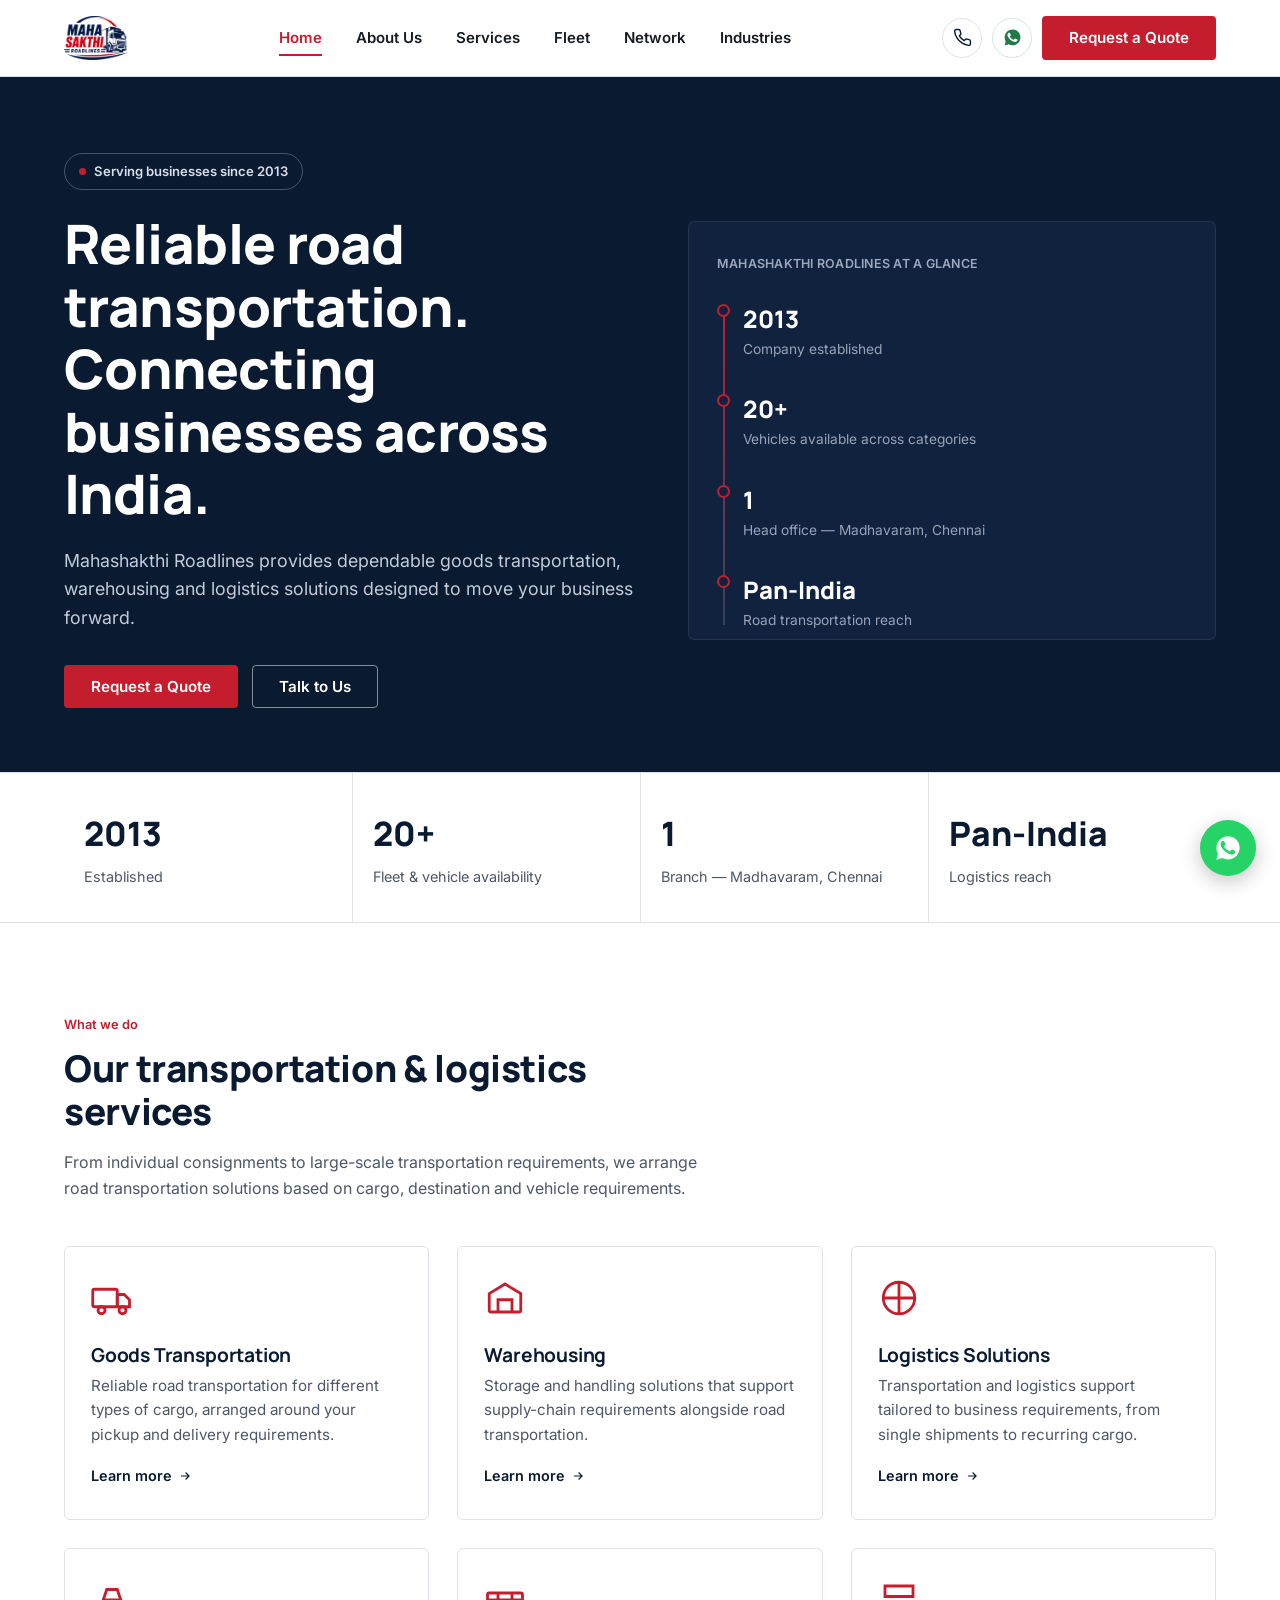
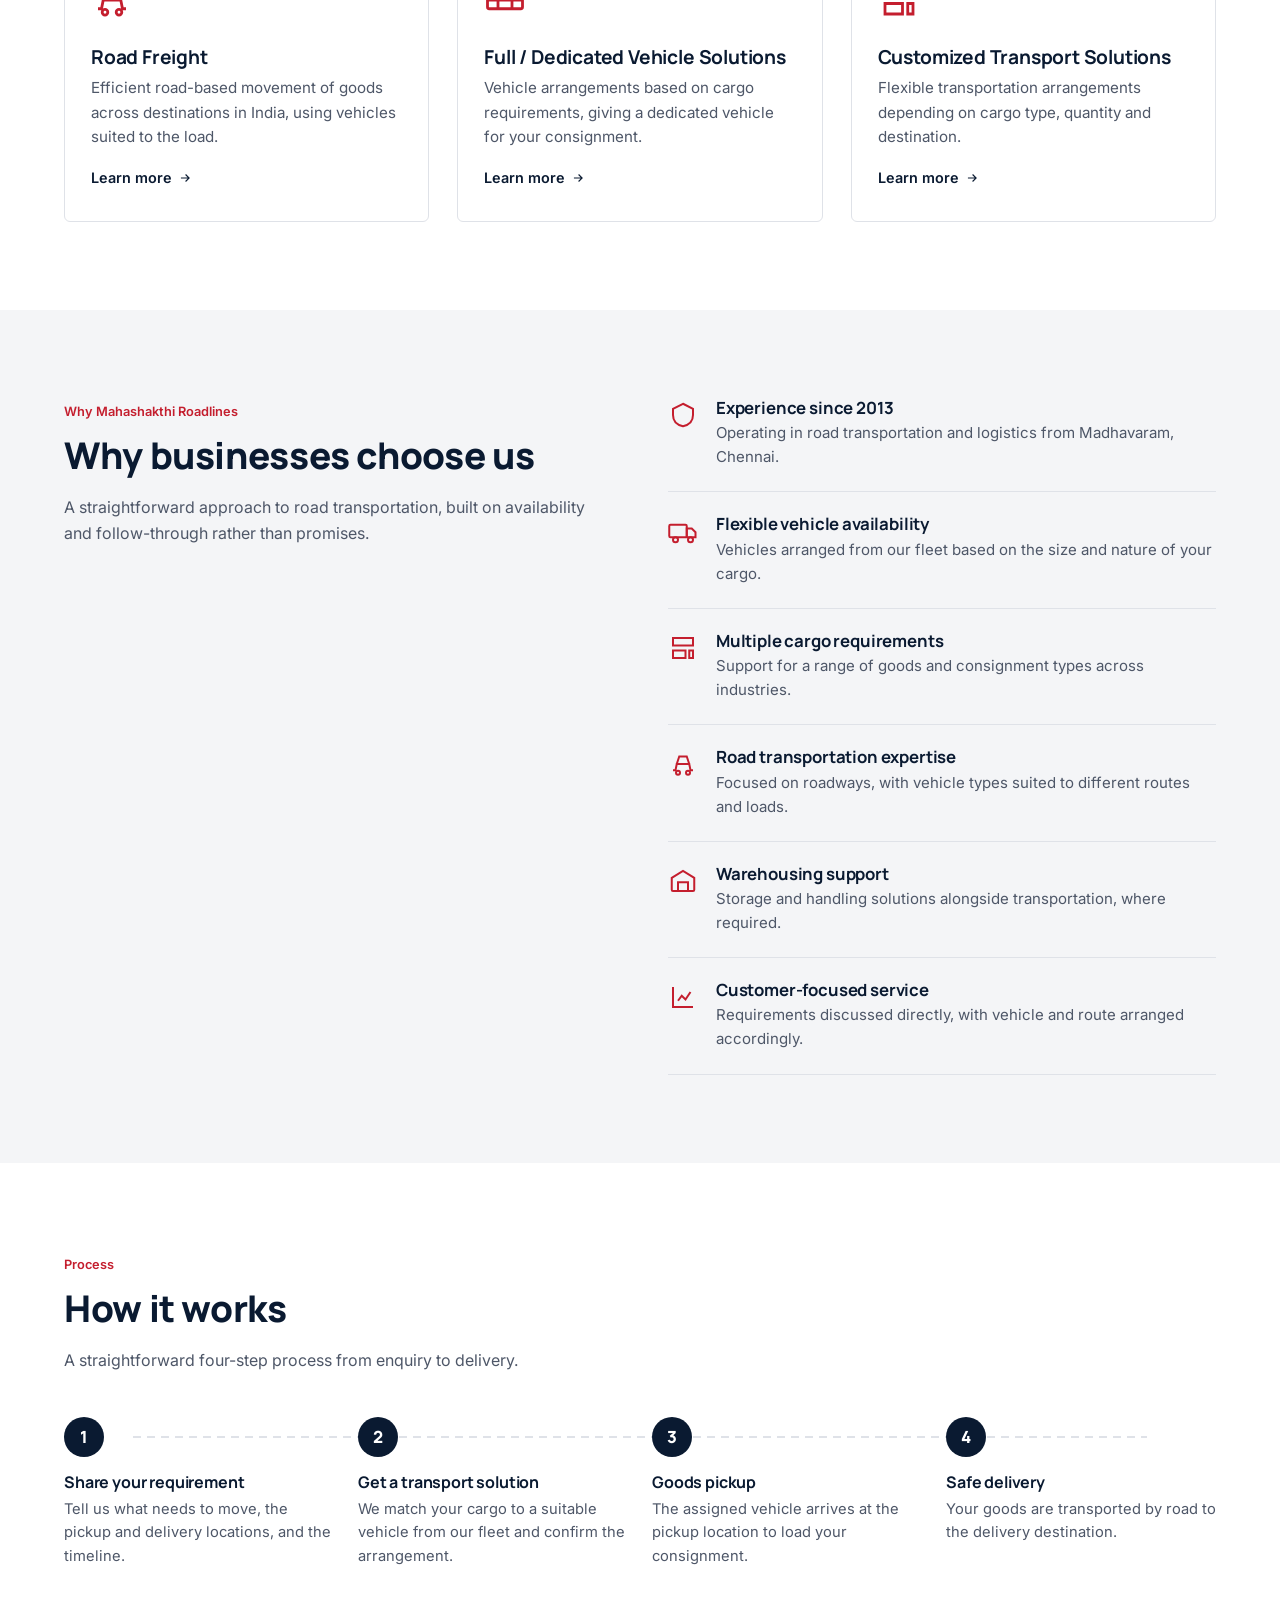
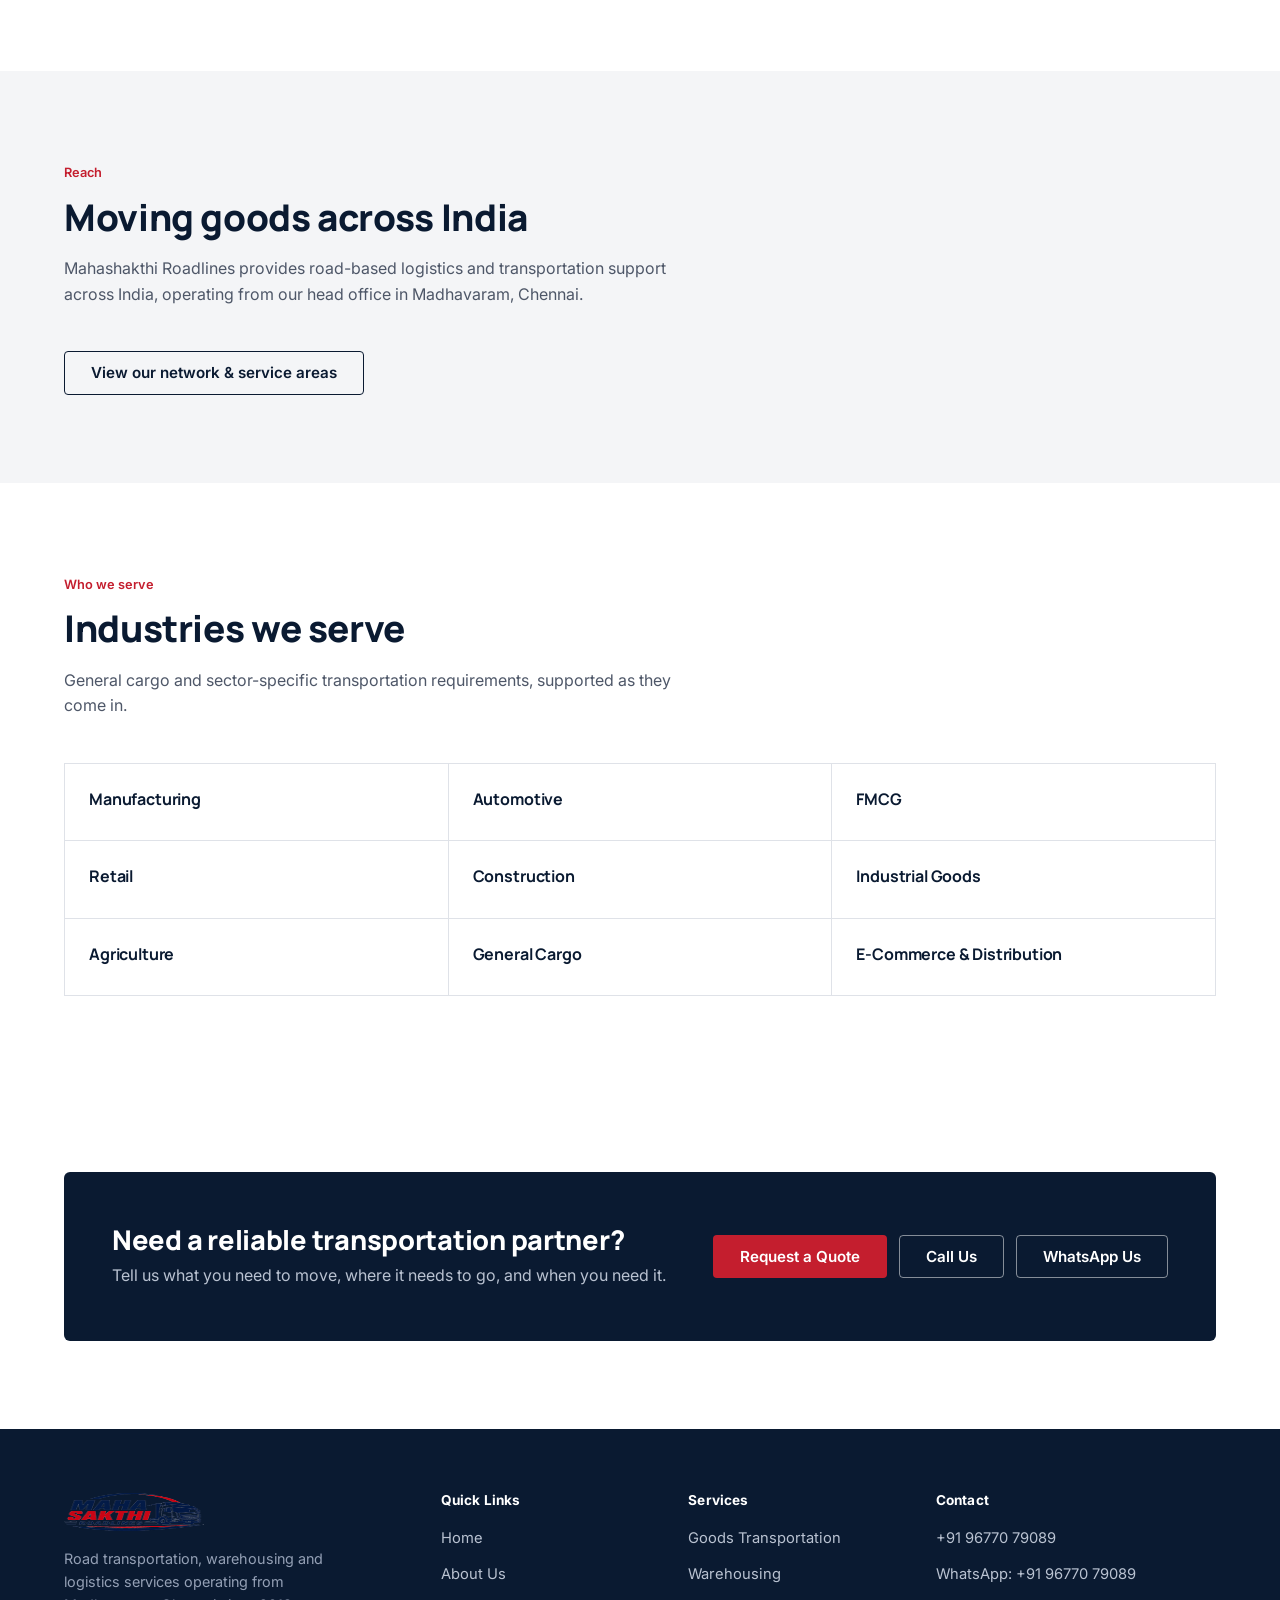
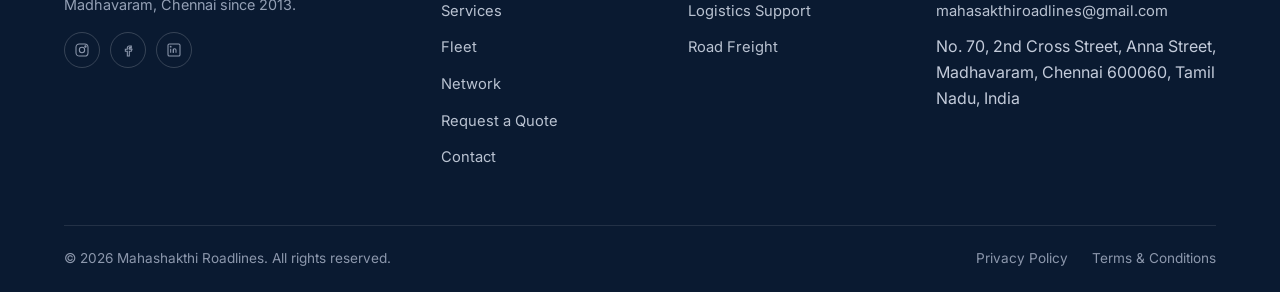
<file: index.html>
<!DOCTYPE html>
<html lang="en">
<head>
<meta charset="UTF-8">
<meta name="viewport" content="width=device-width, initial-scale=1.0">
<title>Mahashakthi Roadlines | Transportation & Logistics Company in Chennai</title>
<meta name="description" content="Mahashakthi Roadlines provides goods transportation, warehousing and logistics solutions from Madhavaram, Chennai, serving transportation requirements across India.">
<link rel="canonical" href="https://www.mahashakthiroadlines.com/">
<meta property="og:title" content="Mahashakthi Roadlines | Transportation & Logistics Company in Chennai">
<meta property="og:description" content="Mahashakthi Roadlines provides goods transportation, warehousing and logistics solutions from Madhavaram, Chennai, serving transportation requirements across India.">
<meta property="og:type" content="website">
<meta property="og:image" content="https://www.mahashakthiroadlines.com/assets/logo-600.png">
<meta property="og:url" content="https://www.mahashakthiroadlines.com/">
<meta name="twitter:card" content="summary">
<link rel="icon" type="image/png" href="assets/favicon-32.png">
<link rel="apple-touch-icon" href="assets/apple-touch-icon.png">
<link rel="preconnect" href="https://fonts.googleapis.com">
<link rel="preconnect" href="https://fonts.gstatic.com" crossorigin>
<link href="https://fonts.googleapis.com/css2?family=Inter:wght@400;500;600;700&family=Manrope:wght@700;800&display=swap" rel="stylesheet">
<link rel="stylesheet" href="css/style.css">
</head>
<body>
  <header class="site-header">
    <div class="container header-inner">
      <a class="brand" href="index.html" aria-label="Mahashakthi Roadlines — Home">
        <img src="assets/logo-300.png" alt="Mahashakthi Roadlines logo" width="160" height="110">
      </a>
      <nav class="main-nav" aria-label="Primary">
        <a href="index.html" class="active">Home</a>
        <a href="about.html">About Us</a>
        <a href="services.html">Services</a>
        <a href="fleet.html">Fleet</a>
        <a href="network.html">Network</a>
        <a href="industries.html">Industries</a>
      </nav>
      <div class="header-actions">
        <a class="icon-btn call-desktop" href="tel:+919677079089" aria-label="Call Mahashakthi Roadlines"><svg viewBox="0 0 24 24" fill="none" stroke="currentColor" stroke-width="1.8"><path d="M22 16.92v3a2 2 0 0 1-2.18 2 19.79 19.79 0 0 1-8.63-3.07 19.5 19.5 0 0 1-6-6 19.79 19.79 0 0 1-3.07-8.67A2 2 0 0 1 4.11 2h3a2 2 0 0 1 2 1.72c.12.9.34 1.79.65 2.65a2 2 0 0 1-.45 2.11L8.09 9.91a16 16 0 0 0 6 6l1.43-1.43a2 2 0 0 1 2.11-.45c.86.31 1.75.53 2.65.65A2 2 0 0 1 22 16.92z"/></svg></a>
        <a class="icon-btn whatsapp" data-wa-link href="#" aria-label="Chat on WhatsApp"><svg viewBox="0 0 24 24" fill="currentColor"><path d="M12.04 2c-5.5 0-9.96 4.46-9.96 9.96 0 1.76.46 3.44 1.32 4.94L2 22l5.24-1.37c1.44.79 3.06 1.2 4.8 1.2h.01c5.5 0 9.96-4.46 9.96-9.96S17.55 2 12.04 2zm5.86 14.1c-.25.7-1.45 1.34-2 1.43-.53.08-1.2.11-1.94-.12-.45-.14-1.02-.33-1.76-.64-3.1-1.34-5.12-4.46-5.28-4.67-.16-.21-1.26-1.68-1.26-3.2s.79-2.28 1.07-2.59c.28-.31.6-.38.8-.38.2 0 .4 0 .58.01.19.01.44-.07.68.53.25.6.85 2.08.92 2.23.08.16.13.34.02.55-.1.21-.16.34-.31.52-.16.18-.33.4-.47.54-.16.16-.32.33-.14.64.19.31.83 1.37 1.78 2.22 1.22 1.09 2.25 1.43 2.56 1.59.31.16.49.13.67-.08.19-.21.79-.92 1-1.24.21-.31.42-.26.7-.16.29.1 1.83.86 2.15 1.02.31.16.52.23.6.36.08.13.08.75-.17 1.45z"/></svg></a>
        <a class="btn btn-primary" href="quote.html">Request a Quote</a>
        <button class="nav-toggle" aria-label="Open menu" aria-expanded="false"><svg viewBox="0 0 24 24" fill="none" stroke="currentColor" stroke-width="2"><path d="M4 7h16M4 12h16M4 17h16"/></svg></button>
      </div>
    </div>
  </header>

  <div class="mobile-nav" role="dialog" aria-label="Mobile menu">
    <div class="container">
      <div style="display:flex;justify-content:flex-end;padding:8px 0 4px;">
        <button class="nav-toggle" aria-label="Close menu"><svg viewBox="0 0 24 24" fill="none" stroke="currentColor" stroke-width="2"><path d="M6 6l12 12M18 6L6 18"/></svg></button>
      </div>
      <nav aria-label="Mobile primary">
        <a href="index.html" class="active">Home</a>
        <a href="about.html">About Us</a>
        <a href="services.html">Services</a>
        <a href="fleet.html">Fleet</a>
        <a href="network.html">Network</a>
        <a href="industries.html">Industries</a>
      </nav>
      <div class="mobile-nav-contact">
        <a class="btn btn-primary btn-block" href="quote.html">Request a Quote</a>
        <a class="btn btn-outline btn-block" href="tel:+919677079089"><svg viewBox="0 0 24 24" fill="none" stroke="currentColor" stroke-width="1.8"><path d="M22 16.92v3a2 2 0 0 1-2.18 2 19.79 19.79 0 0 1-8.63-3.07 19.5 19.5 0 0 1-6-6 19.79 19.79 0 0 1-3.07-8.67A2 2 0 0 1 4.11 2h3a2 2 0 0 1 2 1.72c.12.9.34 1.79.65 2.65a2 2 0 0 1-.45 2.11L8.09 9.91a16 16 0 0 0 6 6l1.43-1.43a2 2 0 0 1 2.11-.45c.86.31 1.75.53 2.65.65A2 2 0 0 1 22 16.92z"/></svg> Call +91 96770 79089</a>
        <a class="btn btn-outline btn-block" data-wa-link href="#"><svg viewBox="0 0 24 24" fill="currentColor"><path d="M12.04 2c-5.5 0-9.96 4.46-9.96 9.96 0 1.76.46 3.44 1.32 4.94L2 22l5.24-1.37c1.44.79 3.06 1.2 4.8 1.2h.01c5.5 0 9.96-4.46 9.96-9.96S17.55 2 12.04 2zm5.86 14.1c-.25.7-1.45 1.34-2 1.43-.53.08-1.2.11-1.94-.12-.45-.14-1.02-.33-1.76-.64-3.1-1.34-5.12-4.46-5.28-4.67-.16-.21-1.26-1.68-1.26-3.2s.79-2.28 1.07-2.59c.28-.31.6-.38.8-.38.2 0 .4 0 .58.01.19.01.44-.07.68.53.25.6.85 2.08.92 2.23.08.16.13.34.02.55-.1.21-.16.34-.31.52-.16.18-.33.4-.47.54-.16.16-.32.33-.14.64.19.31.83 1.37 1.78 2.22 1.22 1.09 2.25 1.43 2.56 1.59.31.16.49.13.67-.08.19-.21.79-.92 1-1.24.21-.31.42-.26.7-.16.29.1 1.83.86 2.15 1.02.31.16.52.23.6.36.08.13.08.75-.17 1.45z"/></svg> WhatsApp Us</a>
      </div>
    </div>
  </div>


  <!-- HERO -->
  <section class="hero">
    <div class="container hero-grid">
      <div class="hero-copy reveal">
        <span class="hero-badge"><span class="dot"></span>Serving businesses since 2013</span>
        <h1>Reliable road transportation.<br>Connecting businesses across India.</h1>
        <p class="lead">Mahashakthi Roadlines provides dependable goods transportation, warehousing and logistics solutions designed to move your business forward.</p>
        <div class="hero-ctas">
          <a class="btn btn-primary" href="quote.html">Request a Quote</a>
          <a class="btn btn-outline-light" href="contact.html">Talk to Us</a>
        </div>
      </div>
      <div class="hero-visual reveal">
        <div class="route-panel">
          <div class="route-panel-title">MAHASHAKTHI ROADLINES AT A GLANCE</div>
          <div class="route-track">
            <div class="route-stop"><div class="fig">2013</div><div class="lbl">Company established</div></div>
            <div class="route-stop"><div class="fig">20+</div><div class="lbl">Vehicles available across categories</div></div>
            <div class="route-stop"><div class="fig">1</div><div class="lbl">Head office &mdash; Madhavaram, Chennai</div></div>
            <div class="route-stop"><div class="fig">Pan-India</div><div class="lbl">Road transportation reach</div></div>
          </div>
        </div>
      </div>
    </div>
  </section>

  <!-- STATS STRIP -->
  <section class="stats-strip">
    <div class="container stats-row">
      <div class="stat-cell reveal"><div class="stat-fig"><span data-count-to="2013">0</span></div><div class="stat-lbl">Established</div></div>
      <div class="stat-cell reveal"><div class="stat-fig"><span data-count-to="20" data-count-suffix="+">0</span></div><div class="stat-lbl">Fleet &amp; vehicle availability</div></div>
      <div class="stat-cell reveal"><div class="stat-fig"><span data-count-to="1">0</span></div><div class="stat-lbl">Branch &mdash; Madhavaram, Chennai</div></div>
      <div class="stat-cell reveal"><div class="stat-fig">Pan-India</div><div class="stat-lbl">Logistics reach</div></div>
    </div>
  </section>

  <!-- SERVICES -->
  <section class="section">
    <div class="container">
      <div class="section-head reveal">
        <span class="eyebrow">What we do</span>
        <h2>Our transportation &amp; logistics services</h2>
        <p>From individual consignments to large-scale transportation requirements, we arrange road transportation solutions based on cargo, destination and vehicle requirements.</p>
      </div>
      <div class="grid grid-3">
        <div class="service-card reveal">
          <svg class="icon" viewBox="0 0 24 24" fill="none" stroke="currentColor" stroke-width="1.6"><rect x="1" y="7" width="14" height="10" rx="1"/><path d="M15 10h4l3 3v4h-7z"/><circle cx="6" cy="19" r="2"/><circle cx="18" cy="19" r="2"/></svg>
          <h3>Goods Transportation</h3>
          <p>Reliable road transportation for different types of cargo, arranged around your pickup and delivery requirements.</p>
          <a class="card-link" href="services.html">Learn more <svg viewBox="0 0 24 24" fill="none" stroke="currentColor" stroke-width="2"><path d="M5 12h14M13 6l6 6-6 6"/></svg></a>
        </div>
        <div class="service-card reveal">
          <svg class="icon" viewBox="0 0 24 24" fill="none" stroke="currentColor" stroke-width="1.6"><path d="M3 9.5 12 4l9 5.5V19a1 1 0 0 1-1 1H4a1 1 0 0 1-1-1z"/><path d="M8 20v-7h8v7"/></svg>
          <h3>Warehousing</h3>
          <p>Storage and handling solutions that support supply-chain requirements alongside road transportation.</p>
          <a class="card-link" href="services.html">Learn more <svg viewBox="0 0 24 24" fill="none" stroke="currentColor" stroke-width="2"><path d="M5 12h14M13 6l6 6-6 6"/></svg></a>
        </div>
        <div class="service-card reveal">
          <svg class="icon" viewBox="0 0 24 24" fill="none" stroke="currentColor" stroke-width="1.6"><circle cx="12" cy="12" r="9"/><path d="M12 3v18M3 12h18"/></svg>
          <h3>Logistics Solutions</h3>
          <p>Transportation and logistics support tailored to business requirements, from single shipments to recurring cargo.</p>
          <a class="card-link" href="services.html">Learn more <svg viewBox="0 0 24 24" fill="none" stroke="currentColor" stroke-width="2"><path d="M5 12h14M13 6l6 6-6 6"/></svg></a>
        </div>
        <div class="service-card reveal">
          <svg class="icon" viewBox="0 0 24 24" fill="none" stroke="currentColor" stroke-width="1.6"><path d="M4 17h2l1-5h10l1 5h2"/><path d="M7 12 9 6h6l2 6"/><circle cx="8" cy="19" r="1.6"/><circle cx="16" cy="19" r="1.6"/></svg>
          <h3>Road Freight</h3>
          <p>Efficient road-based movement of goods across destinations in India, using vehicles suited to the load.</p>
          <a class="card-link" href="services.html">Learn more <svg viewBox="0 0 24 24" fill="none" stroke="currentColor" stroke-width="2"><path d="M5 12h14M13 6l6 6-6 6"/></svg></a>
        </div>
        <div class="service-card reveal">
          <svg class="icon" viewBox="0 0 24 24" fill="none" stroke="currentColor" stroke-width="1.6"><rect x="2" y="8" width="20" height="9" rx="1"/><path d="M2 12h20M8 8v9M16 8v9"/></svg>
          <h3>Full / Dedicated Vehicle Solutions</h3>
          <p>Vehicle arrangements based on cargo requirements, giving a dedicated vehicle for your consignment.</p>
          <a class="card-link" href="services.html">Learn more <svg viewBox="0 0 24 24" fill="none" stroke="currentColor" stroke-width="2"><path d="M5 12h14M13 6l6 6-6 6"/></svg></a>
        </div>
        <div class="service-card reveal">
          <svg class="icon" viewBox="0 0 24 24" fill="none" stroke="currentColor" stroke-width="1.6"><path d="M4 4h16v6H4zM4 14h10v6H4zM17 14h3v6h-3z"/></svg>
          <h3>Customized Transport Solutions</h3>
          <p>Flexible transportation arrangements depending on cargo type, quantity and destination.</p>
          <a class="card-link" href="services.html">Learn more <svg viewBox="0 0 24 24" fill="none" stroke="currentColor" stroke-width="2"><path d="M5 12h14M13 6l6 6-6 6"/></svg></a>
        </div>
      </div>
    </div>
  </section>

  <!-- WHY CHOOSE US -->
  <section class="section section--alt">
    <div class="container grid grid-2" style="align-items:start;gap:56px;">
      <div class="reveal">
        <span class="eyebrow">Why Mahashakthi Roadlines</span>
        <h2>Why businesses choose us</h2>
        <p>A straightforward approach to road transportation, built on availability and follow-through rather than promises.</p>
      </div>
      <div class="reveal">
        <div class="reason-row">
          <svg class="icon" viewBox="0 0 24 24" fill="none" stroke="currentColor" stroke-width="1.6"><path d="M12 3l8 4v5c0 5-3.5 8-8 9-4.5-1-8-4-8-9V7z"/></svg>
          <div><h3>Experience since 2013</h3><p>Operating in road transportation and logistics from Madhavaram, Chennai.</p></div>
        </div>
        <div class="reason-row">
          <svg class="icon" viewBox="0 0 24 24" fill="none" stroke="currentColor" stroke-width="1.6"><rect x="1" y="7" width="14" height="10" rx="1"/><path d="M15 10h4l3 3v4h-7z"/><circle cx="6" cy="19" r="2"/><circle cx="18" cy="19" r="2"/></svg>
          <div><h3>Flexible vehicle availability</h3><p>Vehicles arranged from our fleet based on the size and nature of your cargo.</p></div>
        </div>
        <div class="reason-row">
          <svg class="icon" viewBox="0 0 24 24" fill="none" stroke="currentColor" stroke-width="1.6"><path d="M4 4h16v6H4zM4 14h10v6H4zM17 14h3v6h-3z"/></svg>
          <div><h3>Multiple cargo requirements</h3><p>Support for a range of goods and consignment types across industries.</p></div>
        </div>
        <div class="reason-row">
          <svg class="icon" viewBox="0 0 24 24" fill="none" stroke="currentColor" stroke-width="1.6"><path d="M7 12 9 6h6l2 6"/><path d="M4 17h2l1-5h10l1 5h2"/><circle cx="8" cy="19" r="1.6"/><circle cx="16" cy="19" r="1.6"/></svg>
          <div><h3>Road transportation expertise</h3><p>Focused on roadways, with vehicle types suited to different routes and loads.</p></div>
        </div>
        <div class="reason-row">
          <svg class="icon" viewBox="0 0 24 24" fill="none" stroke="currentColor" stroke-width="1.6"><path d="M3 9.5 12 4l9 5.5V19a1 1 0 0 1-1 1H4a1 1 0 0 1-1-1z"/><path d="M8 20v-7h8v7"/></svg>
          <div><h3>Warehousing support</h3><p>Storage and handling solutions alongside transportation, where required.</p></div>
        </div>
        <div class="reason-row">
          <svg class="icon" viewBox="0 0 24 24" fill="none" stroke="currentColor" stroke-width="1.6"><path d="M4 4v16h16"/><path d="M8 15l3-4 3 3 4-6"/></svg>
          <div><h3>Customer-focused service</h3><p>Requirements discussed directly, with vehicle and route arranged accordingly.</p></div>
        </div>
      </div>
    </div>
  </section>

  <!-- HOW IT WORKS -->
  <section class="section">
    <div class="container">
      <div class="section-head reveal">
        <span class="eyebrow">Process</span>
        <h2>How it works</h2>
        <p>A straightforward four-step process from enquiry to delivery.</p>
      </div>
      <div class="process-track reveal">
        <div class="process-step"><div class="num">1</div><h3>Share your requirement</h3><p>Tell us what needs to move, the pickup and delivery locations, and the timeline.</p></div>
        <div class="process-step"><div class="num">2</div><h3>Get a transport solution</h3><p>We match your cargo to a suitable vehicle from our fleet and confirm the arrangement.</p></div>
        <div class="process-step"><div class="num">3</div><h3>Goods pickup</h3><p>The assigned vehicle arrives at the pickup location to load your consignment.</p></div>
        <div class="process-step"><div class="num">4</div><h3>Safe delivery</h3><p>Your goods are transported by road to the delivery destination.</p></div>
      </div>
    </div>
  </section>

  <!-- NETWORK PREVIEW -->
  <section class="section section--alt">
    <div class="container">
      <div class="section-head reveal">
        <span class="eyebrow">Reach</span>
        <h2>Moving goods across India</h2>
        <p>Mahashakthi Roadlines provides road-based logistics and transportation support across India, operating from our head office in Madhavaram, Chennai.</p>
      </div>
      <div class="reveal">
        <a class="btn btn-outline" href="network.html">View our network &amp; service areas</a>
      </div>
    </div>
  </section>

  <!-- INDUSTRIES -->
  <section class="section">
    <div class="container">
      <div class="section-head reveal">
        <span class="eyebrow">Who we serve</span>
        <h2>Industries we serve</h2>
        <p>General cargo and sector-specific transportation requirements, supported as they come in.</p>
      </div>
      <div class="industry-grid reveal">
        <div class="industry-cell"><h3>Manufacturing</h3></div>
        <div class="industry-cell"><h3>Automotive</h3></div>
        <div class="industry-cell"><h3>FMCG</h3></div>
        <div class="industry-cell"><h3>Retail</h3></div>
        <div class="industry-cell"><h3>Construction</h3></div>
        <div class="industry-cell"><h3>Industrial Goods</h3></div>
        <div class="industry-cell"><h3>Agriculture</h3></div>
        <div class="industry-cell"><h3>General Cargo</h3></div>
        <div class="industry-cell"><h3>E-Commerce &amp; Distribution</h3></div>
      </div>
    </div>
  </section>

  <!-- CTA -->
  <section class="section">
    <div class="container">
      <div class="cta-band reveal">
        <div>
          <h2>Need a reliable transportation partner?</h2>
          <p>Tell us what you need to move, where it needs to go, and when you need it.</p>
        </div>
        <div class="cta-band-actions">
          <a class="btn btn-primary" href="quote.html">Request a Quote</a>
          <a class="btn btn-outline-light" href="tel:+919677079089">Call Us</a>
          <a class="btn btn-outline-light" data-wa-link href="#">WhatsApp Us</a>
        </div>
      </div>
    </div>
  </section>

  <footer class="site-footer">
    <div class="container">
      <div class="footer-grid">
        <div class="footer-brand">
          <img src="assets/logo-300.png" alt="Mahashakthi Roadlines logo" width="140" height="96">
          <p>Road transportation, warehousing and logistics services operating from Madhavaram, Chennai since 2013.</p>
          <div class="footer-social" aria-label="Social media (accounts to be added)">
            <a href="#" aria-label="Instagram (coming soon)" tabindex="-1" aria-disabled="true"><svg viewBox="0 0 24 24" fill="none" stroke="currentColor" stroke-width="1.6"><rect x="3" y="3" width="18" height="18" rx="5"/><circle cx="12" cy="12" r="4"/><circle cx="17.2" cy="6.8" r="1"/></svg></a>
            <a href="#" aria-label="Facebook (coming soon)" tabindex="-1" aria-disabled="true"><svg viewBox="0 0 24 24" fill="none" stroke="currentColor" stroke-width="1.6"><path d="M14 9h3V6h-3c-1.66 0-3 1.34-3 3v2H8v3h3v7h3v-7h3l1-3h-4V9c0-.55.45-1 1-1z"/></svg></a>
            <a href="#" aria-label="LinkedIn (coming soon)" tabindex="-1" aria-disabled="true"><svg viewBox="0 0 24 24" fill="none" stroke="currentColor" stroke-width="1.6"><rect x="3" y="3" width="18" height="18" rx="2"/><line x1="7" y1="10" x2="7" y2="16"/><circle cx="7" cy="7" r="0.6" fill="currentColor"/><path d="M11 16v-4a2 2 0 0 1 4 0v4"/><line x1="11" y1="10" x2="11" y2="16"/></svg></a>
          </div>
        </div>
        <div class="footer-col">
          <h4>Quick Links</h4>
          <ul>
            <li><a href="index.html">Home</a></li>
            <li><a href="about.html">About Us</a></li>
            <li><a href="services.html">Services</a></li>
            <li><a href="fleet.html">Fleet</a></li>
            <li><a href="network.html">Network</a></li>
            <li><a href="quote.html">Request a Quote</a></li>
            <li><a href="contact.html">Contact</a></li>
          </ul>
        </div>
        <div class="footer-col">
          <h4>Services</h4>
          <ul>
            <li><a href="services.html">Goods Transportation</a></li>
            <li><a href="services.html">Warehousing</a></li>
            <li><a href="services.html">Logistics Support</a></li>
            <li><a href="services.html">Road Freight</a></li>
          </ul>
        </div>
        <div class="footer-col">
          <h4>Contact</h4>
          <ul>
            <li><a href="tel:+919677079089">+91 96770 79089</a></li>
            <li><a data-wa-link href="#">WhatsApp: +91 96770 79089</a></li>
            <li><a href="mailto:mahasakthiroadlines@gmail.com">mahasakthiroadlines@gmail.com</a></li>
            <li>No. 70, 2nd Cross Street, Anna Street, Madhavaram, Chennai&nbsp;600060, Tamil Nadu, India</li>
          </ul>
        </div>
      </div>
      <div class="footer-bottom">
        <span>&copy; 2026 Mahashakthi Roadlines. All rights reserved.</span>
        <span class="footer-bottom-links">
          <a href="privacy.html">Privacy Policy</a>
          <a href="terms.html">Terms &amp; Conditions</a>
        </span>
      </div>
    </div>
  </footer>

  <a class="wa-float" data-wa-link href="#" aria-label="Chat on WhatsApp"><svg viewBox="0 0 24 24" fill="currentColor"><path d="M12.04 2c-5.5 0-9.96 4.46-9.96 9.96 0 1.76.46 3.44 1.32 4.94L2 22l5.24-1.37c1.44.79 3.06 1.2 4.8 1.2h.01c5.5 0 9.96-4.46 9.96-9.96S17.55 2 12.04 2zm5.86 14.1c-.25.7-1.45 1.34-2 1.43-.53.08-1.2.11-1.94-.12-.45-.14-1.02-.33-1.76-.64-3.1-1.34-5.12-4.46-5.28-4.67-.16-.21-1.26-1.68-1.26-3.2s.79-2.28 1.07-2.59c.28-.31.6-.38.8-.38.2 0 .4 0 .58.01.19.01.44-.07.68.53.25.6.85 2.08.92 2.23.08.16.13.34.02.55-.1.21-.16.34-.31.52-.16.18-.33.4-.47.54-.16.16-.32.33-.14.64.19.31.83 1.37 1.78 2.22 1.22 1.09 2.25 1.43 2.56 1.59.31.16.49.13.67-.08.19-.21.79-.92 1-1.24.21-.31.42-.26.7-.16.29.1 1.83.86 2.15 1.02.31.16.52.23.6.36.08.13.08.75-.17 1.45z"/></svg></a>

  <div class="mobile-action-bar">
    <div class="row">
      <a href="tel:+919677079089"><svg viewBox="0 0 24 24" fill="none" stroke="currentColor" stroke-width="1.8"><path d="M22 16.92v3a2 2 0 0 1-2.18 2 19.79 19.79 0 0 1-8.63-3.07 19.5 19.5 0 0 1-6-6 19.79 19.79 0 0 1-3.07-8.67A2 2 0 0 1 4.11 2h3a2 2 0 0 1 2 1.72c.12.9.34 1.79.65 2.65a2 2 0 0 1-.45 2.11L8.09 9.91a16 16 0 0 0 6 6l1.43-1.43a2 2 0 0 1 2.11-.45c.86.31 1.75.53 2.65.65A2 2 0 0 1 22 16.92z"/></svg><span>Call</span></a>
      <a data-wa-link href="#"><svg viewBox="0 0 24 24" fill="currentColor"><path d="M12.04 2c-5.5 0-9.96 4.46-9.96 9.96 0 1.76.46 3.44 1.32 4.94L2 22l5.24-1.37c1.44.79 3.06 1.2 4.8 1.2h.01c5.5 0 9.96-4.46 9.96-9.96S17.55 2 12.04 2zm5.86 14.1c-.25.7-1.45 1.34-2 1.43-.53.08-1.2.11-1.94-.12-.45-.14-1.02-.33-1.76-.64-3.1-1.34-5.12-4.46-5.28-4.67-.16-.21-1.26-1.68-1.26-3.2s.79-2.28 1.07-2.59c.28-.31.6-.38.8-.38.2 0 .4 0 .58.01.19.01.44-.07.68.53.25.6.85 2.08.92 2.23.08.16.13.34.02.55-.1.21-.16.34-.31.52-.16.18-.33.4-.47.54-.16.16-.32.33-.14.64.19.31.83 1.37 1.78 2.22 1.22 1.09 2.25 1.43 2.56 1.59.31.16.49.13.67-.08.19-.21.79-.92 1-1.24.21-.31.42-.26.7-.16.29.1 1.83.86 2.15 1.02.31.16.52.23.6.36.08.13.08.75-.17 1.45z"/></svg><span>WhatsApp</span></a>
      <a href="quote.html"><span>Get a Quote</span></a>
    </div>
  </div>

  <script src="js/main.js"></script>

</body>
</html>
</file>
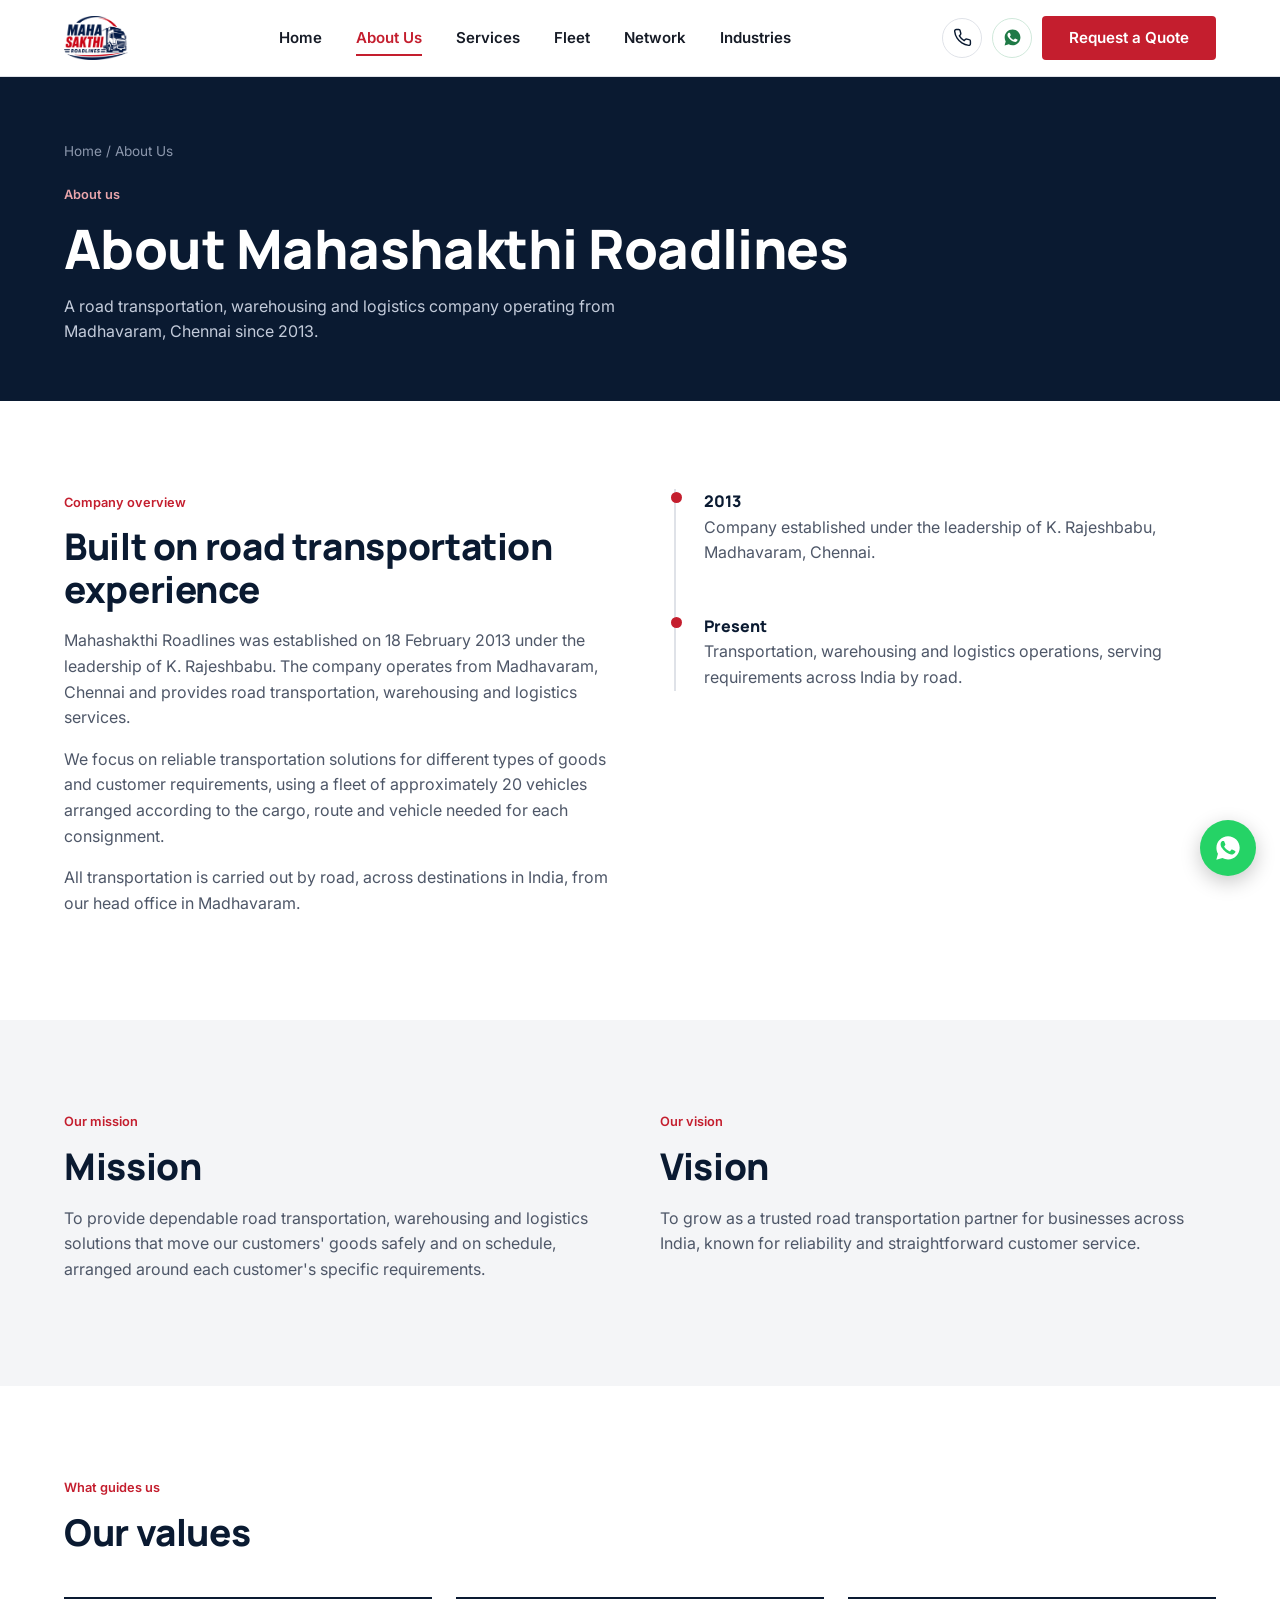
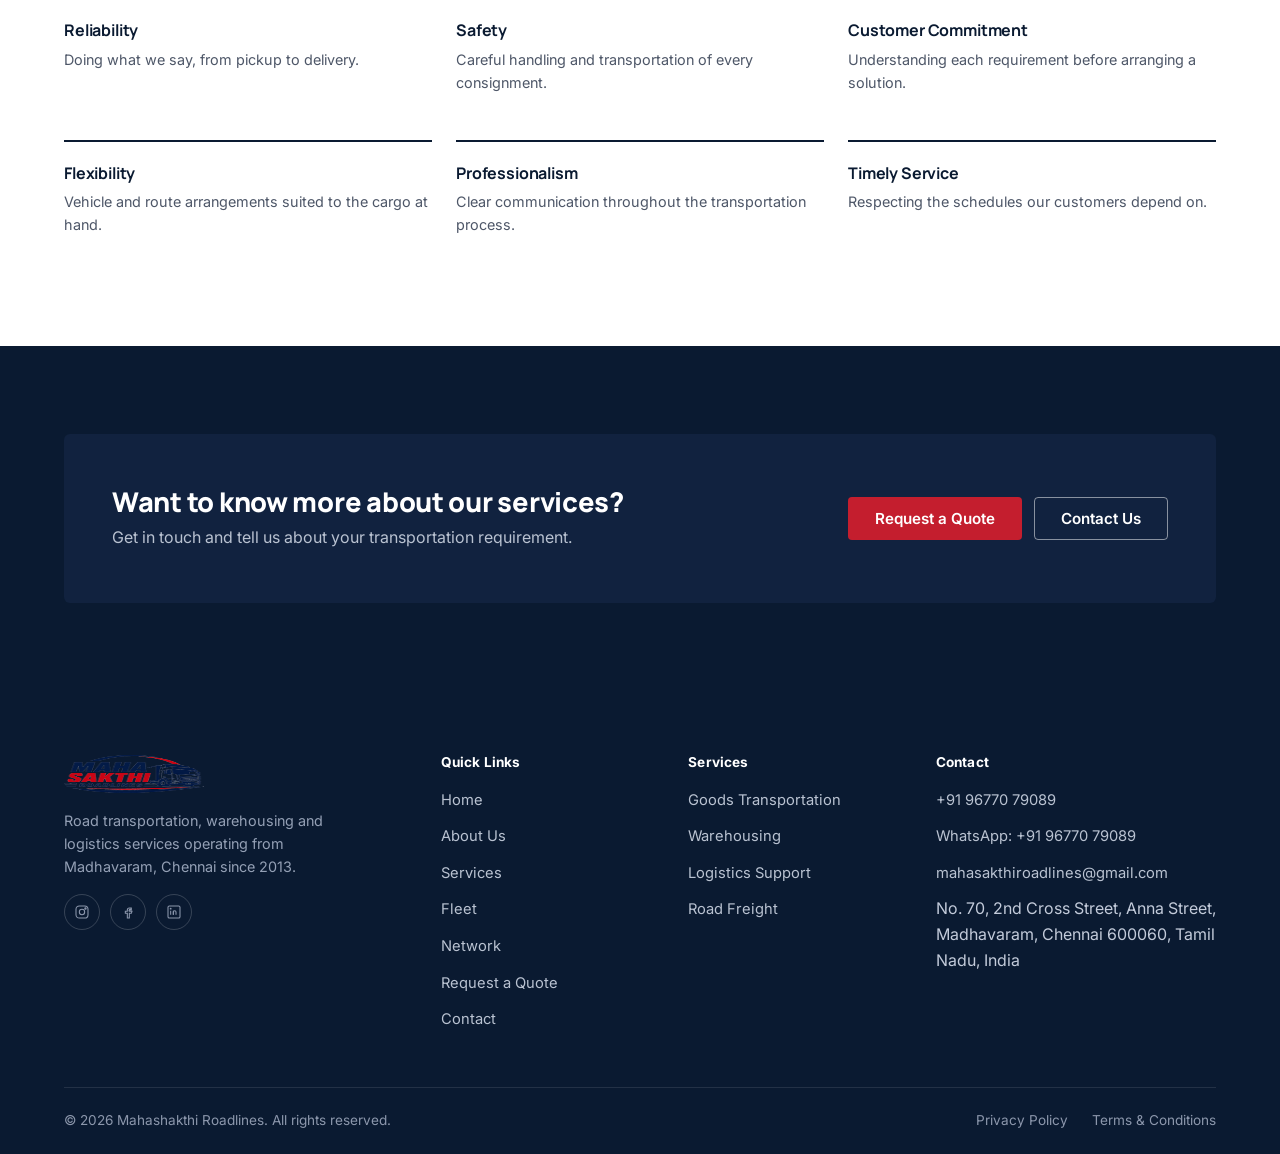
<file: about.html>
<!DOCTYPE html>
<html lang="en">
<head>
<meta charset="UTF-8">
<meta name="viewport" content="width=device-width, initial-scale=1.0">
<title>About Us | Mahashakthi Roadlines</title>
<meta name="description" content="Mahashakthi Roadlines was established on 18 February 2013 under K. Rajeshbabu, operating road transportation, warehousing and logistics services from Madhavaram, Chennai.">
<link rel="canonical" href="https://www.mahashakthiroadlines.com/about.html">
<meta property="og:title" content="About Us | Mahashakthi Roadlines">
<meta property="og:description" content="Mahashakthi Roadlines was established on 18 February 2013 under K. Rajeshbabu, operating road transportation, warehousing and logistics services from Madhavaram, Chennai.">
<meta property="og:type" content="website">
<meta property="og:image" content="https://www.mahashakthiroadlines.com/assets/logo-600.png">
<meta property="og:url" content="https://www.mahashakthiroadlines.com/about.html">
<meta name="twitter:card" content="summary">
<link rel="icon" type="image/png" href="assets/favicon-32.png">
<link rel="apple-touch-icon" href="assets/apple-touch-icon.png">
<link rel="preconnect" href="https://fonts.googleapis.com">
<link rel="preconnect" href="https://fonts.gstatic.com" crossorigin>
<link href="https://fonts.googleapis.com/css2?family=Inter:wght@400;500;600;700&family=Manrope:wght@700;800&display=swap" rel="stylesheet">
<link rel="stylesheet" href="css/style.css">
</head>
<body>
  <header class="site-header">
    <div class="container header-inner">
      <a class="brand" href="index.html" aria-label="Mahashakthi Roadlines — Home">
        <img src="assets/logo-300.png" alt="Mahashakthi Roadlines logo" width="160" height="110">
      </a>
      <nav class="main-nav" aria-label="Primary">
        <a href="index.html">Home</a>
        <a href="about.html" class="active">About Us</a>
        <a href="services.html">Services</a>
        <a href="fleet.html">Fleet</a>
        <a href="network.html">Network</a>
        <a href="industries.html">Industries</a>
      </nav>
      <div class="header-actions">
        <a class="icon-btn call-desktop" href="tel:+919677079089" aria-label="Call Mahashakthi Roadlines"><svg viewBox="0 0 24 24" fill="none" stroke="currentColor" stroke-width="1.8"><path d="M22 16.92v3a2 2 0 0 1-2.18 2 19.79 19.79 0 0 1-8.63-3.07 19.5 19.5 0 0 1-6-6 19.79 19.79 0 0 1-3.07-8.67A2 2 0 0 1 4.11 2h3a2 2 0 0 1 2 1.72c.12.9.34 1.79.65 2.65a2 2 0 0 1-.45 2.11L8.09 9.91a16 16 0 0 0 6 6l1.43-1.43a2 2 0 0 1 2.11-.45c.86.31 1.75.53 2.65.65A2 2 0 0 1 22 16.92z"/></svg></a>
        <a class="icon-btn whatsapp" data-wa-link href="#" aria-label="Chat on WhatsApp"><svg viewBox="0 0 24 24" fill="currentColor"><path d="M12.04 2c-5.5 0-9.96 4.46-9.96 9.96 0 1.76.46 3.44 1.32 4.94L2 22l5.24-1.37c1.44.79 3.06 1.2 4.8 1.2h.01c5.5 0 9.96-4.46 9.96-9.96S17.55 2 12.04 2zm5.86 14.1c-.25.7-1.45 1.34-2 1.43-.53.08-1.2.11-1.94-.12-.45-.14-1.02-.33-1.76-.64-3.1-1.34-5.12-4.46-5.28-4.67-.16-.21-1.26-1.68-1.26-3.2s.79-2.28 1.07-2.59c.28-.31.6-.38.8-.38.2 0 .4 0 .58.01.19.01.44-.07.68.53.25.6.85 2.08.92 2.23.08.16.13.34.02.55-.1.21-.16.34-.31.52-.16.18-.33.4-.47.54-.16.16-.32.33-.14.64.19.31.83 1.37 1.78 2.22 1.22 1.09 2.25 1.43 2.56 1.59.31.16.49.13.67-.08.19-.21.79-.92 1-1.24.21-.31.42-.26.7-.16.29.1 1.83.86 2.15 1.02.31.16.52.23.6.36.08.13.08.75-.17 1.45z"/></svg></a>
        <a class="btn btn-primary" href="quote.html">Request a Quote</a>
        <button class="nav-toggle" aria-label="Open menu" aria-expanded="false"><svg viewBox="0 0 24 24" fill="none" stroke="currentColor" stroke-width="2"><path d="M4 7h16M4 12h16M4 17h16"/></svg></button>
      </div>
    </div>
  </header>

  <div class="mobile-nav" role="dialog" aria-label="Mobile menu">
    <div class="container">
      <div style="display:flex;justify-content:flex-end;padding:8px 0 4px;">
        <button class="nav-toggle" aria-label="Close menu"><svg viewBox="0 0 24 24" fill="none" stroke="currentColor" stroke-width="2"><path d="M6 6l12 12M18 6L6 18"/></svg></button>
      </div>
      <nav aria-label="Mobile primary">
        <a href="index.html">Home</a>
        <a href="about.html" class="active">About Us</a>
        <a href="services.html">Services</a>
        <a href="fleet.html">Fleet</a>
        <a href="network.html">Network</a>
        <a href="industries.html">Industries</a>
      </nav>
      <div class="mobile-nav-contact">
        <a class="btn btn-primary btn-block" href="quote.html">Request a Quote</a>
        <a class="btn btn-outline btn-block" href="tel:+919677079089"><svg viewBox="0 0 24 24" fill="none" stroke="currentColor" stroke-width="1.8"><path d="M22 16.92v3a2 2 0 0 1-2.18 2 19.79 19.79 0 0 1-8.63-3.07 19.5 19.5 0 0 1-6-6 19.79 19.79 0 0 1-3.07-8.67A2 2 0 0 1 4.11 2h3a2 2 0 0 1 2 1.72c.12.9.34 1.79.65 2.65a2 2 0 0 1-.45 2.11L8.09 9.91a16 16 0 0 0 6 6l1.43-1.43a2 2 0 0 1 2.11-.45c.86.31 1.75.53 2.65.65A2 2 0 0 1 22 16.92z"/></svg> Call +91 96770 79089</a>
        <a class="btn btn-outline btn-block" data-wa-link href="#"><svg viewBox="0 0 24 24" fill="currentColor"><path d="M12.04 2c-5.5 0-9.96 4.46-9.96 9.96 0 1.76.46 3.44 1.32 4.94L2 22l5.24-1.37c1.44.79 3.06 1.2 4.8 1.2h.01c5.5 0 9.96-4.46 9.96-9.96S17.55 2 12.04 2zm5.86 14.1c-.25.7-1.45 1.34-2 1.43-.53.08-1.2.11-1.94-.12-.45-.14-1.02-.33-1.76-.64-3.1-1.34-5.12-4.46-5.28-4.67-.16-.21-1.26-1.68-1.26-3.2s.79-2.28 1.07-2.59c.28-.31.6-.38.8-.38.2 0 .4 0 .58.01.19.01.44-.07.68.53.25.6.85 2.08.92 2.23.08.16.13.34.02.55-.1.21-.16.34-.31.52-.16.18-.33.4-.47.54-.16.16-.32.33-.14.64.19.31.83 1.37 1.78 2.22 1.22 1.09 2.25 1.43 2.56 1.59.31.16.49.13.67-.08.19-.21.79-.92 1-1.24.21-.31.42-.26.7-.16.29.1 1.83.86 2.15 1.02.31.16.52.23.6.36.08.13.08.75-.17 1.45z"/></svg> WhatsApp Us</a>
      </div>
    </div>
  </div>


  <section class="page-hero">
    <div class="container">
      <div class="breadcrumb"><a href="index.html">Home</a> / About Us</div>
      <span class="eyebrow">About us</span>
      <h1>About Mahashakthi Roadlines</h1>
      <p>A road transportation, warehousing and logistics company operating from Madhavaram, Chennai since 2013.</p>
    </div>
  </section>

  <section class="section">
    <div class="container grid grid-2" style="gap:56px;">
      <div class="reveal">
        <span class="eyebrow">Company overview</span>
        <h2>Built on road transportation experience</h2>
        <p>Mahashakthi Roadlines was established on 18 February 2013 under the leadership of K. Rajeshbabu. The company operates from Madhavaram, Chennai and provides road transportation, warehousing and logistics services.</p>
        <p>We focus on reliable transportation solutions for different types of goods and customer requirements, using a fleet of approximately 20 vehicles arranged according to the cargo, route and vehicle needed for each consignment.</p>
        <p>All transportation is carried out by road, across destinations in India, from our head office in Madhavaram.</p>
      </div>
      <div class="reveal">
        <div class="timeline">
          <div class="timeline-item"><div class="yr">2013</div><p>Company established under the leadership of K. Rajeshbabu, Madhavaram, Chennai.</p></div>
          <div class="timeline-item"><div class="yr">Present</div><p>Transportation, warehousing and logistics operations, serving requirements across India by road.</p></div>
        </div>
      </div>
    </div>
  </section>

  <section class="section section--alt">
    <div class="container">
      <div class="grid grid-2" style="gap:40px;">
        <div class="reveal">
          <span class="eyebrow">Our mission</span>
          <h2>Mission</h2>
          <p>To provide dependable road transportation, warehousing and logistics solutions that move our customers' goods safely and on schedule, arranged around each customer's specific requirements.</p>
        </div>
        <div class="reveal">
          <span class="eyebrow">Our vision</span>
          <h2>Vision</h2>
          <p>To grow as a trusted road transportation partner for businesses across India, known for reliability and straightforward customer service.</p>
        </div>
      </div>
    </div>
  </section>

  <section class="section">
    <div class="container">
      <div class="section-head reveal">
        <span class="eyebrow">What guides us</span>
        <h2>Our values</h2>
      </div>
      <div class="value-list reveal">
        <div class="value-item"><h3>Reliability</h3><p>Doing what we say, from pickup to delivery.</p></div>
        <div class="value-item"><h3>Safety</h3><p>Careful handling and transportation of every consignment.</p></div>
        <div class="value-item"><h3>Customer Commitment</h3><p>Understanding each requirement before arranging a solution.</p></div>
        <div class="value-item"><h3>Flexibility</h3><p>Vehicle and route arrangements suited to the cargo at hand.</p></div>
        <div class="value-item"><h3>Professionalism</h3><p>Clear communication throughout the transportation process.</p></div>
        <div class="value-item"><h3>Timely Service</h3><p>Respecting the schedules our customers depend on.</p></div>
      </div>
    </div>
  </section>

  <section class="section section--navy">
    <div class="container">
      <div class="cta-band reveal" style="background:var(--navy-800);">
        <div>
          <h2>Want to know more about our services?</h2>
          <p>Get in touch and tell us about your transportation requirement.</p>
        </div>
        <div class="cta-band-actions">
          <a class="btn btn-primary" href="quote.html">Request a Quote</a>
          <a class="btn btn-outline-light" href="contact.html">Contact Us</a>
        </div>
      </div>
    </div>
  </section>

  <footer class="site-footer">
    <div class="container">
      <div class="footer-grid">
        <div class="footer-brand">
          <img src="assets/logo-300.png" alt="Mahashakthi Roadlines logo" width="140" height="96">
          <p>Road transportation, warehousing and logistics services operating from Madhavaram, Chennai since 2013.</p>
          <div class="footer-social" aria-label="Social media (accounts to be added)">
            <a href="#" aria-label="Instagram (coming soon)" tabindex="-1" aria-disabled="true"><svg viewBox="0 0 24 24" fill="none" stroke="currentColor" stroke-width="1.6"><rect x="3" y="3" width="18" height="18" rx="5"/><circle cx="12" cy="12" r="4"/><circle cx="17.2" cy="6.8" r="1"/></svg></a>
            <a href="#" aria-label="Facebook (coming soon)" tabindex="-1" aria-disabled="true"><svg viewBox="0 0 24 24" fill="none" stroke="currentColor" stroke-width="1.6"><path d="M14 9h3V6h-3c-1.66 0-3 1.34-3 3v2H8v3h3v7h3v-7h3l1-3h-4V9c0-.55.45-1 1-1z"/></svg></a>
            <a href="#" aria-label="LinkedIn (coming soon)" tabindex="-1" aria-disabled="true"><svg viewBox="0 0 24 24" fill="none" stroke="currentColor" stroke-width="1.6"><rect x="3" y="3" width="18" height="18" rx="2"/><line x1="7" y1="10" x2="7" y2="16"/><circle cx="7" cy="7" r="0.6" fill="currentColor"/><path d="M11 16v-4a2 2 0 0 1 4 0v4"/><line x1="11" y1="10" x2="11" y2="16"/></svg></a>
          </div>
        </div>
        <div class="footer-col">
          <h4>Quick Links</h4>
          <ul>
            <li><a href="index.html">Home</a></li>
            <li><a href="about.html">About Us</a></li>
            <li><a href="services.html">Services</a></li>
            <li><a href="fleet.html">Fleet</a></li>
            <li><a href="network.html">Network</a></li>
            <li><a href="quote.html">Request a Quote</a></li>
            <li><a href="contact.html">Contact</a></li>
          </ul>
        </div>
        <div class="footer-col">
          <h4>Services</h4>
          <ul>
            <li><a href="services.html">Goods Transportation</a></li>
            <li><a href="services.html">Warehousing</a></li>
            <li><a href="services.html">Logistics Support</a></li>
            <li><a href="services.html">Road Freight</a></li>
          </ul>
        </div>
        <div class="footer-col">
          <h4>Contact</h4>
          <ul>
            <li><a href="tel:+919677079089">+91 96770 79089</a></li>
            <li><a data-wa-link href="#">WhatsApp: +91 96770 79089</a></li>
            <li><a href="mailto:mahasakthiroadlines@gmail.com">mahasakthiroadlines@gmail.com</a></li>
            <li>No. 70, 2nd Cross Street, Anna Street, Madhavaram, Chennai&nbsp;600060, Tamil Nadu, India</li>
          </ul>
        </div>
      </div>
      <div class="footer-bottom">
        <span>&copy; 2026 Mahashakthi Roadlines. All rights reserved.</span>
        <span class="footer-bottom-links">
          <a href="privacy.html">Privacy Policy</a>
          <a href="terms.html">Terms &amp; Conditions</a>
        </span>
      </div>
    </div>
  </footer>

  <a class="wa-float" data-wa-link href="#" aria-label="Chat on WhatsApp"><svg viewBox="0 0 24 24" fill="currentColor"><path d="M12.04 2c-5.5 0-9.96 4.46-9.96 9.96 0 1.76.46 3.44 1.32 4.94L2 22l5.24-1.37c1.44.79 3.06 1.2 4.8 1.2h.01c5.5 0 9.96-4.46 9.96-9.96S17.55 2 12.04 2zm5.86 14.1c-.25.7-1.45 1.34-2 1.43-.53.08-1.2.11-1.94-.12-.45-.14-1.02-.33-1.76-.64-3.1-1.34-5.12-4.46-5.28-4.67-.16-.21-1.26-1.68-1.26-3.2s.79-2.28 1.07-2.59c.28-.31.6-.38.8-.38.2 0 .4 0 .58.01.19.01.44-.07.68.53.25.6.85 2.08.92 2.23.08.16.13.34.02.55-.1.21-.16.34-.31.52-.16.18-.33.4-.47.54-.16.16-.32.33-.14.64.19.31.83 1.37 1.78 2.22 1.22 1.09 2.25 1.43 2.56 1.59.31.16.49.13.67-.08.19-.21.79-.92 1-1.24.21-.31.42-.26.7-.16.29.1 1.83.86 2.15 1.02.31.16.52.23.6.36.08.13.08.75-.17 1.45z"/></svg></a>

  <div class="mobile-action-bar">
    <div class="row">
      <a href="tel:+919677079089"><svg viewBox="0 0 24 24" fill="none" stroke="currentColor" stroke-width="1.8"><path d="M22 16.92v3a2 2 0 0 1-2.18 2 19.79 19.79 0 0 1-8.63-3.07 19.5 19.5 0 0 1-6-6 19.79 19.79 0 0 1-3.07-8.67A2 2 0 0 1 4.11 2h3a2 2 0 0 1 2 1.72c.12.9.34 1.79.65 2.65a2 2 0 0 1-.45 2.11L8.09 9.91a16 16 0 0 0 6 6l1.43-1.43a2 2 0 0 1 2.11-.45c.86.31 1.75.53 2.65.65A2 2 0 0 1 22 16.92z"/></svg><span>Call</span></a>
      <a data-wa-link href="#"><svg viewBox="0 0 24 24" fill="currentColor"><path d="M12.04 2c-5.5 0-9.96 4.46-9.96 9.96 0 1.76.46 3.44 1.32 4.94L2 22l5.24-1.37c1.44.79 3.06 1.2 4.8 1.2h.01c5.5 0 9.96-4.46 9.96-9.96S17.55 2 12.04 2zm5.86 14.1c-.25.7-1.45 1.34-2 1.43-.53.08-1.2.11-1.94-.12-.45-.14-1.02-.33-1.76-.64-3.1-1.34-5.12-4.46-5.28-4.67-.16-.21-1.26-1.68-1.26-3.2s.79-2.28 1.07-2.59c.28-.31.6-.38.8-.38.2 0 .4 0 .58.01.19.01.44-.07.68.53.25.6.85 2.08.92 2.23.08.16.13.34.02.55-.1.21-.16.34-.31.52-.16.18-.33.4-.47.54-.16.16-.32.33-.14.64.19.31.83 1.37 1.78 2.22 1.22 1.09 2.25 1.43 2.56 1.59.31.16.49.13.67-.08.19-.21.79-.92 1-1.24.21-.31.42-.26.7-.16.29.1 1.83.86 2.15 1.02.31.16.52.23.6.36.08.13.08.75-.17 1.45z"/></svg><span>WhatsApp</span></a>
      <a href="quote.html"><span>Get a Quote</span></a>
    </div>
  </div>

  <script src="js/main.js"></script>

</body>
</html>
</file>
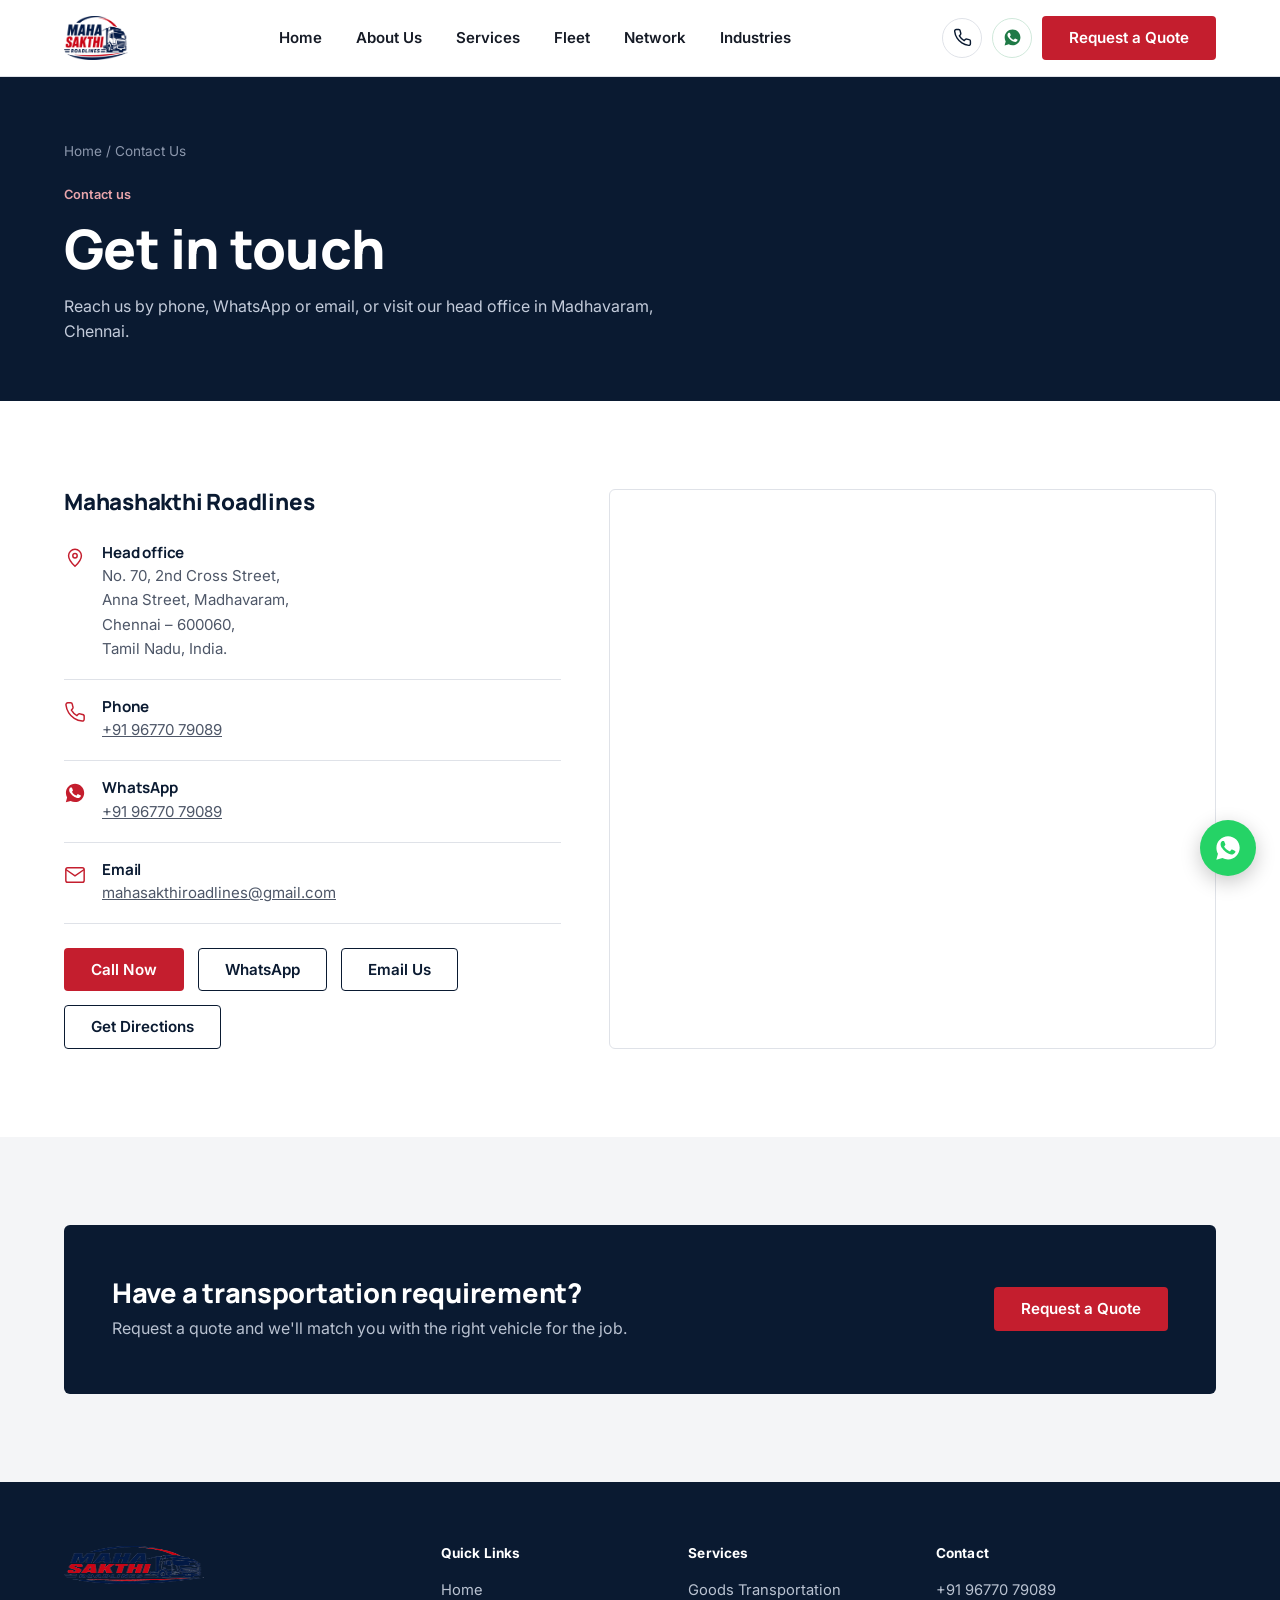
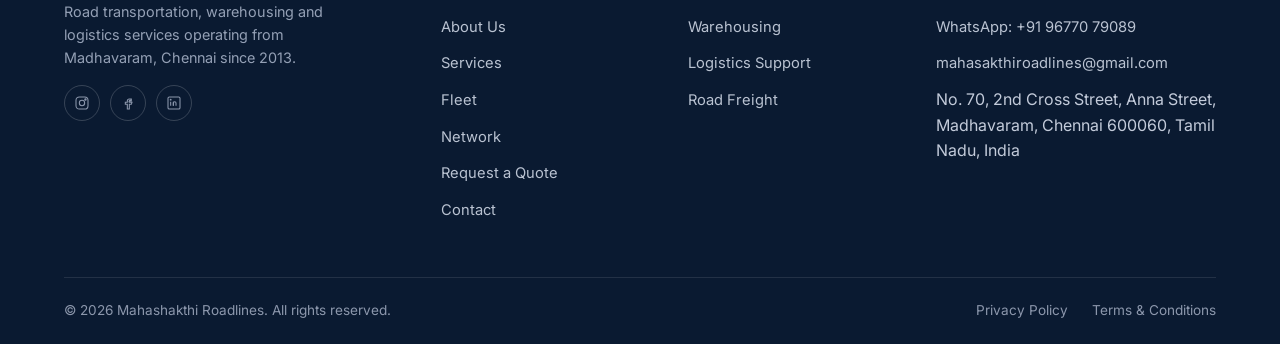
<file: contact.html>
<!DOCTYPE html>
<html lang="en">
<head>
<meta charset="UTF-8">
<meta name="viewport" content="width=device-width, initial-scale=1.0">
<title>Contact Us | Mahashakthi Roadlines</title>
<meta name="description" content="Contact Mahashakthi Roadlines in Madhavaram, Chennai by phone, WhatsApp or email, or find directions to our head office.">
<link rel="canonical" href="https://www.mahashakthiroadlines.com/contact.html">
<meta property="og:title" content="Contact Us | Mahashakthi Roadlines">
<meta property="og:description" content="Contact Mahashakthi Roadlines in Madhavaram, Chennai by phone, WhatsApp or email, or find directions to our head office.">
<meta property="og:type" content="website">
<meta property="og:image" content="https://www.mahashakthiroadlines.com/assets/logo-600.png">
<meta property="og:url" content="https://www.mahashakthiroadlines.com/contact.html">
<meta name="twitter:card" content="summary">
<link rel="icon" type="image/png" href="assets/favicon-32.png">
<link rel="apple-touch-icon" href="assets/apple-touch-icon.png">
<link rel="preconnect" href="https://fonts.googleapis.com">
<link rel="preconnect" href="https://fonts.gstatic.com" crossorigin>
<link href="https://fonts.googleapis.com/css2?family=Inter:wght@400;500;600;700&family=Manrope:wght@700;800&display=swap" rel="stylesheet">
<link rel="stylesheet" href="css/style.css">
</head>
<body>
  <header class="site-header">
    <div class="container header-inner">
      <a class="brand" href="index.html" aria-label="Mahashakthi Roadlines — Home">
        <img src="assets/logo-300.png" alt="Mahashakthi Roadlines logo" width="160" height="110">
      </a>
      <nav class="main-nav" aria-label="Primary">
        <a href="index.html">Home</a>
        <a href="about.html">About Us</a>
        <a href="services.html">Services</a>
        <a href="fleet.html">Fleet</a>
        <a href="network.html">Network</a>
        <a href="industries.html">Industries</a>
      </nav>
      <div class="header-actions">
        <a class="icon-btn call-desktop" href="tel:+919677079089" aria-label="Call Mahashakthi Roadlines"><svg viewBox="0 0 24 24" fill="none" stroke="currentColor" stroke-width="1.8"><path d="M22 16.92v3a2 2 0 0 1-2.18 2 19.79 19.79 0 0 1-8.63-3.07 19.5 19.5 0 0 1-6-6 19.79 19.79 0 0 1-3.07-8.67A2 2 0 0 1 4.11 2h3a2 2 0 0 1 2 1.72c.12.9.34 1.79.65 2.65a2 2 0 0 1-.45 2.11L8.09 9.91a16 16 0 0 0 6 6l1.43-1.43a2 2 0 0 1 2.11-.45c.86.31 1.75.53 2.65.65A2 2 0 0 1 22 16.92z"/></svg></a>
        <a class="icon-btn whatsapp" data-wa-link href="#" aria-label="Chat on WhatsApp"><svg viewBox="0 0 24 24" fill="currentColor"><path d="M12.04 2c-5.5 0-9.96 4.46-9.96 9.96 0 1.76.46 3.44 1.32 4.94L2 22l5.24-1.37c1.44.79 3.06 1.2 4.8 1.2h.01c5.5 0 9.96-4.46 9.96-9.96S17.55 2 12.04 2zm5.86 14.1c-.25.7-1.45 1.34-2 1.43-.53.08-1.2.11-1.94-.12-.45-.14-1.02-.33-1.76-.64-3.1-1.34-5.12-4.46-5.28-4.67-.16-.21-1.26-1.68-1.26-3.2s.79-2.28 1.07-2.59c.28-.31.6-.38.8-.38.2 0 .4 0 .58.01.19.01.44-.07.68.53.25.6.85 2.08.92 2.23.08.16.13.34.02.55-.1.21-.16.34-.31.52-.16.18-.33.4-.47.54-.16.16-.32.33-.14.64.19.31.83 1.37 1.78 2.22 1.22 1.09 2.25 1.43 2.56 1.59.31.16.49.13.67-.08.19-.21.79-.92 1-1.24.21-.31.42-.26.7-.16.29.1 1.83.86 2.15 1.02.31.16.52.23.6.36.08.13.08.75-.17 1.45z"/></svg></a>
        <a class="btn btn-primary" href="quote.html">Request a Quote</a>
        <button class="nav-toggle" aria-label="Open menu" aria-expanded="false"><svg viewBox="0 0 24 24" fill="none" stroke="currentColor" stroke-width="2"><path d="M4 7h16M4 12h16M4 17h16"/></svg></button>
      </div>
    </div>
  </header>

  <div class="mobile-nav" role="dialog" aria-label="Mobile menu">
    <div class="container">
      <div style="display:flex;justify-content:flex-end;padding:8px 0 4px;">
        <button class="nav-toggle" aria-label="Close menu"><svg viewBox="0 0 24 24" fill="none" stroke="currentColor" stroke-width="2"><path d="M6 6l12 12M18 6L6 18"/></svg></button>
      </div>
      <nav aria-label="Mobile primary">
        <a href="index.html">Home</a>
        <a href="about.html">About Us</a>
        <a href="services.html">Services</a>
        <a href="fleet.html">Fleet</a>
        <a href="network.html">Network</a>
        <a href="industries.html">Industries</a>
      </nav>
      <div class="mobile-nav-contact">
        <a class="btn btn-primary btn-block" href="quote.html">Request a Quote</a>
        <a class="btn btn-outline btn-block" href="tel:+919677079089"><svg viewBox="0 0 24 24" fill="none" stroke="currentColor" stroke-width="1.8"><path d="M22 16.92v3a2 2 0 0 1-2.18 2 19.79 19.79 0 0 1-8.63-3.07 19.5 19.5 0 0 1-6-6 19.79 19.79 0 0 1-3.07-8.67A2 2 0 0 1 4.11 2h3a2 2 0 0 1 2 1.72c.12.9.34 1.79.65 2.65a2 2 0 0 1-.45 2.11L8.09 9.91a16 16 0 0 0 6 6l1.43-1.43a2 2 0 0 1 2.11-.45c.86.31 1.75.53 2.65.65A2 2 0 0 1 22 16.92z"/></svg> Call +91 96770 79089</a>
        <a class="btn btn-outline btn-block" data-wa-link href="#"><svg viewBox="0 0 24 24" fill="currentColor"><path d="M12.04 2c-5.5 0-9.96 4.46-9.96 9.96 0 1.76.46 3.44 1.32 4.94L2 22l5.24-1.37c1.44.79 3.06 1.2 4.8 1.2h.01c5.5 0 9.96-4.46 9.96-9.96S17.55 2 12.04 2zm5.86 14.1c-.25.7-1.45 1.34-2 1.43-.53.08-1.2.11-1.94-.12-.45-.14-1.02-.33-1.76-.64-3.1-1.34-5.12-4.46-5.28-4.67-.16-.21-1.26-1.68-1.26-3.2s.79-2.28 1.07-2.59c.28-.31.6-.38.8-.38.2 0 .4 0 .58.01.19.01.44-.07.68.53.25.6.85 2.08.92 2.23.08.16.13.34.02.55-.1.21-.16.34-.31.52-.16.18-.33.4-.47.54-.16.16-.32.33-.14.64.19.31.83 1.37 1.78 2.22 1.22 1.09 2.25 1.43 2.56 1.59.31.16.49.13.67-.08.19-.21.79-.92 1-1.24.21-.31.42-.26.7-.16.29.1 1.83.86 2.15 1.02.31.16.52.23.6.36.08.13.08.75-.17 1.45z"/></svg> WhatsApp Us</a>
      </div>
    </div>
  </div>


  <section class="page-hero">
    <div class="container">
      <div class="breadcrumb"><a href="index.html">Home</a> / Contact Us</div>
      <span class="eyebrow">Contact us</span>
      <h1>Get in touch</h1>
      <p>Reach us by phone, WhatsApp or email, or visit our head office in Madhavaram, Chennai.</p>
    </div>
  </section>

  <section class="section">
    <div class="container contact-grid">
      <div class="reveal">
        <h2 style="font-size:1.4rem;">Mahashakthi Roadlines</h2>
        <div class="contact-item">
          <svg class="icon" viewBox="0 0 24 24" fill="none" stroke="currentColor" stroke-width="1.6"><path d="M12 21s7-6.5 7-11.5A7 7 0 0 0 5 9.5C5 14.5 12 21 12 21z"/><circle cx="12" cy="9.5" r="2.4"/></svg>
          <div><h3>Head office</h3><p>No. 70, 2nd Cross Street,<br>Anna Street, Madhavaram,<br>Chennai &ndash; 600060,<br>Tamil Nadu, India.</p></div>
        </div>
        <div class="contact-item">
          <svg class="icon" viewBox="0 0 24 24" fill="none" stroke="currentColor" stroke-width="1.6"><path d="M22 16.92v3a2 2 0 0 1-2.18 2 19.79 19.79 0 0 1-8.63-3.07 19.5 19.5 0 0 1-6-6 19.79 19.79 0 0 1-3.07-8.67A2 2 0 0 1 4.11 2h3a2 2 0 0 1 2 1.72c.12.9.34 1.79.65 2.65a2 2 0 0 1-.45 2.11L8.09 9.91a16 16 0 0 0 6 6l1.43-1.43a2 2 0 0 1 2.11-.45c.86.31 1.75.53 2.65.65A2 2 0 0 1 22 16.92z"/></svg>
          <div><h3>Phone</h3><p><a href="tel:+919677079089">+91 96770 79089</a></p></div>
        </div>
        <div class="contact-item">
          <svg class="icon" viewBox="0 0 24 24" fill="currentColor"><path d="M12.04 2c-5.5 0-9.96 4.46-9.96 9.96 0 1.76.46 3.44 1.32 4.94L2 22l5.24-1.37c1.44.79 3.06 1.2 4.8 1.2h.01c5.5 0 9.96-4.46 9.96-9.96S17.55 2 12.04 2zm5.86 14.1c-.25.7-1.45 1.34-2 1.43-.53.08-1.2.11-1.94-.12-.45-.14-1.02-.33-1.76-.64-3.1-1.34-5.12-4.46-5.28-4.67-.16-.21-1.26-1.68-1.26-3.2s.79-2.28 1.07-2.59c.28-.31.6-.38.8-.38.2 0 .4 0 .58.01.19.01.44-.07.68.53.25.6.85 2.08.92 2.23.08.16.13.34.02.55-.1.21-.16.34-.31.52-.16.18-.33.4-.47.54-.16.16-.32.33-.14.64.19.31.83 1.37 1.78 2.22 1.22 1.09 2.25 1.43 2.56 1.59.31.16.49.13.67-.08.19-.21.79-.92 1-1.24.21-.31.42-.26.7-.16.29.1 1.83.86 2.15 1.02.31.16.52.23.6.36.08.13.08.75-.17 1.45z"/></svg>
          <div><h3>WhatsApp</h3><p><a data-wa-link href="#">+91 96770 79089</a></p></div>
        </div>
        <div class="contact-item">
          <svg class="icon" viewBox="0 0 24 24" fill="none" stroke="currentColor" stroke-width="1.6"><rect x="2" y="4" width="20" height="16" rx="2"/><path d="M2 6l10 7 10-7"/></svg>
          <div><h3>Email</h3><p><a href="mailto:mahasakthiroadlines@gmail.com">mahasakthiroadlines@gmail.com</a></p></div>
        </div>
        <div class="hero-ctas" style="margin-top:24px;">
          <a class="btn btn-primary" href="tel:+919677079089">Call Now</a>
          <a class="btn btn-outline" data-wa-link href="#">WhatsApp</a>
          <a class="btn btn-outline" href="mailto:mahasakthiroadlines@gmail.com">Email Us</a>
          <a class="btn btn-outline" href="https://www.google.com/maps/search/?api=1&query=No.+70%2C+2nd+Cross+Street%2C+Anna+Street%2C+Madhavaram%2C+Chennai+600060" target="_blank" rel="noopener">Get Directions</a>
        </div>
      </div>
      <div class="reveal">
        <div class="map-embed">
          <iframe
            src="https://www.google.com/maps?q=No.+70,+2nd+Cross+Street,+Anna+Street,+Madhavaram,+Chennai+600060,+Tamil+Nadu,+India&output=embed"
            loading="lazy"
            referrerpolicy="no-referrer-when-downgrade"
            title="Mahashakthi Roadlines head office location on Google Maps"
            allowfullscreen>
          </iframe>
        </div>
      </div>
    </div>
  </section>

  <section class="section section--alt">
    <div class="container">
      <div class="cta-band reveal">
        <div>
          <h2>Have a transportation requirement?</h2>
          <p>Request a quote and we'll match you with the right vehicle for the job.</p>
        </div>
        <div class="cta-band-actions">
          <a class="btn btn-primary" href="quote.html">Request a Quote</a>
        </div>
      </div>
    </div>
  </section>

  <footer class="site-footer">
    <div class="container">
      <div class="footer-grid">
        <div class="footer-brand">
          <img src="assets/logo-300.png" alt="Mahashakthi Roadlines logo" width="140" height="96">
          <p>Road transportation, warehousing and logistics services operating from Madhavaram, Chennai since 2013.</p>
          <div class="footer-social" aria-label="Social media (accounts to be added)">
            <a href="#" aria-label="Instagram (coming soon)" tabindex="-1" aria-disabled="true"><svg viewBox="0 0 24 24" fill="none" stroke="currentColor" stroke-width="1.6"><rect x="3" y="3" width="18" height="18" rx="5"/><circle cx="12" cy="12" r="4"/><circle cx="17.2" cy="6.8" r="1"/></svg></a>
            <a href="#" aria-label="Facebook (coming soon)" tabindex="-1" aria-disabled="true"><svg viewBox="0 0 24 24" fill="none" stroke="currentColor" stroke-width="1.6"><path d="M14 9h3V6h-3c-1.66 0-3 1.34-3 3v2H8v3h3v7h3v-7h3l1-3h-4V9c0-.55.45-1 1-1z"/></svg></a>
            <a href="#" aria-label="LinkedIn (coming soon)" tabindex="-1" aria-disabled="true"><svg viewBox="0 0 24 24" fill="none" stroke="currentColor" stroke-width="1.6"><rect x="3" y="3" width="18" height="18" rx="2"/><line x1="7" y1="10" x2="7" y2="16"/><circle cx="7" cy="7" r="0.6" fill="currentColor"/><path d="M11 16v-4a2 2 0 0 1 4 0v4"/><line x1="11" y1="10" x2="11" y2="16"/></svg></a>
          </div>
        </div>
        <div class="footer-col">
          <h4>Quick Links</h4>
          <ul>
            <li><a href="index.html">Home</a></li>
            <li><a href="about.html">About Us</a></li>
            <li><a href="services.html">Services</a></li>
            <li><a href="fleet.html">Fleet</a></li>
            <li><a href="network.html">Network</a></li>
            <li><a href="quote.html">Request a Quote</a></li>
            <li><a href="contact.html">Contact</a></li>
          </ul>
        </div>
        <div class="footer-col">
          <h4>Services</h4>
          <ul>
            <li><a href="services.html">Goods Transportation</a></li>
            <li><a href="services.html">Warehousing</a></li>
            <li><a href="services.html">Logistics Support</a></li>
            <li><a href="services.html">Road Freight</a></li>
          </ul>
        </div>
        <div class="footer-col">
          <h4>Contact</h4>
          <ul>
            <li><a href="tel:+919677079089">+91 96770 79089</a></li>
            <li><a data-wa-link href="#">WhatsApp: +91 96770 79089</a></li>
            <li><a href="mailto:mahasakthiroadlines@gmail.com">mahasakthiroadlines@gmail.com</a></li>
            <li>No. 70, 2nd Cross Street, Anna Street, Madhavaram, Chennai&nbsp;600060, Tamil Nadu, India</li>
          </ul>
        </div>
      </div>
      <div class="footer-bottom">
        <span>&copy; 2026 Mahashakthi Roadlines. All rights reserved.</span>
        <span class="footer-bottom-links">
          <a href="privacy.html">Privacy Policy</a>
          <a href="terms.html">Terms &amp; Conditions</a>
        </span>
      </div>
    </div>
  </footer>

  <a class="wa-float" data-wa-link href="#" aria-label="Chat on WhatsApp"><svg viewBox="0 0 24 24" fill="currentColor"><path d="M12.04 2c-5.5 0-9.96 4.46-9.96 9.96 0 1.76.46 3.44 1.32 4.94L2 22l5.24-1.37c1.44.79 3.06 1.2 4.8 1.2h.01c5.5 0 9.96-4.46 9.96-9.96S17.55 2 12.04 2zm5.86 14.1c-.25.7-1.45 1.34-2 1.43-.53.08-1.2.11-1.94-.12-.45-.14-1.02-.33-1.76-.64-3.1-1.34-5.12-4.46-5.28-4.67-.16-.21-1.26-1.68-1.26-3.2s.79-2.28 1.07-2.59c.28-.31.6-.38.8-.38.2 0 .4 0 .58.01.19.01.44-.07.68.53.25.6.85 2.08.92 2.23.08.16.13.34.02.55-.1.21-.16.34-.31.52-.16.18-.33.4-.47.54-.16.16-.32.33-.14.64.19.31.83 1.37 1.78 2.22 1.22 1.09 2.25 1.43 2.56 1.59.31.16.49.13.67-.08.19-.21.79-.92 1-1.24.21-.31.42-.26.7-.16.29.1 1.83.86 2.15 1.02.31.16.52.23.6.36.08.13.08.75-.17 1.45z"/></svg></a>

  <div class="mobile-action-bar">
    <div class="row">
      <a href="tel:+919677079089"><svg viewBox="0 0 24 24" fill="none" stroke="currentColor" stroke-width="1.8"><path d="M22 16.92v3a2 2 0 0 1-2.18 2 19.79 19.79 0 0 1-8.63-3.07 19.5 19.5 0 0 1-6-6 19.79 19.79 0 0 1-3.07-8.67A2 2 0 0 1 4.11 2h3a2 2 0 0 1 2 1.72c.12.9.34 1.79.65 2.65a2 2 0 0 1-.45 2.11L8.09 9.91a16 16 0 0 0 6 6l1.43-1.43a2 2 0 0 1 2.11-.45c.86.31 1.75.53 2.65.65A2 2 0 0 1 22 16.92z"/></svg><span>Call</span></a>
      <a data-wa-link href="#"><svg viewBox="0 0 24 24" fill="currentColor"><path d="M12.04 2c-5.5 0-9.96 4.46-9.96 9.96 0 1.76.46 3.44 1.32 4.94L2 22l5.24-1.37c1.44.79 3.06 1.2 4.8 1.2h.01c5.5 0 9.96-4.46 9.96-9.96S17.55 2 12.04 2zm5.86 14.1c-.25.7-1.45 1.34-2 1.43-.53.08-1.2.11-1.94-.12-.45-.14-1.02-.33-1.76-.64-3.1-1.34-5.12-4.46-5.28-4.67-.16-.21-1.26-1.68-1.26-3.2s.79-2.28 1.07-2.59c.28-.31.6-.38.8-.38.2 0 .4 0 .58.01.19.01.44-.07.68.53.25.6.85 2.08.92 2.23.08.16.13.34.02.55-.1.21-.16.34-.31.52-.16.18-.33.4-.47.54-.16.16-.32.33-.14.64.19.31.83 1.37 1.78 2.22 1.22 1.09 2.25 1.43 2.56 1.59.31.16.49.13.67-.08.19-.21.79-.92 1-1.24.21-.31.42-.26.7-.16.29.1 1.83.86 2.15 1.02.31.16.52.23.6.36.08.13.08.75-.17 1.45z"/></svg><span>WhatsApp</span></a>
      <a href="quote.html"><span>Get a Quote</span></a>
    </div>
  </div>

  <script src="js/main.js"></script>

</body>
</html>
</file>
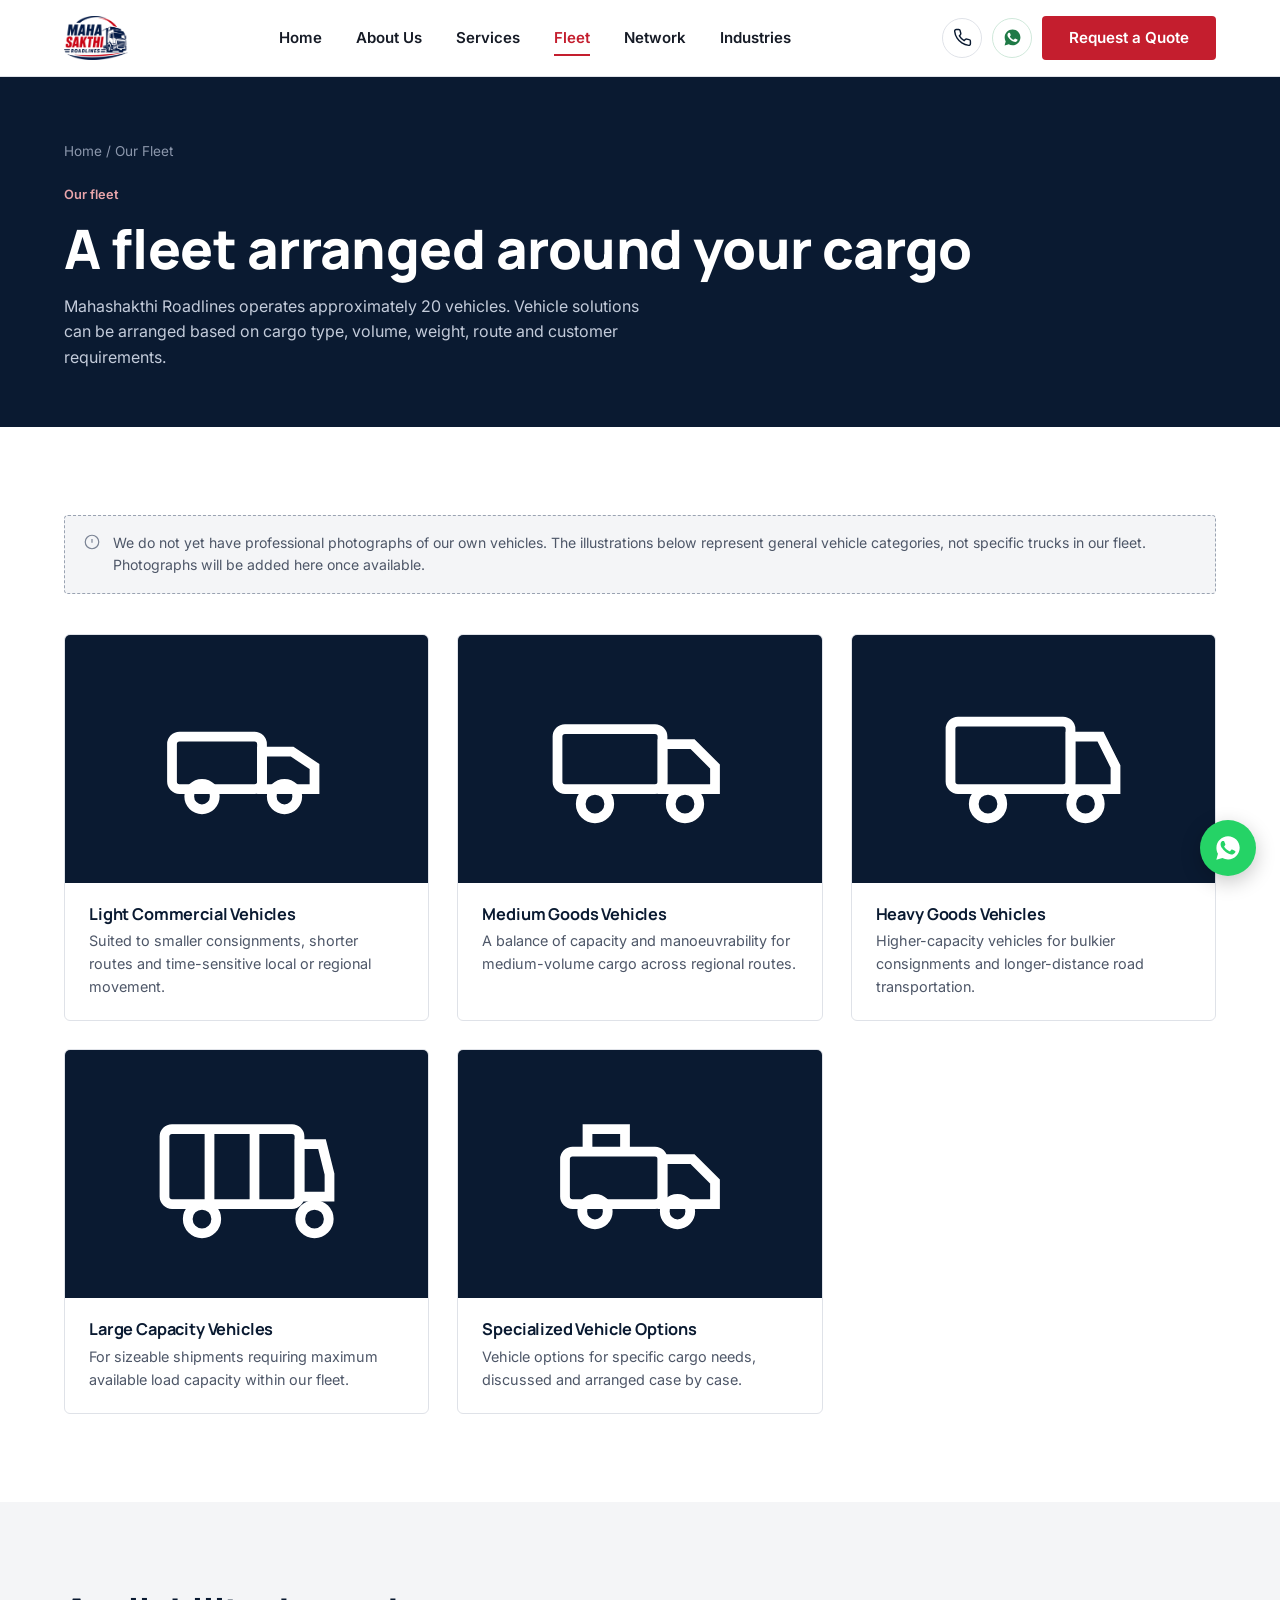
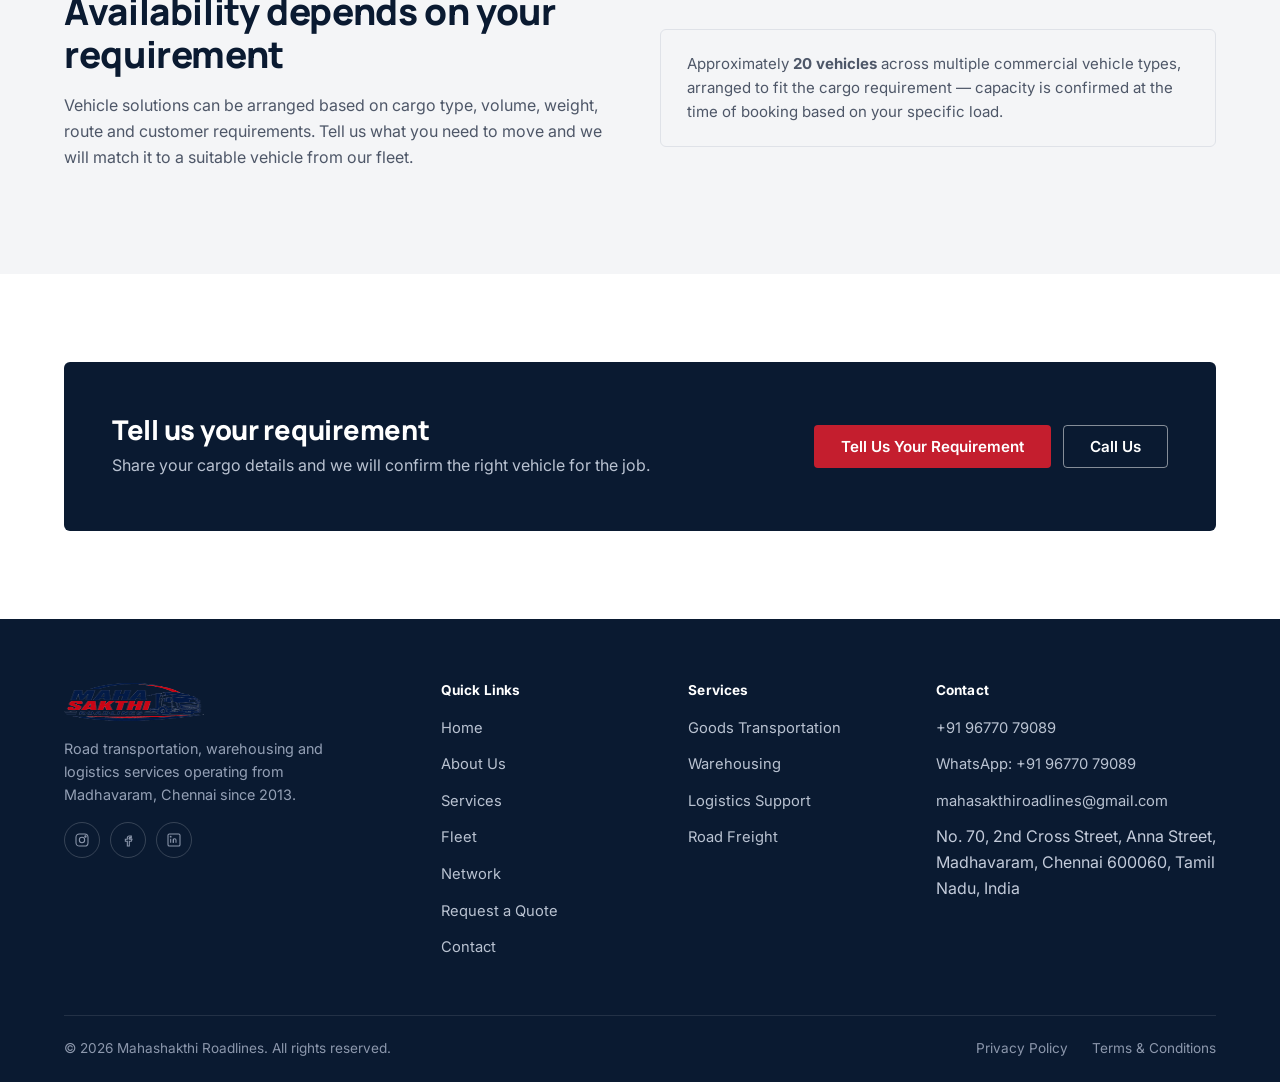
<file: fleet.html>
<!DOCTYPE html>
<html lang="en">
<head>
<meta charset="UTF-8">
<meta name="viewport" content="width=device-width, initial-scale=1.0">
<title>Our Fleet | Mahashakthi Roadlines</title>
<meta name="description" content="Mahashakthi Roadlines operates approximately 20 vehicles across multiple commercial vehicle categories, arranged according to cargo type, volume and route.">
<link rel="canonical" href="https://www.mahashakthiroadlines.com/fleet.html">
<meta property="og:title" content="Our Fleet | Mahashakthi Roadlines">
<meta property="og:description" content="Mahashakthi Roadlines operates approximately 20 vehicles across multiple commercial vehicle categories, arranged according to cargo type, volume and route.">
<meta property="og:type" content="website">
<meta property="og:image" content="https://www.mahashakthiroadlines.com/assets/logo-600.png">
<meta property="og:url" content="https://www.mahashakthiroadlines.com/fleet.html">
<meta name="twitter:card" content="summary">
<link rel="icon" type="image/png" href="assets/favicon-32.png">
<link rel="apple-touch-icon" href="assets/apple-touch-icon.png">
<link rel="preconnect" href="https://fonts.googleapis.com">
<link rel="preconnect" href="https://fonts.gstatic.com" crossorigin>
<link href="https://fonts.googleapis.com/css2?family=Inter:wght@400;500;600;700&family=Manrope:wght@700;800&display=swap" rel="stylesheet">
<link rel="stylesheet" href="css/style.css">
</head>
<body>
  <header class="site-header">
    <div class="container header-inner">
      <a class="brand" href="index.html" aria-label="Mahashakthi Roadlines — Home">
        <img src="assets/logo-300.png" alt="Mahashakthi Roadlines logo" width="160" height="110">
      </a>
      <nav class="main-nav" aria-label="Primary">
        <a href="index.html">Home</a>
        <a href="about.html">About Us</a>
        <a href="services.html">Services</a>
        <a href="fleet.html" class="active">Fleet</a>
        <a href="network.html">Network</a>
        <a href="industries.html">Industries</a>
      </nav>
      <div class="header-actions">
        <a class="icon-btn call-desktop" href="tel:+919677079089" aria-label="Call Mahashakthi Roadlines"><svg viewBox="0 0 24 24" fill="none" stroke="currentColor" stroke-width="1.8"><path d="M22 16.92v3a2 2 0 0 1-2.18 2 19.79 19.79 0 0 1-8.63-3.07 19.5 19.5 0 0 1-6-6 19.79 19.79 0 0 1-3.07-8.67A2 2 0 0 1 4.11 2h3a2 2 0 0 1 2 1.72c.12.9.34 1.79.65 2.65a2 2 0 0 1-.45 2.11L8.09 9.91a16 16 0 0 0 6 6l1.43-1.43a2 2 0 0 1 2.11-.45c.86.31 1.75.53 2.65.65A2 2 0 0 1 22 16.92z"/></svg></a>
        <a class="icon-btn whatsapp" data-wa-link href="#" aria-label="Chat on WhatsApp"><svg viewBox="0 0 24 24" fill="currentColor"><path d="M12.04 2c-5.5 0-9.96 4.46-9.96 9.96 0 1.76.46 3.44 1.32 4.94L2 22l5.24-1.37c1.44.79 3.06 1.2 4.8 1.2h.01c5.5 0 9.96-4.46 9.96-9.96S17.55 2 12.04 2zm5.86 14.1c-.25.7-1.45 1.34-2 1.43-.53.08-1.2.11-1.94-.12-.45-.14-1.02-.33-1.76-.64-3.1-1.34-5.12-4.46-5.28-4.67-.16-.21-1.26-1.68-1.26-3.2s.79-2.28 1.07-2.59c.28-.31.6-.38.8-.38.2 0 .4 0 .58.01.19.01.44-.07.68.53.25.6.85 2.08.92 2.23.08.16.13.34.02.55-.1.21-.16.34-.31.52-.16.18-.33.4-.47.54-.16.16-.32.33-.14.64.19.31.83 1.37 1.78 2.22 1.22 1.09 2.25 1.43 2.56 1.59.31.16.49.13.67-.08.19-.21.79-.92 1-1.24.21-.31.42-.26.7-.16.29.1 1.83.86 2.15 1.02.31.16.52.23.6.36.08.13.08.75-.17 1.45z"/></svg></a>
        <a class="btn btn-primary" href="quote.html">Request a Quote</a>
        <button class="nav-toggle" aria-label="Open menu" aria-expanded="false"><svg viewBox="0 0 24 24" fill="none" stroke="currentColor" stroke-width="2"><path d="M4 7h16M4 12h16M4 17h16"/></svg></button>
      </div>
    </div>
  </header>

  <div class="mobile-nav" role="dialog" aria-label="Mobile menu">
    <div class="container">
      <div style="display:flex;justify-content:flex-end;padding:8px 0 4px;">
        <button class="nav-toggle" aria-label="Close menu"><svg viewBox="0 0 24 24" fill="none" stroke="currentColor" stroke-width="2"><path d="M6 6l12 12M18 6L6 18"/></svg></button>
      </div>
      <nav aria-label="Mobile primary">
        <a href="index.html">Home</a>
        <a href="about.html">About Us</a>
        <a href="services.html">Services</a>
        <a href="fleet.html" class="active">Fleet</a>
        <a href="network.html">Network</a>
        <a href="industries.html">Industries</a>
      </nav>
      <div class="mobile-nav-contact">
        <a class="btn btn-primary btn-block" href="quote.html">Request a Quote</a>
        <a class="btn btn-outline btn-block" href="tel:+919677079089"><svg viewBox="0 0 24 24" fill="none" stroke="currentColor" stroke-width="1.8"><path d="M22 16.92v3a2 2 0 0 1-2.18 2 19.79 19.79 0 0 1-8.63-3.07 19.5 19.5 0 0 1-6-6 19.79 19.79 0 0 1-3.07-8.67A2 2 0 0 1 4.11 2h3a2 2 0 0 1 2 1.72c.12.9.34 1.79.65 2.65a2 2 0 0 1-.45 2.11L8.09 9.91a16 16 0 0 0 6 6l1.43-1.43a2 2 0 0 1 2.11-.45c.86.31 1.75.53 2.65.65A2 2 0 0 1 22 16.92z"/></svg> Call +91 96770 79089</a>
        <a class="btn btn-outline btn-block" data-wa-link href="#"><svg viewBox="0 0 24 24" fill="currentColor"><path d="M12.04 2c-5.5 0-9.96 4.46-9.96 9.96 0 1.76.46 3.44 1.32 4.94L2 22l5.24-1.37c1.44.79 3.06 1.2 4.8 1.2h.01c5.5 0 9.96-4.46 9.96-9.96S17.55 2 12.04 2zm5.86 14.1c-.25.7-1.45 1.34-2 1.43-.53.08-1.2.11-1.94-.12-.45-.14-1.02-.33-1.76-.64-3.1-1.34-5.12-4.46-5.28-4.67-.16-.21-1.26-1.68-1.26-3.2s.79-2.28 1.07-2.59c.28-.31.6-.38.8-.38.2 0 .4 0 .58.01.19.01.44-.07.68.53.25.6.85 2.08.92 2.23.08.16.13.34.02.55-.1.21-.16.34-.31.52-.16.18-.33.4-.47.54-.16.16-.32.33-.14.64.19.31.83 1.37 1.78 2.22 1.22 1.09 2.25 1.43 2.56 1.59.31.16.49.13.67-.08.19-.21.79-.92 1-1.24.21-.31.42-.26.7-.16.29.1 1.83.86 2.15 1.02.31.16.52.23.6.36.08.13.08.75-.17 1.45z"/></svg> WhatsApp Us</a>
      </div>
    </div>
  </div>


  <section class="page-hero">
    <div class="container">
      <div class="breadcrumb"><a href="index.html">Home</a> / Our Fleet</div>
      <span class="eyebrow">Our fleet</span>
      <h1>A fleet arranged around your cargo</h1>
      <p>Mahashakthi Roadlines operates approximately 20 vehicles. Vehicle solutions can be arranged based on cargo type, volume, weight, route and customer requirements.</p>
    </div>
  </section>

  <section class="section">
    <div class="container">
      <div class="notice reveal" style="margin-bottom:40px;">
        <svg viewBox="0 0 24 24" fill="none" stroke="currentColor" stroke-width="1.6"><circle cx="12" cy="12" r="9"/><path d="M12 8v5M12 16h.01"/></svg>
        <span>We do not yet have professional photographs of our own vehicles. The illustrations below represent general vehicle categories, not specific trucks in our fleet. Photographs will be added here once available.</span>
      </div>
      <div class="grid grid-3">

        <div class="fleet-card reveal">
          <div class="art"><svg viewBox="0 0 24 24" fill="none" stroke="currentColor" stroke-width="1.3"><rect x="2" y="9" width="12" height="7" rx="1"/><path d="M14 11h4l3 2v3h-7z"/><circle cx="6" cy="17" r="1.7"/><circle cx="17" cy="17" r="1.7"/></svg></div>
          <div class="body"><h3>Light Commercial Vehicles</h3><p>Suited to smaller consignments, shorter routes and time-sensitive local or regional movement.</p></div>
        </div>
        <div class="fleet-card reveal">
          <div class="art"><svg viewBox="0 0 24 24" fill="none" stroke="currentColor" stroke-width="1.3"><rect x="1" y="8" width="14" height="8" rx="1"/><path d="M15 10h4l3 3v3h-7z"/><circle cx="6" cy="18" r="1.9"/><circle cx="18" cy="18" r="1.9"/></svg></div>
          <div class="body"><h3>Medium Goods Vehicles</h3><p>A balance of capacity and manoeuvrability for medium-volume cargo across regional routes.</p></div>
        </div>
        <div class="fleet-card reveal">
          <div class="art"><svg viewBox="0 0 24 24" fill="none" stroke="currentColor" stroke-width="1.3"><rect x="1" y="7" width="16" height="9" rx="1"/><path d="M17 9h4l2 4v3h-6z"/><circle cx="6" cy="18" r="1.9"/><circle cx="19" cy="18" r="1.9"/></svg></div>
          <div class="body"><h3>Heavy Goods Vehicles</h3><p>Higher-capacity vehicles for bulkier consignments and longer-distance road transportation.</p></div>
        </div>
        <div class="fleet-card reveal">
          <div class="art"><svg viewBox="0 0 24 24" fill="none" stroke="currentColor" stroke-width="1.3"><rect x="1" y="6" width="18" height="10" rx="1"/><path d="M19 8h3l1 4v3h-4z"/><circle cx="6" cy="18" r="1.9"/><circle cx="21" cy="18" r="1.9"/><line x1="7" y1="6" x2="7" y2="16"/><line x1="13" y1="6" x2="13" y2="16"/></svg></div>
          <div class="body"><h3>Large Capacity Vehicles</h3><p>For sizeable shipments requiring maximum available load capacity within our fleet.</p></div>
        </div>
        <div class="fleet-card reveal">
          <div class="art"><svg viewBox="0 0 24 24" fill="none" stroke="currentColor" stroke-width="1.3"><rect x="2" y="9" width="13" height="7" rx="1"/><path d="M15 10h4l3 3v3h-7z"/><circle cx="6" cy="17" r="1.7"/><circle cx="17" cy="17" r="1.7"/><path d="M5 9V6h5v3"/></svg></div>
          <div class="body"><h3>Specialized Vehicle Options</h3><p>Vehicle options for specific cargo needs, discussed and arranged case by case.</p></div>
        </div>
      </div>
    </div>
  </section>

  <section class="section section--alt">
    <div class="container">
      <div class="grid grid-2 reveal" style="align-items:center;gap:40px;">
        <div>
          <h2>Availability depends on your requirement</h2>
          <p>Vehicle solutions can be arranged based on cargo type, volume, weight, route and customer requirements. Tell us what you need to move and we will match it to a suitable vehicle from our fleet.</p>
        </div>
        <div class="fleet-note">
          Approximately <strong>20 vehicles</strong> across multiple commercial vehicle types, arranged to fit the cargo requirement &mdash; capacity is confirmed at the time of booking based on your specific load.
        </div>
      </div>
    </div>
  </section>

  <section class="section">
    <div class="container">
      <div class="cta-band reveal">
        <div>
          <h2>Tell us your requirement</h2>
          <p>Share your cargo details and we will confirm the right vehicle for the job.</p>
        </div>
        <div class="cta-band-actions">
          <a class="btn btn-primary" href="quote.html">Tell Us Your Requirement</a>
          <a class="btn btn-outline-light" href="tel:+919677079089">Call Us</a>
        </div>
      </div>
    </div>
  </section>

  <footer class="site-footer">
    <div class="container">
      <div class="footer-grid">
        <div class="footer-brand">
          <img src="assets/logo-300.png" alt="Mahashakthi Roadlines logo" width="140" height="96">
          <p>Road transportation, warehousing and logistics services operating from Madhavaram, Chennai since 2013.</p>
          <div class="footer-social" aria-label="Social media (accounts to be added)">
            <a href="#" aria-label="Instagram (coming soon)" tabindex="-1" aria-disabled="true"><svg viewBox="0 0 24 24" fill="none" stroke="currentColor" stroke-width="1.6"><rect x="3" y="3" width="18" height="18" rx="5"/><circle cx="12" cy="12" r="4"/><circle cx="17.2" cy="6.8" r="1"/></svg></a>
            <a href="#" aria-label="Facebook (coming soon)" tabindex="-1" aria-disabled="true"><svg viewBox="0 0 24 24" fill="none" stroke="currentColor" stroke-width="1.6"><path d="M14 9h3V6h-3c-1.66 0-3 1.34-3 3v2H8v3h3v7h3v-7h3l1-3h-4V9c0-.55.45-1 1-1z"/></svg></a>
            <a href="#" aria-label="LinkedIn (coming soon)" tabindex="-1" aria-disabled="true"><svg viewBox="0 0 24 24" fill="none" stroke="currentColor" stroke-width="1.6"><rect x="3" y="3" width="18" height="18" rx="2"/><line x1="7" y1="10" x2="7" y2="16"/><circle cx="7" cy="7" r="0.6" fill="currentColor"/><path d="M11 16v-4a2 2 0 0 1 4 0v4"/><line x1="11" y1="10" x2="11" y2="16"/></svg></a>
          </div>
        </div>
        <div class="footer-col">
          <h4>Quick Links</h4>
          <ul>
            <li><a href="index.html">Home</a></li>
            <li><a href="about.html">About Us</a></li>
            <li><a href="services.html">Services</a></li>
            <li><a href="fleet.html">Fleet</a></li>
            <li><a href="network.html">Network</a></li>
            <li><a href="quote.html">Request a Quote</a></li>
            <li><a href="contact.html">Contact</a></li>
          </ul>
        </div>
        <div class="footer-col">
          <h4>Services</h4>
          <ul>
            <li><a href="services.html">Goods Transportation</a></li>
            <li><a href="services.html">Warehousing</a></li>
            <li><a href="services.html">Logistics Support</a></li>
            <li><a href="services.html">Road Freight</a></li>
          </ul>
        </div>
        <div class="footer-col">
          <h4>Contact</h4>
          <ul>
            <li><a href="tel:+919677079089">+91 96770 79089</a></li>
            <li><a data-wa-link href="#">WhatsApp: +91 96770 79089</a></li>
            <li><a href="mailto:mahasakthiroadlines@gmail.com">mahasakthiroadlines@gmail.com</a></li>
            <li>No. 70, 2nd Cross Street, Anna Street, Madhavaram, Chennai&nbsp;600060, Tamil Nadu, India</li>
          </ul>
        </div>
      </div>
      <div class="footer-bottom">
        <span>&copy; 2026 Mahashakthi Roadlines. All rights reserved.</span>
        <span class="footer-bottom-links">
          <a href="privacy.html">Privacy Policy</a>
          <a href="terms.html">Terms &amp; Conditions</a>
        </span>
      </div>
    </div>
  </footer>

  <a class="wa-float" data-wa-link href="#" aria-label="Chat on WhatsApp"><svg viewBox="0 0 24 24" fill="currentColor"><path d="M12.04 2c-5.5 0-9.96 4.46-9.96 9.96 0 1.76.46 3.44 1.32 4.94L2 22l5.24-1.37c1.44.79 3.06 1.2 4.8 1.2h.01c5.5 0 9.96-4.46 9.96-9.96S17.55 2 12.04 2zm5.86 14.1c-.25.7-1.45 1.34-2 1.43-.53.08-1.2.11-1.94-.12-.45-.14-1.02-.33-1.76-.64-3.1-1.34-5.12-4.46-5.28-4.67-.16-.21-1.26-1.68-1.26-3.2s.79-2.28 1.07-2.59c.28-.31.6-.38.8-.38.2 0 .4 0 .58.01.19.01.44-.07.68.53.25.6.85 2.08.92 2.23.08.16.13.34.02.55-.1.21-.16.34-.31.52-.16.18-.33.4-.47.54-.16.16-.32.33-.14.64.19.31.83 1.37 1.78 2.22 1.22 1.09 2.25 1.43 2.56 1.59.31.16.49.13.67-.08.19-.21.79-.92 1-1.24.21-.31.42-.26.7-.16.29.1 1.83.86 2.15 1.02.31.16.52.23.6.36.08.13.08.75-.17 1.45z"/></svg></a>

  <div class="mobile-action-bar">
    <div class="row">
      <a href="tel:+919677079089"><svg viewBox="0 0 24 24" fill="none" stroke="currentColor" stroke-width="1.8"><path d="M22 16.92v3a2 2 0 0 1-2.18 2 19.79 19.79 0 0 1-8.63-3.07 19.5 19.5 0 0 1-6-6 19.79 19.79 0 0 1-3.07-8.67A2 2 0 0 1 4.11 2h3a2 2 0 0 1 2 1.72c.12.9.34 1.79.65 2.65a2 2 0 0 1-.45 2.11L8.09 9.91a16 16 0 0 0 6 6l1.43-1.43a2 2 0 0 1 2.11-.45c.86.31 1.75.53 2.65.65A2 2 0 0 1 22 16.92z"/></svg><span>Call</span></a>
      <a data-wa-link href="#"><svg viewBox="0 0 24 24" fill="currentColor"><path d="M12.04 2c-5.5 0-9.96 4.46-9.96 9.96 0 1.76.46 3.44 1.32 4.94L2 22l5.24-1.37c1.44.79 3.06 1.2 4.8 1.2h.01c5.5 0 9.96-4.46 9.96-9.96S17.55 2 12.04 2zm5.86 14.1c-.25.7-1.45 1.34-2 1.43-.53.08-1.2.11-1.94-.12-.45-.14-1.02-.33-1.76-.64-3.1-1.34-5.12-4.46-5.28-4.67-.16-.21-1.26-1.68-1.26-3.2s.79-2.28 1.07-2.59c.28-.31.6-.38.8-.38.2 0 .4 0 .58.01.19.01.44-.07.68.53.25.6.85 2.08.92 2.23.08.16.13.34.02.55-.1.21-.16.34-.31.52-.16.18-.33.4-.47.54-.16.16-.32.33-.14.64.19.31.83 1.37 1.78 2.22 1.22 1.09 2.25 1.43 2.56 1.59.31.16.49.13.67-.08.19-.21.79-.92 1-1.24.21-.31.42-.26.7-.16.29.1 1.83.86 2.15 1.02.31.16.52.23.6.36.08.13.08.75-.17 1.45z"/></svg><span>WhatsApp</span></a>
      <a href="quote.html"><span>Get a Quote</span></a>
    </div>
  </div>

  <script src="js/main.js"></script>

</body>
</html>
</file>
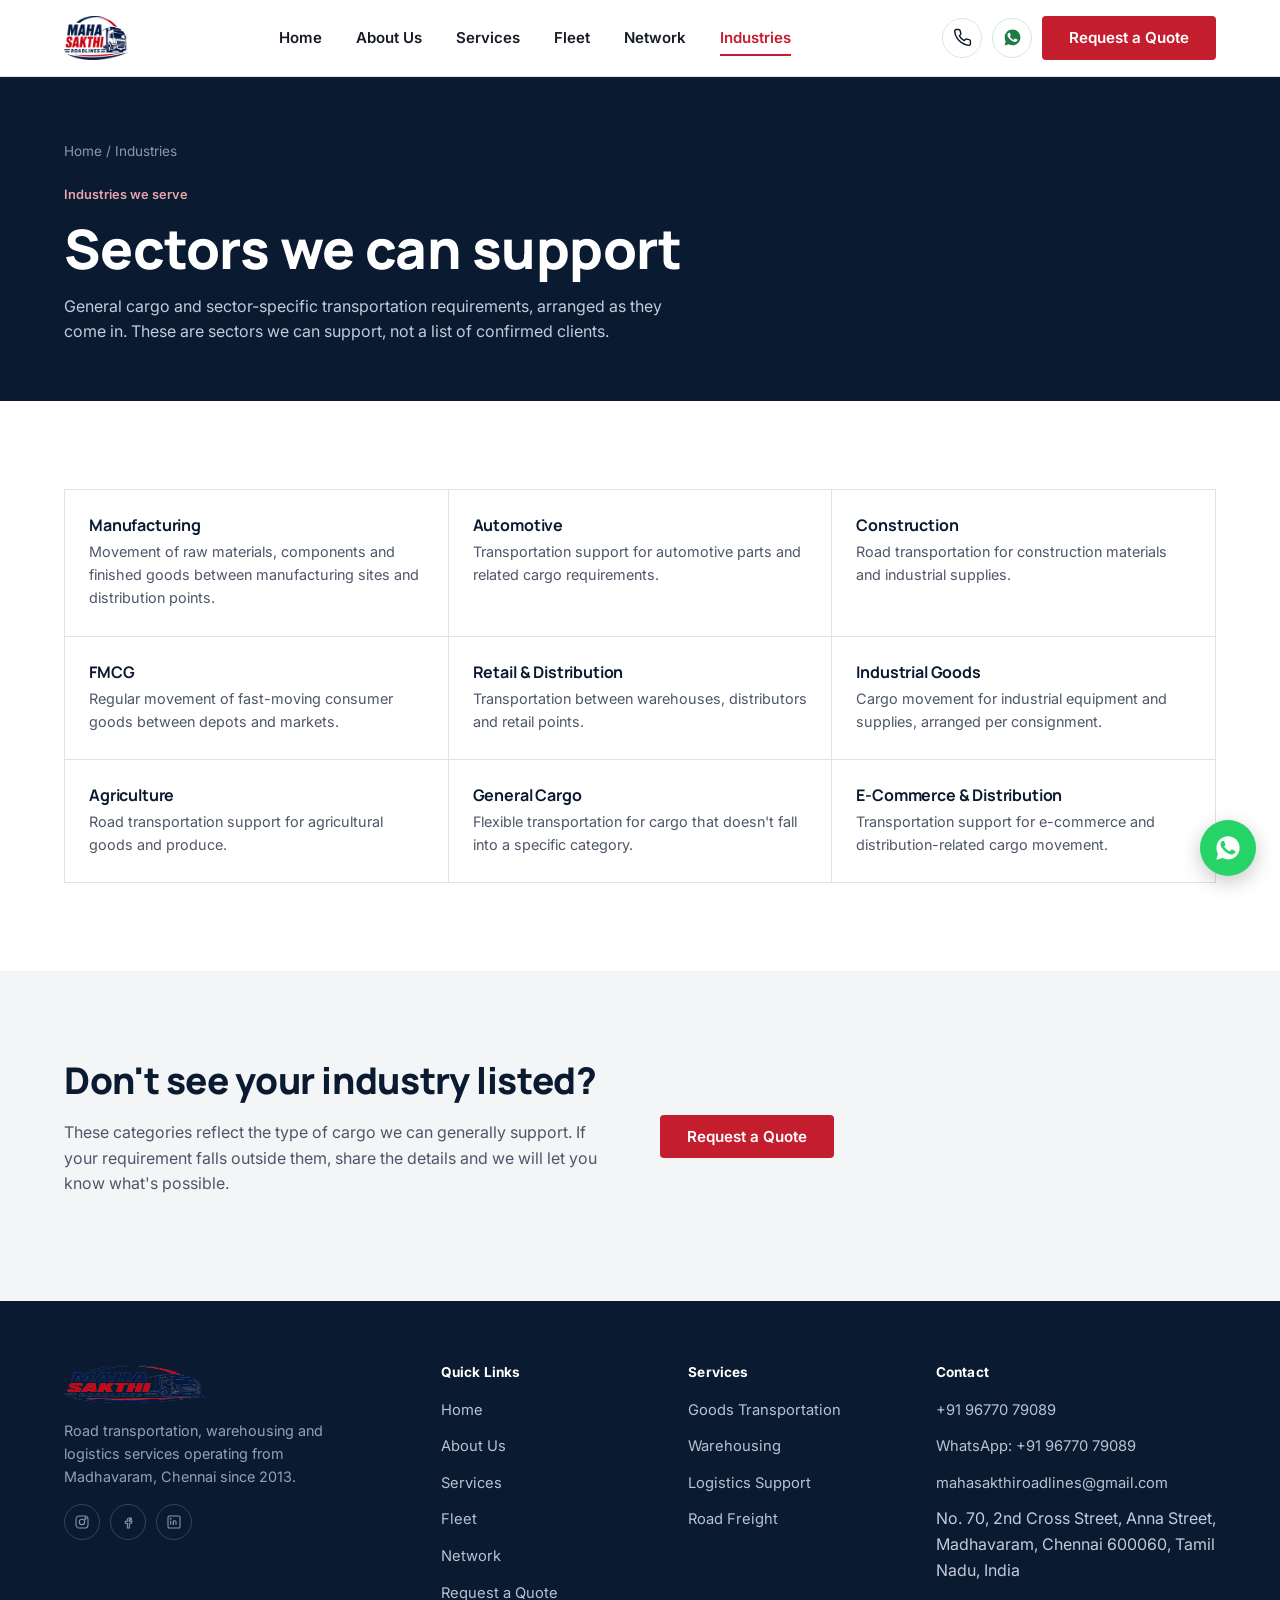
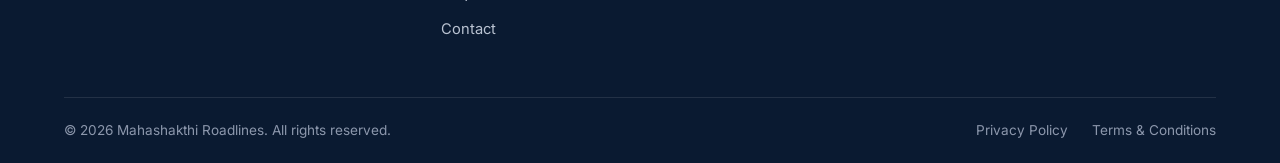
<file: industries.html>
<!DOCTYPE html>
<html lang="en">
<head>
<meta charset="UTF-8">
<meta name="viewport" content="width=device-width, initial-scale=1.0">
<title>Industries We Serve | Mahashakthi Roadlines</title>
<meta name="description" content="Mahashakthi Roadlines supports transportation requirements across manufacturing, automotive, FMCG, retail, construction, agriculture and general cargo.">
<link rel="canonical" href="https://www.mahashakthiroadlines.com/industries.html">
<meta property="og:title" content="Industries We Serve | Mahashakthi Roadlines">
<meta property="og:description" content="Mahashakthi Roadlines supports transportation requirements across manufacturing, automotive, FMCG, retail, construction, agriculture and general cargo.">
<meta property="og:type" content="website">
<meta property="og:image" content="https://www.mahashakthiroadlines.com/assets/logo-600.png">
<meta property="og:url" content="https://www.mahashakthiroadlines.com/industries.html">
<meta name="twitter:card" content="summary">
<link rel="icon" type="image/png" href="assets/favicon-32.png">
<link rel="apple-touch-icon" href="assets/apple-touch-icon.png">
<link rel="preconnect" href="https://fonts.googleapis.com">
<link rel="preconnect" href="https://fonts.gstatic.com" crossorigin>
<link href="https://fonts.googleapis.com/css2?family=Inter:wght@400;500;600;700&family=Manrope:wght@700;800&display=swap" rel="stylesheet">
<link rel="stylesheet" href="css/style.css">
</head>
<body>
  <header class="site-header">
    <div class="container header-inner">
      <a class="brand" href="index.html" aria-label="Mahashakthi Roadlines — Home">
        <img src="assets/logo-300.png" alt="Mahashakthi Roadlines logo" width="160" height="110">
      </a>
      <nav class="main-nav" aria-label="Primary">
        <a href="index.html">Home</a>
        <a href="about.html">About Us</a>
        <a href="services.html">Services</a>
        <a href="fleet.html">Fleet</a>
        <a href="network.html">Network</a>
        <a href="industries.html" class="active">Industries</a>
      </nav>
      <div class="header-actions">
        <a class="icon-btn call-desktop" href="tel:+919677079089" aria-label="Call Mahashakthi Roadlines"><svg viewBox="0 0 24 24" fill="none" stroke="currentColor" stroke-width="1.8"><path d="M22 16.92v3a2 2 0 0 1-2.18 2 19.79 19.79 0 0 1-8.63-3.07 19.5 19.5 0 0 1-6-6 19.79 19.79 0 0 1-3.07-8.67A2 2 0 0 1 4.11 2h3a2 2 0 0 1 2 1.72c.12.9.34 1.79.65 2.65a2 2 0 0 1-.45 2.11L8.09 9.91a16 16 0 0 0 6 6l1.43-1.43a2 2 0 0 1 2.11-.45c.86.31 1.75.53 2.65.65A2 2 0 0 1 22 16.92z"/></svg></a>
        <a class="icon-btn whatsapp" data-wa-link href="#" aria-label="Chat on WhatsApp"><svg viewBox="0 0 24 24" fill="currentColor"><path d="M12.04 2c-5.5 0-9.96 4.46-9.96 9.96 0 1.76.46 3.44 1.32 4.94L2 22l5.24-1.37c1.44.79 3.06 1.2 4.8 1.2h.01c5.5 0 9.96-4.46 9.96-9.96S17.55 2 12.04 2zm5.86 14.1c-.25.7-1.45 1.34-2 1.43-.53.08-1.2.11-1.94-.12-.45-.14-1.02-.33-1.76-.64-3.1-1.34-5.12-4.46-5.28-4.67-.16-.21-1.26-1.68-1.26-3.2s.79-2.28 1.07-2.59c.28-.31.6-.38.8-.38.2 0 .4 0 .58.01.19.01.44-.07.68.53.25.6.85 2.08.92 2.23.08.16.13.34.02.55-.1.21-.16.34-.31.52-.16.18-.33.4-.47.54-.16.16-.32.33-.14.64.19.31.83 1.37 1.78 2.22 1.22 1.09 2.25 1.43 2.56 1.59.31.16.49.13.67-.08.19-.21.79-.92 1-1.24.21-.31.42-.26.7-.16.29.1 1.83.86 2.15 1.02.31.16.52.23.6.36.08.13.08.75-.17 1.45z"/></svg></a>
        <a class="btn btn-primary" href="quote.html">Request a Quote</a>
        <button class="nav-toggle" aria-label="Open menu" aria-expanded="false"><svg viewBox="0 0 24 24" fill="none" stroke="currentColor" stroke-width="2"><path d="M4 7h16M4 12h16M4 17h16"/></svg></button>
      </div>
    </div>
  </header>

  <div class="mobile-nav" role="dialog" aria-label="Mobile menu">
    <div class="container">
      <div style="display:flex;justify-content:flex-end;padding:8px 0 4px;">
        <button class="nav-toggle" aria-label="Close menu"><svg viewBox="0 0 24 24" fill="none" stroke="currentColor" stroke-width="2"><path d="M6 6l12 12M18 6L6 18"/></svg></button>
      </div>
      <nav aria-label="Mobile primary">
        <a href="index.html">Home</a>
        <a href="about.html">About Us</a>
        <a href="services.html">Services</a>
        <a href="fleet.html">Fleet</a>
        <a href="network.html">Network</a>
        <a href="industries.html" class="active">Industries</a>
      </nav>
      <div class="mobile-nav-contact">
        <a class="btn btn-primary btn-block" href="quote.html">Request a Quote</a>
        <a class="btn btn-outline btn-block" href="tel:+919677079089"><svg viewBox="0 0 24 24" fill="none" stroke="currentColor" stroke-width="1.8"><path d="M22 16.92v3a2 2 0 0 1-2.18 2 19.79 19.79 0 0 1-8.63-3.07 19.5 19.5 0 0 1-6-6 19.79 19.79 0 0 1-3.07-8.67A2 2 0 0 1 4.11 2h3a2 2 0 0 1 2 1.72c.12.9.34 1.79.65 2.65a2 2 0 0 1-.45 2.11L8.09 9.91a16 16 0 0 0 6 6l1.43-1.43a2 2 0 0 1 2.11-.45c.86.31 1.75.53 2.65.65A2 2 0 0 1 22 16.92z"/></svg> Call +91 96770 79089</a>
        <a class="btn btn-outline btn-block" data-wa-link href="#"><svg viewBox="0 0 24 24" fill="currentColor"><path d="M12.04 2c-5.5 0-9.96 4.46-9.96 9.96 0 1.76.46 3.44 1.32 4.94L2 22l5.24-1.37c1.44.79 3.06 1.2 4.8 1.2h.01c5.5 0 9.96-4.46 9.96-9.96S17.55 2 12.04 2zm5.86 14.1c-.25.7-1.45 1.34-2 1.43-.53.08-1.2.11-1.94-.12-.45-.14-1.02-.33-1.76-.64-3.1-1.34-5.12-4.46-5.28-4.67-.16-.21-1.26-1.68-1.26-3.2s.79-2.28 1.07-2.59c.28-.31.6-.38.8-.38.2 0 .4 0 .58.01.19.01.44-.07.68.53.25.6.85 2.08.92 2.23.08.16.13.34.02.55-.1.21-.16.34-.31.52-.16.18-.33.4-.47.54-.16.16-.32.33-.14.64.19.31.83 1.37 1.78 2.22 1.22 1.09 2.25 1.43 2.56 1.59.31.16.49.13.67-.08.19-.21.79-.92 1-1.24.21-.31.42-.26.7-.16.29.1 1.83.86 2.15 1.02.31.16.52.23.6.36.08.13.08.75-.17 1.45z"/></svg> WhatsApp Us</a>
      </div>
    </div>
  </div>


  <section class="page-hero">
    <div class="container">
      <div class="breadcrumb"><a href="index.html">Home</a> / Industries</div>
      <span class="eyebrow">Industries we serve</span>
      <h1>Sectors we can support</h1>
      <p>General cargo and sector-specific transportation requirements, arranged as they come in. These are sectors we can support, not a list of confirmed clients.</p>
    </div>
  </section>

  <section class="section">
    <div class="container">
      <div class="industry-grid">
        <div class="industry-cell reveal"><h3>Manufacturing</h3><p>Movement of raw materials, components and finished goods between manufacturing sites and distribution points.</p></div>
        <div class="industry-cell reveal"><h3>Automotive</h3><p>Transportation support for automotive parts and related cargo requirements.</p></div>
        <div class="industry-cell reveal"><h3>Construction</h3><p>Road transportation for construction materials and industrial supplies.</p></div>
        <div class="industry-cell reveal"><h3>FMCG</h3><p>Regular movement of fast-moving consumer goods between depots and markets.</p></div>
        <div class="industry-cell reveal"><h3>Retail & Distribution</h3><p>Transportation between warehouses, distributors and retail points.</p></div>
        <div class="industry-cell reveal"><h3>Industrial Goods</h3><p>Cargo movement for industrial equipment and supplies, arranged per consignment.</p></div>
        <div class="industry-cell reveal"><h3>Agriculture</h3><p>Road transportation support for agricultural goods and produce.</p></div>
        <div class="industry-cell reveal"><h3>General Cargo</h3><p>Flexible transportation for cargo that doesn't fall into a specific category.</p></div>
        <div class="industry-cell reveal"><h3>E-Commerce & Distribution</h3><p>Transportation support for e-commerce and distribution-related cargo movement.</p></div>
      </div>
    </div>
  </section>

  <section class="section section--alt">
    <div class="container">
      <div class="grid grid-2 reveal" style="align-items:center;gap:40px;">
        <div>
          <h2>Don't see your industry listed?</h2>
          <p>These categories reflect the type of cargo we can generally support. If your requirement falls outside them, share the details and we will let you know what's possible.</p>
        </div>
        <div>
          <a class="btn btn-primary" href="quote.html">Request a Quote</a>
        </div>
      </div>
    </div>
  </section>

  <footer class="site-footer">
    <div class="container">
      <div class="footer-grid">
        <div class="footer-brand">
          <img src="assets/logo-300.png" alt="Mahashakthi Roadlines logo" width="140" height="96">
          <p>Road transportation, warehousing and logistics services operating from Madhavaram, Chennai since 2013.</p>
          <div class="footer-social" aria-label="Social media (accounts to be added)">
            <a href="#" aria-label="Instagram (coming soon)" tabindex="-1" aria-disabled="true"><svg viewBox="0 0 24 24" fill="none" stroke="currentColor" stroke-width="1.6"><rect x="3" y="3" width="18" height="18" rx="5"/><circle cx="12" cy="12" r="4"/><circle cx="17.2" cy="6.8" r="1"/></svg></a>
            <a href="#" aria-label="Facebook (coming soon)" tabindex="-1" aria-disabled="true"><svg viewBox="0 0 24 24" fill="none" stroke="currentColor" stroke-width="1.6"><path d="M14 9h3V6h-3c-1.66 0-3 1.34-3 3v2H8v3h3v7h3v-7h3l1-3h-4V9c0-.55.45-1 1-1z"/></svg></a>
            <a href="#" aria-label="LinkedIn (coming soon)" tabindex="-1" aria-disabled="true"><svg viewBox="0 0 24 24" fill="none" stroke="currentColor" stroke-width="1.6"><rect x="3" y="3" width="18" height="18" rx="2"/><line x1="7" y1="10" x2="7" y2="16"/><circle cx="7" cy="7" r="0.6" fill="currentColor"/><path d="M11 16v-4a2 2 0 0 1 4 0v4"/><line x1="11" y1="10" x2="11" y2="16"/></svg></a>
          </div>
        </div>
        <div class="footer-col">
          <h4>Quick Links</h4>
          <ul>
            <li><a href="index.html">Home</a></li>
            <li><a href="about.html">About Us</a></li>
            <li><a href="services.html">Services</a></li>
            <li><a href="fleet.html">Fleet</a></li>
            <li><a href="network.html">Network</a></li>
            <li><a href="quote.html">Request a Quote</a></li>
            <li><a href="contact.html">Contact</a></li>
          </ul>
        </div>
        <div class="footer-col">
          <h4>Services</h4>
          <ul>
            <li><a href="services.html">Goods Transportation</a></li>
            <li><a href="services.html">Warehousing</a></li>
            <li><a href="services.html">Logistics Support</a></li>
            <li><a href="services.html">Road Freight</a></li>
          </ul>
        </div>
        <div class="footer-col">
          <h4>Contact</h4>
          <ul>
            <li><a href="tel:+919677079089">+91 96770 79089</a></li>
            <li><a data-wa-link href="#">WhatsApp: +91 96770 79089</a></li>
            <li><a href="mailto:mahasakthiroadlines@gmail.com">mahasakthiroadlines@gmail.com</a></li>
            <li>No. 70, 2nd Cross Street, Anna Street, Madhavaram, Chennai&nbsp;600060, Tamil Nadu, India</li>
          </ul>
        </div>
      </div>
      <div class="footer-bottom">
        <span>&copy; 2026 Mahashakthi Roadlines. All rights reserved.</span>
        <span class="footer-bottom-links">
          <a href="privacy.html">Privacy Policy</a>
          <a href="terms.html">Terms &amp; Conditions</a>
        </span>
      </div>
    </div>
  </footer>

  <a class="wa-float" data-wa-link href="#" aria-label="Chat on WhatsApp"><svg viewBox="0 0 24 24" fill="currentColor"><path d="M12.04 2c-5.5 0-9.96 4.46-9.96 9.96 0 1.76.46 3.44 1.32 4.94L2 22l5.24-1.37c1.44.79 3.06 1.2 4.8 1.2h.01c5.5 0 9.96-4.46 9.96-9.96S17.55 2 12.04 2zm5.86 14.1c-.25.7-1.45 1.34-2 1.43-.53.08-1.2.11-1.94-.12-.45-.14-1.02-.33-1.76-.64-3.1-1.34-5.12-4.46-5.28-4.67-.16-.21-1.26-1.68-1.26-3.2s.79-2.28 1.07-2.59c.28-.31.6-.38.8-.38.2 0 .4 0 .58.01.19.01.44-.07.68.53.25.6.85 2.08.92 2.23.08.16.13.34.02.55-.1.21-.16.34-.31.52-.16.18-.33.4-.47.54-.16.16-.32.33-.14.64.19.31.83 1.37 1.78 2.22 1.22 1.09 2.25 1.43 2.56 1.59.31.16.49.13.67-.08.19-.21.79-.92 1-1.24.21-.31.42-.26.7-.16.29.1 1.83.86 2.15 1.02.31.16.52.23.6.36.08.13.08.75-.17 1.45z"/></svg></a>

  <div class="mobile-action-bar">
    <div class="row">
      <a href="tel:+919677079089"><svg viewBox="0 0 24 24" fill="none" stroke="currentColor" stroke-width="1.8"><path d="M22 16.92v3a2 2 0 0 1-2.18 2 19.79 19.79 0 0 1-8.63-3.07 19.5 19.5 0 0 1-6-6 19.79 19.79 0 0 1-3.07-8.67A2 2 0 0 1 4.11 2h3a2 2 0 0 1 2 1.72c.12.9.34 1.79.65 2.65a2 2 0 0 1-.45 2.11L8.09 9.91a16 16 0 0 0 6 6l1.43-1.43a2 2 0 0 1 2.11-.45c.86.31 1.75.53 2.65.65A2 2 0 0 1 22 16.92z"/></svg><span>Call</span></a>
      <a data-wa-link href="#"><svg viewBox="0 0 24 24" fill="currentColor"><path d="M12.04 2c-5.5 0-9.96 4.46-9.96 9.96 0 1.76.46 3.44 1.32 4.94L2 22l5.24-1.37c1.44.79 3.06 1.2 4.8 1.2h.01c5.5 0 9.96-4.46 9.96-9.96S17.55 2 12.04 2zm5.86 14.1c-.25.7-1.45 1.34-2 1.43-.53.08-1.2.11-1.94-.12-.45-.14-1.02-.33-1.76-.64-3.1-1.34-5.12-4.46-5.28-4.67-.16-.21-1.26-1.68-1.26-3.2s.79-2.28 1.07-2.59c.28-.31.6-.38.8-.38.2 0 .4 0 .58.01.19.01.44-.07.68.53.25.6.85 2.08.92 2.23.08.16.13.34.02.55-.1.21-.16.34-.31.52-.16.18-.33.4-.47.54-.16.16-.32.33-.14.64.19.31.83 1.37 1.78 2.22 1.22 1.09 2.25 1.43 2.56 1.59.31.16.49.13.67-.08.19-.21.79-.92 1-1.24.21-.31.42-.26.7-.16.29.1 1.83.86 2.15 1.02.31.16.52.23.6.36.08.13.08.75-.17 1.45z"/></svg><span>WhatsApp</span></a>
      <a href="quote.html"><span>Get a Quote</span></a>
    </div>
  </div>

  <script src="js/main.js"></script>

</body>
</html>
</file>
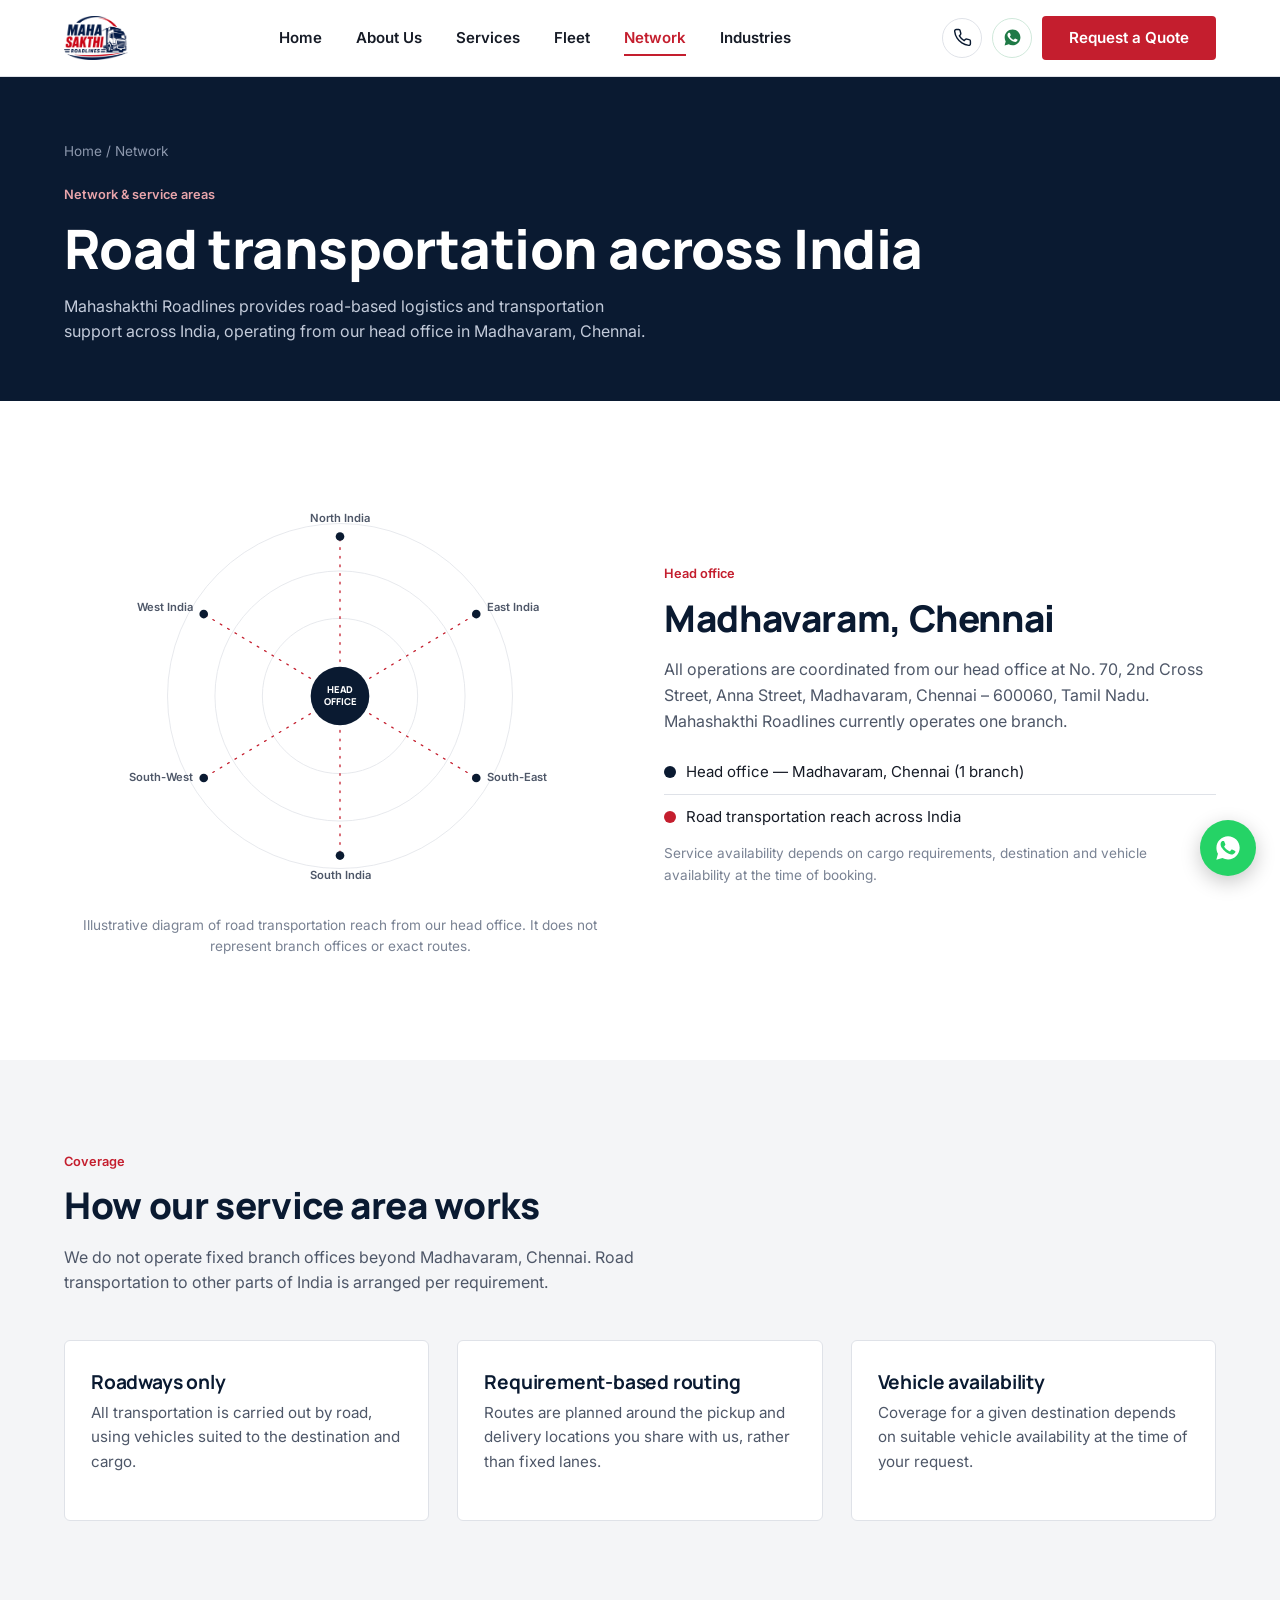
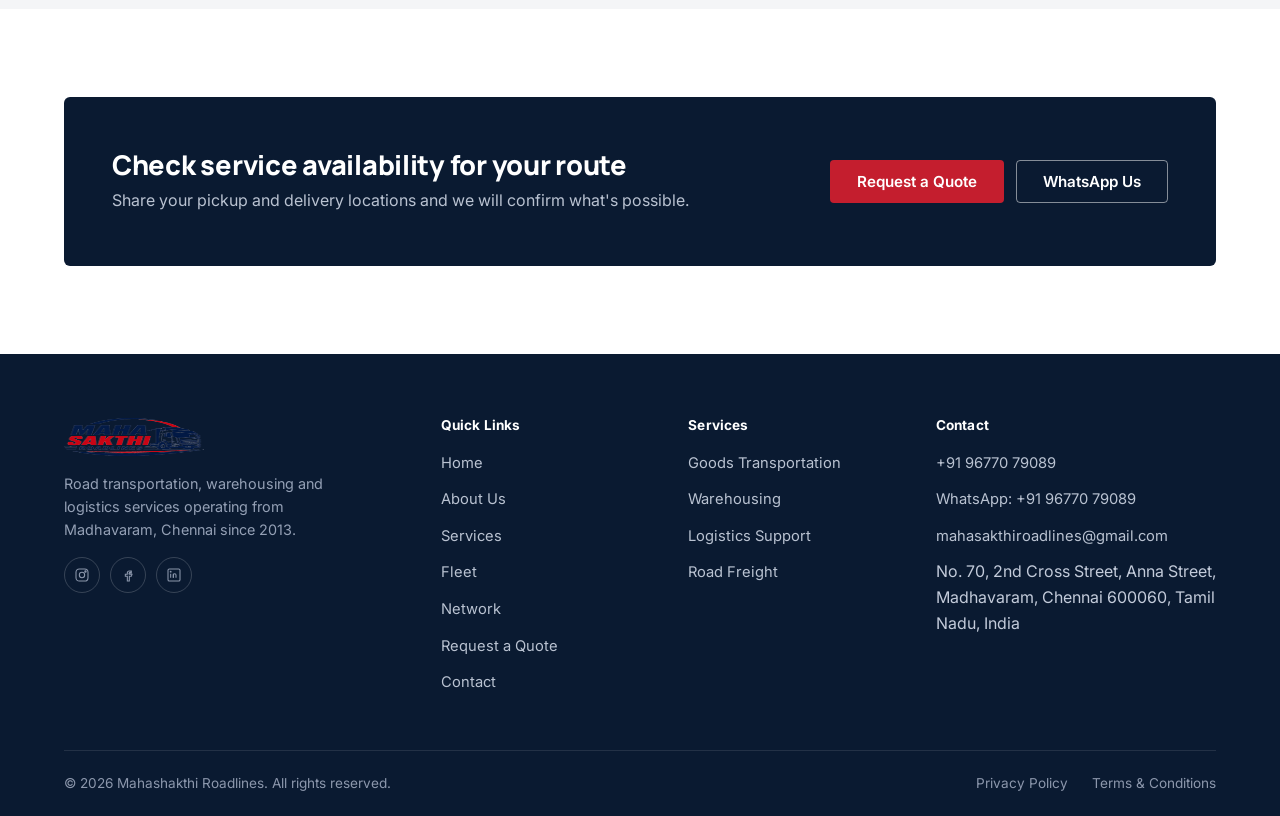
<file: network.html>
<!DOCTYPE html>
<html lang="en">
<head>
<meta charset="UTF-8">
<meta name="viewport" content="width=device-width, initial-scale=1.0">
<title>Network & Service Areas | Mahashakthi Roadlines</title>
<meta name="description" content="Mahashakthi Roadlines operates from its head office in Madhavaram, Chennai, providing road transportation and logistics support across India.">
<link rel="canonical" href="https://www.mahashakthiroadlines.com/network.html">
<meta property="og:title" content="Network & Service Areas | Mahashakthi Roadlines">
<meta property="og:description" content="Mahashakthi Roadlines operates from its head office in Madhavaram, Chennai, providing road transportation and logistics support across India.">
<meta property="og:type" content="website">
<meta property="og:image" content="https://www.mahashakthiroadlines.com/assets/logo-600.png">
<meta property="og:url" content="https://www.mahashakthiroadlines.com/network.html">
<meta name="twitter:card" content="summary">
<link rel="icon" type="image/png" href="assets/favicon-32.png">
<link rel="apple-touch-icon" href="assets/apple-touch-icon.png">
<link rel="preconnect" href="https://fonts.googleapis.com">
<link rel="preconnect" href="https://fonts.gstatic.com" crossorigin>
<link href="https://fonts.googleapis.com/css2?family=Inter:wght@400;500;600;700&family=Manrope:wght@700;800&display=swap" rel="stylesheet">
<link rel="stylesheet" href="css/style.css">
</head>
<body>
  <header class="site-header">
    <div class="container header-inner">
      <a class="brand" href="index.html" aria-label="Mahashakthi Roadlines — Home">
        <img src="assets/logo-300.png" alt="Mahashakthi Roadlines logo" width="160" height="110">
      </a>
      <nav class="main-nav" aria-label="Primary">
        <a href="index.html">Home</a>
        <a href="about.html">About Us</a>
        <a href="services.html">Services</a>
        <a href="fleet.html">Fleet</a>
        <a href="network.html" class="active">Network</a>
        <a href="industries.html">Industries</a>
      </nav>
      <div class="header-actions">
        <a class="icon-btn call-desktop" href="tel:+919677079089" aria-label="Call Mahashakthi Roadlines"><svg viewBox="0 0 24 24" fill="none" stroke="currentColor" stroke-width="1.8"><path d="M22 16.92v3a2 2 0 0 1-2.18 2 19.79 19.79 0 0 1-8.63-3.07 19.5 19.5 0 0 1-6-6 19.79 19.79 0 0 1-3.07-8.67A2 2 0 0 1 4.11 2h3a2 2 0 0 1 2 1.72c.12.9.34 1.79.65 2.65a2 2 0 0 1-.45 2.11L8.09 9.91a16 16 0 0 0 6 6l1.43-1.43a2 2 0 0 1 2.11-.45c.86.31 1.75.53 2.65.65A2 2 0 0 1 22 16.92z"/></svg></a>
        <a class="icon-btn whatsapp" data-wa-link href="#" aria-label="Chat on WhatsApp"><svg viewBox="0 0 24 24" fill="currentColor"><path d="M12.04 2c-5.5 0-9.96 4.46-9.96 9.96 0 1.76.46 3.44 1.32 4.94L2 22l5.24-1.37c1.44.79 3.06 1.2 4.8 1.2h.01c5.5 0 9.96-4.46 9.96-9.96S17.55 2 12.04 2zm5.86 14.1c-.25.7-1.45 1.34-2 1.43-.53.08-1.2.11-1.94-.12-.45-.14-1.02-.33-1.76-.64-3.1-1.34-5.12-4.46-5.28-4.67-.16-.21-1.26-1.68-1.26-3.2s.79-2.28 1.07-2.59c.28-.31.6-.38.8-.38.2 0 .4 0 .58.01.19.01.44-.07.68.53.25.6.85 2.08.92 2.23.08.16.13.34.02.55-.1.21-.16.34-.31.52-.16.18-.33.4-.47.54-.16.16-.32.33-.14.64.19.31.83 1.37 1.78 2.22 1.22 1.09 2.25 1.43 2.56 1.59.31.16.49.13.67-.08.19-.21.79-.92 1-1.24.21-.31.42-.26.7-.16.29.1 1.83.86 2.15 1.02.31.16.52.23.6.36.08.13.08.75-.17 1.45z"/></svg></a>
        <a class="btn btn-primary" href="quote.html">Request a Quote</a>
        <button class="nav-toggle" aria-label="Open menu" aria-expanded="false"><svg viewBox="0 0 24 24" fill="none" stroke="currentColor" stroke-width="2"><path d="M4 7h16M4 12h16M4 17h16"/></svg></button>
      </div>
    </div>
  </header>

  <div class="mobile-nav" role="dialog" aria-label="Mobile menu">
    <div class="container">
      <div style="display:flex;justify-content:flex-end;padding:8px 0 4px;">
        <button class="nav-toggle" aria-label="Close menu"><svg viewBox="0 0 24 24" fill="none" stroke="currentColor" stroke-width="2"><path d="M6 6l12 12M18 6L6 18"/></svg></button>
      </div>
      <nav aria-label="Mobile primary">
        <a href="index.html">Home</a>
        <a href="about.html">About Us</a>
        <a href="services.html">Services</a>
        <a href="fleet.html">Fleet</a>
        <a href="network.html" class="active">Network</a>
        <a href="industries.html">Industries</a>
      </nav>
      <div class="mobile-nav-contact">
        <a class="btn btn-primary btn-block" href="quote.html">Request a Quote</a>
        <a class="btn btn-outline btn-block" href="tel:+919677079089"><svg viewBox="0 0 24 24" fill="none" stroke="currentColor" stroke-width="1.8"><path d="M22 16.92v3a2 2 0 0 1-2.18 2 19.79 19.79 0 0 1-8.63-3.07 19.5 19.5 0 0 1-6-6 19.79 19.79 0 0 1-3.07-8.67A2 2 0 0 1 4.11 2h3a2 2 0 0 1 2 1.72c.12.9.34 1.79.65 2.65a2 2 0 0 1-.45 2.11L8.09 9.91a16 16 0 0 0 6 6l1.43-1.43a2 2 0 0 1 2.11-.45c.86.31 1.75.53 2.65.65A2 2 0 0 1 22 16.92z"/></svg> Call +91 96770 79089</a>
        <a class="btn btn-outline btn-block" data-wa-link href="#"><svg viewBox="0 0 24 24" fill="currentColor"><path d="M12.04 2c-5.5 0-9.96 4.46-9.96 9.96 0 1.76.46 3.44 1.32 4.94L2 22l5.24-1.37c1.44.79 3.06 1.2 4.8 1.2h.01c5.5 0 9.96-4.46 9.96-9.96S17.55 2 12.04 2zm5.86 14.1c-.25.7-1.45 1.34-2 1.43-.53.08-1.2.11-1.94-.12-.45-.14-1.02-.33-1.76-.64-3.1-1.34-5.12-4.46-5.28-4.67-.16-.21-1.26-1.68-1.26-3.2s.79-2.28 1.07-2.59c.28-.31.6-.38.8-.38.2 0 .4 0 .58.01.19.01.44-.07.68.53.25.6.85 2.08.92 2.23.08.16.13.34.02.55-.1.21-.16.34-.31.52-.16.18-.33.4-.47.54-.16.16-.32.33-.14.64.19.31.83 1.37 1.78 2.22 1.22 1.09 2.25 1.43 2.56 1.59.31.16.49.13.67-.08.19-.21.79-.92 1-1.24.21-.31.42-.26.7-.16.29.1 1.83.86 2.15 1.02.31.16.52.23.6.36.08.13.08.75-.17 1.45z"/></svg> WhatsApp Us</a>
      </div>
    </div>
  </div>


  <section class="page-hero">
    <div class="container">
      <div class="breadcrumb"><a href="index.html">Home</a> / Network</div>
      <span class="eyebrow">Network &amp; service areas</span>
      <h1>Road transportation across India</h1>
      <p>Mahashakthi Roadlines provides road-based logistics and transportation support across India, operating from our head office in Madhavaram, Chennai.</p>
    </div>
  </section>

  <section class="section">
    <div class="container map-wrap">
      <div class="reveal">
<svg viewBox="0 0 640 480" xmlns="http://www.w3.org/2000/svg" role="img" aria-label="Diagram of road transportation reach radiating from the Madhavaram, Chennai head office">
  <circle cx="320" cy="240" r="200" fill="none" stroke="#E3E6EA" stroke-width="1"/>
  <circle cx="320" cy="240" r="145" fill="none" stroke="#E3E6EA" stroke-width="1"/>
  <circle cx="320" cy="240" r="90" fill="none" stroke="#E3E6EA" stroke-width="1"/>
  <g stroke="#C41E2E" stroke-width="1.5" stroke-dasharray="2 8" stroke-linecap="round">
    <line x1="320" y1="240" x2="320" y2="55"/>
    <line x1="320" y1="240" x2="478" y2="145"/>
    <line x1="320" y1="240" x2="478" y2="335"/>
    <line x1="320" y1="240" x2="320" y2="425"/>
    <line x1="320" y1="240" x2="162" y2="335"/>
    <line x1="320" y1="240" x2="162" y2="145"/>
  </g>
  <circle cx="320" cy="240" r="34" fill="#0A1A31"/>
  <circle cx="320" cy="55" r="5" fill="#0A1A31"/>
  <circle cx="478" cy="145" r="5" fill="#0A1A31"/>
  <circle cx="478" cy="335" r="5" fill="#0A1A31"/>
  <circle cx="320" cy="425" r="5" fill="#0A1A31"/>
  <circle cx="162" cy="335" r="5" fill="#0A1A31"/>
  <circle cx="162" cy="145" r="5" fill="#0A1A31"/>
  <text x="320" y="236" text-anchor="middle" fill="#FFFFFF" font-family="Manrope, sans-serif" font-weight="800" font-size="11">HEAD</text>
  <text x="320" y="250" text-anchor="middle" fill="#FFFFFF" font-family="Manrope, sans-serif" font-weight="800" font-size="11">OFFICE</text>
  <text x="320" y="38" text-anchor="middle" fill="#4E5768" font-family="Inter, sans-serif" font-size="13" font-weight="600">North India</text>
  <text x="490" y="141" text-anchor="start" fill="#4E5768" font-family="Inter, sans-serif" font-size="13" font-weight="600">East India</text>
  <text x="490" y="339" text-anchor="start" fill="#4E5768" font-family="Inter, sans-serif" font-size="13" font-weight="600">South-East</text>
  <text x="320" y="452" text-anchor="middle" fill="#4E5768" font-family="Inter, sans-serif" font-size="13" font-weight="600">South India</text>
  <text x="150" y="339" text-anchor="end" fill="#4E5768" font-family="Inter, sans-serif" font-size="13" font-weight="600">South-West</text>
  <text x="150" y="141" text-anchor="end" fill="#4E5768" font-family="Inter, sans-serif" font-size="13" font-weight="600">West India</text>
</svg>

        <p class="form-note text-center">Illustrative diagram of road transportation reach from our head office. It does not represent branch offices or exact routes.</p>
      </div>
      <div class="reveal">
        <span class="eyebrow">Head office</span>
        <h2>Madhavaram, Chennai</h2>
        <p>All operations are coordinated from our head office at No. 70, 2nd Cross Street, Anna Street, Madhavaram, Chennai &ndash; 600060, Tamil Nadu. Mahashakthi Roadlines currently operates one branch.</p>
        <ul class="map-legend">
          <li><span class="swatch" style="background:var(--navy-900);"></span> Head office &mdash; Madhavaram, Chennai (1 branch)</li>
          <li><span class="swatch" style="background:var(--red-600);"></span> Road transportation reach across India</li>
        </ul>
        <p class="form-note">Service availability depends on cargo requirements, destination and vehicle availability at the time of booking.</p>
      </div>
    </div>
  </section>

  <section class="section section--alt">
    <div class="container">
      <div class="section-head reveal">
        <span class="eyebrow">Coverage</span>
        <h2>How our service area works</h2>
        <p>We do not operate fixed branch offices beyond Madhavaram, Chennai. Road transportation to other parts of India is arranged per requirement.</p>
      </div>
      <div class="grid grid-3 reveal">
        <div class="service-card">
          <h3>Roadways only</h3>
          <p>All transportation is carried out by road, using vehicles suited to the destination and cargo.</p>
        </div>
        <div class="service-card">
          <h3>Requirement-based routing</h3>
          <p>Routes are planned around the pickup and delivery locations you share with us, rather than fixed lanes.</p>
        </div>
        <div class="service-card">
          <h3>Vehicle availability</h3>
          <p>Coverage for a given destination depends on suitable vehicle availability at the time of your request.</p>
        </div>
      </div>
    </div>
  </section>

  <section class="section">
    <div class="container">
      <div class="cta-band reveal">
        <div>
          <h2>Check service availability for your route</h2>
          <p>Share your pickup and delivery locations and we will confirm what's possible.</p>
        </div>
        <div class="cta-band-actions">
          <a class="btn btn-primary" href="quote.html">Request a Quote</a>
          <a class="btn btn-outline-light" data-wa-link href="#">WhatsApp Us</a>
        </div>
      </div>
    </div>
  </section>

  <footer class="site-footer">
    <div class="container">
      <div class="footer-grid">
        <div class="footer-brand">
          <img src="assets/logo-300.png" alt="Mahashakthi Roadlines logo" width="140" height="96">
          <p>Road transportation, warehousing and logistics services operating from Madhavaram, Chennai since 2013.</p>
          <div class="footer-social" aria-label="Social media (accounts to be added)">
            <a href="#" aria-label="Instagram (coming soon)" tabindex="-1" aria-disabled="true"><svg viewBox="0 0 24 24" fill="none" stroke="currentColor" stroke-width="1.6"><rect x="3" y="3" width="18" height="18" rx="5"/><circle cx="12" cy="12" r="4"/><circle cx="17.2" cy="6.8" r="1"/></svg></a>
            <a href="#" aria-label="Facebook (coming soon)" tabindex="-1" aria-disabled="true"><svg viewBox="0 0 24 24" fill="none" stroke="currentColor" stroke-width="1.6"><path d="M14 9h3V6h-3c-1.66 0-3 1.34-3 3v2H8v3h3v7h3v-7h3l1-3h-4V9c0-.55.45-1 1-1z"/></svg></a>
            <a href="#" aria-label="LinkedIn (coming soon)" tabindex="-1" aria-disabled="true"><svg viewBox="0 0 24 24" fill="none" stroke="currentColor" stroke-width="1.6"><rect x="3" y="3" width="18" height="18" rx="2"/><line x1="7" y1="10" x2="7" y2="16"/><circle cx="7" cy="7" r="0.6" fill="currentColor"/><path d="M11 16v-4a2 2 0 0 1 4 0v4"/><line x1="11" y1="10" x2="11" y2="16"/></svg></a>
          </div>
        </div>
        <div class="footer-col">
          <h4>Quick Links</h4>
          <ul>
            <li><a href="index.html">Home</a></li>
            <li><a href="about.html">About Us</a></li>
            <li><a href="services.html">Services</a></li>
            <li><a href="fleet.html">Fleet</a></li>
            <li><a href="network.html">Network</a></li>
            <li><a href="quote.html">Request a Quote</a></li>
            <li><a href="contact.html">Contact</a></li>
          </ul>
        </div>
        <div class="footer-col">
          <h4>Services</h4>
          <ul>
            <li><a href="services.html">Goods Transportation</a></li>
            <li><a href="services.html">Warehousing</a></li>
            <li><a href="services.html">Logistics Support</a></li>
            <li><a href="services.html">Road Freight</a></li>
          </ul>
        </div>
        <div class="footer-col">
          <h4>Contact</h4>
          <ul>
            <li><a href="tel:+919677079089">+91 96770 79089</a></li>
            <li><a data-wa-link href="#">WhatsApp: +91 96770 79089</a></li>
            <li><a href="mailto:mahasakthiroadlines@gmail.com">mahasakthiroadlines@gmail.com</a></li>
            <li>No. 70, 2nd Cross Street, Anna Street, Madhavaram, Chennai&nbsp;600060, Tamil Nadu, India</li>
          </ul>
        </div>
      </div>
      <div class="footer-bottom">
        <span>&copy; 2026 Mahashakthi Roadlines. All rights reserved.</span>
        <span class="footer-bottom-links">
          <a href="privacy.html">Privacy Policy</a>
          <a href="terms.html">Terms &amp; Conditions</a>
        </span>
      </div>
    </div>
  </footer>

  <a class="wa-float" data-wa-link href="#" aria-label="Chat on WhatsApp"><svg viewBox="0 0 24 24" fill="currentColor"><path d="M12.04 2c-5.5 0-9.96 4.46-9.96 9.96 0 1.76.46 3.44 1.32 4.94L2 22l5.24-1.37c1.44.79 3.06 1.2 4.8 1.2h.01c5.5 0 9.96-4.46 9.96-9.96S17.55 2 12.04 2zm5.86 14.1c-.25.7-1.45 1.34-2 1.43-.53.08-1.2.11-1.94-.12-.45-.14-1.02-.33-1.76-.64-3.1-1.34-5.12-4.46-5.28-4.67-.16-.21-1.26-1.68-1.26-3.2s.79-2.28 1.07-2.59c.28-.31.6-.38.8-.38.2 0 .4 0 .58.01.19.01.44-.07.68.53.25.6.85 2.08.92 2.23.08.16.13.34.02.55-.1.21-.16.34-.31.52-.16.18-.33.4-.47.54-.16.16-.32.33-.14.64.19.31.83 1.37 1.78 2.22 1.22 1.09 2.25 1.43 2.56 1.59.31.16.49.13.67-.08.19-.21.79-.92 1-1.24.21-.31.42-.26.7-.16.29.1 1.83.86 2.15 1.02.31.16.52.23.6.36.08.13.08.75-.17 1.45z"/></svg></a>

  <div class="mobile-action-bar">
    <div class="row">
      <a href="tel:+919677079089"><svg viewBox="0 0 24 24" fill="none" stroke="currentColor" stroke-width="1.8"><path d="M22 16.92v3a2 2 0 0 1-2.18 2 19.79 19.79 0 0 1-8.63-3.07 19.5 19.5 0 0 1-6-6 19.79 19.79 0 0 1-3.07-8.67A2 2 0 0 1 4.11 2h3a2 2 0 0 1 2 1.72c.12.9.34 1.79.65 2.65a2 2 0 0 1-.45 2.11L8.09 9.91a16 16 0 0 0 6 6l1.43-1.43a2 2 0 0 1 2.11-.45c.86.31 1.75.53 2.65.65A2 2 0 0 1 22 16.92z"/></svg><span>Call</span></a>
      <a data-wa-link href="#"><svg viewBox="0 0 24 24" fill="currentColor"><path d="M12.04 2c-5.5 0-9.96 4.46-9.96 9.96 0 1.76.46 3.44 1.32 4.94L2 22l5.24-1.37c1.44.79 3.06 1.2 4.8 1.2h.01c5.5 0 9.96-4.46 9.96-9.96S17.55 2 12.04 2zm5.86 14.1c-.25.7-1.45 1.34-2 1.43-.53.08-1.2.11-1.94-.12-.45-.14-1.02-.33-1.76-.64-3.1-1.34-5.12-4.46-5.28-4.67-.16-.21-1.26-1.68-1.26-3.2s.79-2.28 1.07-2.59c.28-.31.6-.38.8-.38.2 0 .4 0 .58.01.19.01.44-.07.68.53.25.6.85 2.08.92 2.23.08.16.13.34.02.55-.1.21-.16.34-.31.52-.16.18-.33.4-.47.54-.16.16-.32.33-.14.64.19.31.83 1.37 1.78 2.22 1.22 1.09 2.25 1.43 2.56 1.59.31.16.49.13.67-.08.19-.21.79-.92 1-1.24.21-.31.42-.26.7-.16.29.1 1.83.86 2.15 1.02.31.16.52.23.6.36.08.13.08.75-.17 1.45z"/></svg><span>WhatsApp</span></a>
      <a href="quote.html"><span>Get a Quote</span></a>
    </div>
  </div>

  <script src="js/main.js"></script>

</body>
</html>
</file>
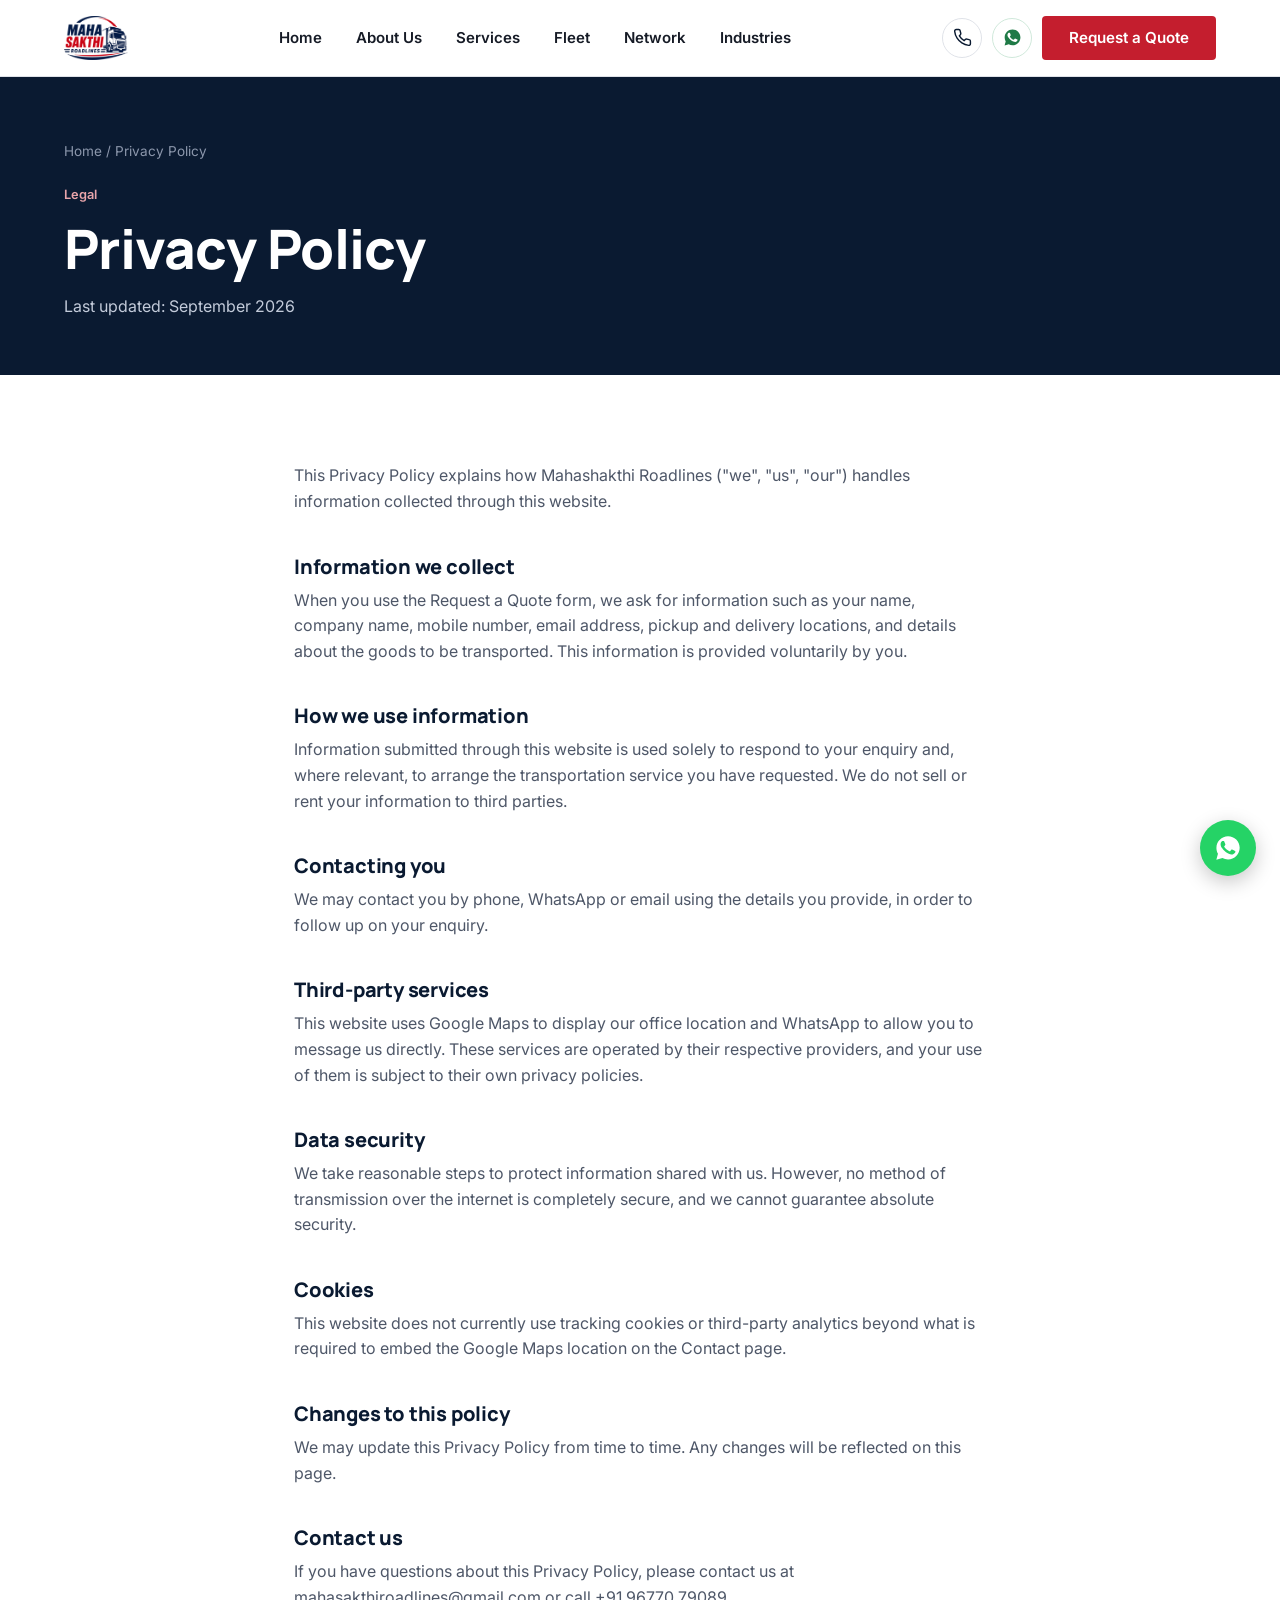
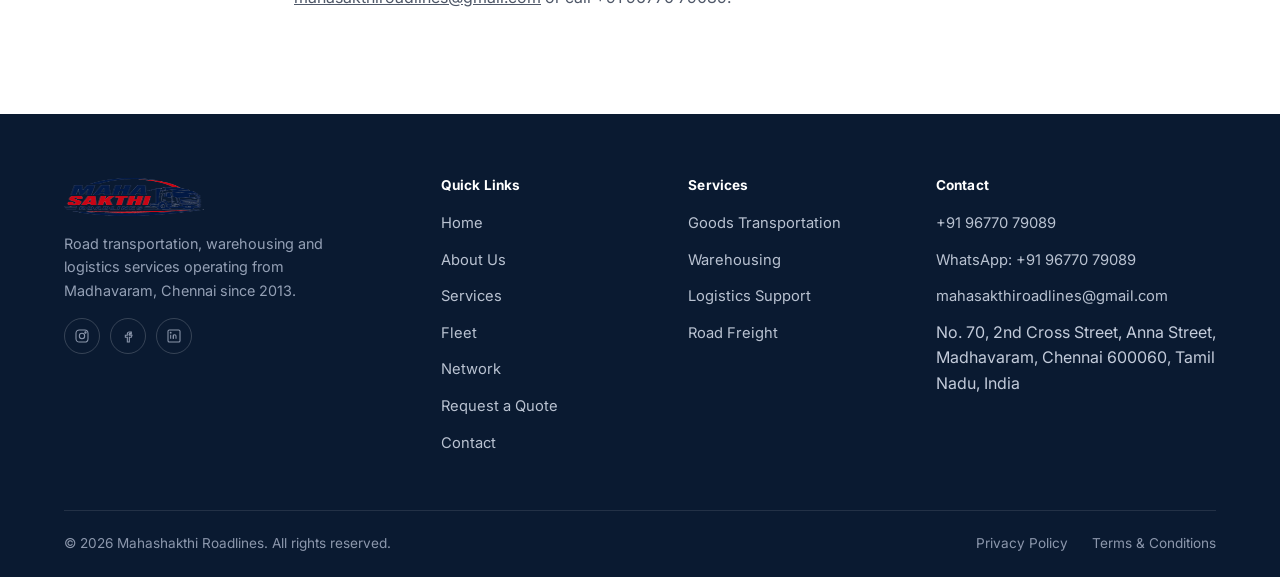
<file: privacy.html>
<!DOCTYPE html>
<html lang="en">
<head>
<meta charset="UTF-8">
<meta name="viewport" content="width=device-width, initial-scale=1.0">
<title>Privacy Policy | Mahashakthi Roadlines</title>
<meta name="description" content="Privacy Policy for the Mahashakthi Roadlines website, covering how enquiry information is collected and used.">
<link rel="canonical" href="https://www.mahashakthiroadlines.com/privacy.html">
<meta property="og:title" content="Privacy Policy | Mahashakthi Roadlines">
<meta property="og:description" content="Privacy Policy for the Mahashakthi Roadlines website, covering how enquiry information is collected and used.">
<meta property="og:type" content="website">
<meta property="og:image" content="https://www.mahashakthiroadlines.com/assets/logo-600.png">
<meta property="og:url" content="https://www.mahashakthiroadlines.com/privacy.html">
<meta name="twitter:card" content="summary">
<link rel="icon" type="image/png" href="assets/favicon-32.png">
<link rel="apple-touch-icon" href="assets/apple-touch-icon.png">
<link rel="preconnect" href="https://fonts.googleapis.com">
<link rel="preconnect" href="https://fonts.gstatic.com" crossorigin>
<link href="https://fonts.googleapis.com/css2?family=Inter:wght@400;500;600;700&family=Manrope:wght@700;800&display=swap" rel="stylesheet">
<link rel="stylesheet" href="css/style.css">
</head>
<body>
  <header class="site-header">
    <div class="container header-inner">
      <a class="brand" href="index.html" aria-label="Mahashakthi Roadlines — Home">
        <img src="assets/logo-300.png" alt="Mahashakthi Roadlines logo" width="160" height="110">
      </a>
      <nav class="main-nav" aria-label="Primary">
        <a href="index.html">Home</a>
        <a href="about.html">About Us</a>
        <a href="services.html">Services</a>
        <a href="fleet.html">Fleet</a>
        <a href="network.html">Network</a>
        <a href="industries.html">Industries</a>
      </nav>
      <div class="header-actions">
        <a class="icon-btn call-desktop" href="tel:+919677079089" aria-label="Call Mahashakthi Roadlines"><svg viewBox="0 0 24 24" fill="none" stroke="currentColor" stroke-width="1.8"><path d="M22 16.92v3a2 2 0 0 1-2.18 2 19.79 19.79 0 0 1-8.63-3.07 19.5 19.5 0 0 1-6-6 19.79 19.79 0 0 1-3.07-8.67A2 2 0 0 1 4.11 2h3a2 2 0 0 1 2 1.72c.12.9.34 1.79.65 2.65a2 2 0 0 1-.45 2.11L8.09 9.91a16 16 0 0 0 6 6l1.43-1.43a2 2 0 0 1 2.11-.45c.86.31 1.75.53 2.65.65A2 2 0 0 1 22 16.92z"/></svg></a>
        <a class="icon-btn whatsapp" data-wa-link href="#" aria-label="Chat on WhatsApp"><svg viewBox="0 0 24 24" fill="currentColor"><path d="M12.04 2c-5.5 0-9.96 4.46-9.96 9.96 0 1.76.46 3.44 1.32 4.94L2 22l5.24-1.37c1.44.79 3.06 1.2 4.8 1.2h.01c5.5 0 9.96-4.46 9.96-9.96S17.55 2 12.04 2zm5.86 14.1c-.25.7-1.45 1.34-2 1.43-.53.08-1.2.11-1.94-.12-.45-.14-1.02-.33-1.76-.64-3.1-1.34-5.12-4.46-5.28-4.67-.16-.21-1.26-1.68-1.26-3.2s.79-2.28 1.07-2.59c.28-.31.6-.38.8-.38.2 0 .4 0 .58.01.19.01.44-.07.68.53.25.6.85 2.08.92 2.23.08.16.13.34.02.55-.1.21-.16.34-.31.52-.16.18-.33.4-.47.54-.16.16-.32.33-.14.64.19.31.83 1.37 1.78 2.22 1.22 1.09 2.25 1.43 2.56 1.59.31.16.49.13.67-.08.19-.21.79-.92 1-1.24.21-.31.42-.26.7-.16.29.1 1.83.86 2.15 1.02.31.16.52.23.6.36.08.13.08.75-.17 1.45z"/></svg></a>
        <a class="btn btn-primary" href="quote.html">Request a Quote</a>
        <button class="nav-toggle" aria-label="Open menu" aria-expanded="false"><svg viewBox="0 0 24 24" fill="none" stroke="currentColor" stroke-width="2"><path d="M4 7h16M4 12h16M4 17h16"/></svg></button>
      </div>
    </div>
  </header>

  <div class="mobile-nav" role="dialog" aria-label="Mobile menu">
    <div class="container">
      <div style="display:flex;justify-content:flex-end;padding:8px 0 4px;">
        <button class="nav-toggle" aria-label="Close menu"><svg viewBox="0 0 24 24" fill="none" stroke="currentColor" stroke-width="2"><path d="M6 6l12 12M18 6L6 18"/></svg></button>
      </div>
      <nav aria-label="Mobile primary">
        <a href="index.html">Home</a>
        <a href="about.html">About Us</a>
        <a href="services.html">Services</a>
        <a href="fleet.html">Fleet</a>
        <a href="network.html">Network</a>
        <a href="industries.html">Industries</a>
      </nav>
      <div class="mobile-nav-contact">
        <a class="btn btn-primary btn-block" href="quote.html">Request a Quote</a>
        <a class="btn btn-outline btn-block" href="tel:+919677079089"><svg viewBox="0 0 24 24" fill="none" stroke="currentColor" stroke-width="1.8"><path d="M22 16.92v3a2 2 0 0 1-2.18 2 19.79 19.79 0 0 1-8.63-3.07 19.5 19.5 0 0 1-6-6 19.79 19.79 0 0 1-3.07-8.67A2 2 0 0 1 4.11 2h3a2 2 0 0 1 2 1.72c.12.9.34 1.79.65 2.65a2 2 0 0 1-.45 2.11L8.09 9.91a16 16 0 0 0 6 6l1.43-1.43a2 2 0 0 1 2.11-.45c.86.31 1.75.53 2.65.65A2 2 0 0 1 22 16.92z"/></svg> Call +91 96770 79089</a>
        <a class="btn btn-outline btn-block" data-wa-link href="#"><svg viewBox="0 0 24 24" fill="currentColor"><path d="M12.04 2c-5.5 0-9.96 4.46-9.96 9.96 0 1.76.46 3.44 1.32 4.94L2 22l5.24-1.37c1.44.79 3.06 1.2 4.8 1.2h.01c5.5 0 9.96-4.46 9.96-9.96S17.55 2 12.04 2zm5.86 14.1c-.25.7-1.45 1.34-2 1.43-.53.08-1.2.11-1.94-.12-.45-.14-1.02-.33-1.76-.64-3.1-1.34-5.12-4.46-5.28-4.67-.16-.21-1.26-1.68-1.26-3.2s.79-2.28 1.07-2.59c.28-.31.6-.38.8-.38.2 0 .4 0 .58.01.19.01.44-.07.68.53.25.6.85 2.08.92 2.23.08.16.13.34.02.55-.1.21-.16.34-.31.52-.16.18-.33.4-.47.54-.16.16-.32.33-.14.64.19.31.83 1.37 1.78 2.22 1.22 1.09 2.25 1.43 2.56 1.59.31.16.49.13.67-.08.19-.21.79-.92 1-1.24.21-.31.42-.26.7-.16.29.1 1.83.86 2.15 1.02.31.16.52.23.6.36.08.13.08.75-.17 1.45z"/></svg> WhatsApp Us</a>
      </div>
    </div>
  </div>


  <section class="page-hero">
    <div class="container">
      <div class="breadcrumb"><a href="index.html">Home</a> / Privacy Policy</div>
      <span class="eyebrow">Legal</span>
      <h1>Privacy Policy</h1>
      <p>Last updated: September 2026</p>
    </div>
  </section>

  <section class="section">
    <div class="container legal-body">
      <p>This Privacy Policy explains how Mahashakthi Roadlines ("we", "us", "our") handles information collected through this website.</p>

      <h2>Information we collect</h2>
      <p>When you use the Request a Quote form, we ask for information such as your name, company name, mobile number, email address, pickup and delivery locations, and details about the goods to be transported. This information is provided voluntarily by you.</p>

      <h2>How we use information</h2>
      <p>Information submitted through this website is used solely to respond to your enquiry and, where relevant, to arrange the transportation service you have requested. We do not sell or rent your information to third parties.</p>

      <h2>Contacting you</h2>
      <p>We may contact you by phone, WhatsApp or email using the details you provide, in order to follow up on your enquiry.</p>

      <h2>Third-party services</h2>
      <p>This website uses Google Maps to display our office location and WhatsApp to allow you to message us directly. These services are operated by their respective providers, and your use of them is subject to their own privacy policies.</p>

      <h2>Data security</h2>
      <p>We take reasonable steps to protect information shared with us. However, no method of transmission over the internet is completely secure, and we cannot guarantee absolute security.</p>

      <h2>Cookies</h2>
      <p>This website does not currently use tracking cookies or third-party analytics beyond what is required to embed the Google Maps location on the Contact page.</p>

      <h2>Changes to this policy</h2>
      <p>We may update this Privacy Policy from time to time. Any changes will be reflected on this page.</p>

      <h2>Contact us</h2>
      <p>If you have questions about this Privacy Policy, please contact us at <a href="mailto:mahasakthiroadlines@gmail.com">mahasakthiroadlines@gmail.com</a> or call +91 96770 79089.</p>
    </div>
  </section>

  <footer class="site-footer">
    <div class="container">
      <div class="footer-grid">
        <div class="footer-brand">
          <img src="assets/logo-300.png" alt="Mahashakthi Roadlines logo" width="140" height="96">
          <p>Road transportation, warehousing and logistics services operating from Madhavaram, Chennai since 2013.</p>
          <div class="footer-social" aria-label="Social media (accounts to be added)">
            <a href="#" aria-label="Instagram (coming soon)" tabindex="-1" aria-disabled="true"><svg viewBox="0 0 24 24" fill="none" stroke="currentColor" stroke-width="1.6"><rect x="3" y="3" width="18" height="18" rx="5"/><circle cx="12" cy="12" r="4"/><circle cx="17.2" cy="6.8" r="1"/></svg></a>
            <a href="#" aria-label="Facebook (coming soon)" tabindex="-1" aria-disabled="true"><svg viewBox="0 0 24 24" fill="none" stroke="currentColor" stroke-width="1.6"><path d="M14 9h3V6h-3c-1.66 0-3 1.34-3 3v2H8v3h3v7h3v-7h3l1-3h-4V9c0-.55.45-1 1-1z"/></svg></a>
            <a href="#" aria-label="LinkedIn (coming soon)" tabindex="-1" aria-disabled="true"><svg viewBox="0 0 24 24" fill="none" stroke="currentColor" stroke-width="1.6"><rect x="3" y="3" width="18" height="18" rx="2"/><line x1="7" y1="10" x2="7" y2="16"/><circle cx="7" cy="7" r="0.6" fill="currentColor"/><path d="M11 16v-4a2 2 0 0 1 4 0v4"/><line x1="11" y1="10" x2="11" y2="16"/></svg></a>
          </div>
        </div>
        <div class="footer-col">
          <h4>Quick Links</h4>
          <ul>
            <li><a href="index.html">Home</a></li>
            <li><a href="about.html">About Us</a></li>
            <li><a href="services.html">Services</a></li>
            <li><a href="fleet.html">Fleet</a></li>
            <li><a href="network.html">Network</a></li>
            <li><a href="quote.html">Request a Quote</a></li>
            <li><a href="contact.html">Contact</a></li>
          </ul>
        </div>
        <div class="footer-col">
          <h4>Services</h4>
          <ul>
            <li><a href="services.html">Goods Transportation</a></li>
            <li><a href="services.html">Warehousing</a></li>
            <li><a href="services.html">Logistics Support</a></li>
            <li><a href="services.html">Road Freight</a></li>
          </ul>
        </div>
        <div class="footer-col">
          <h4>Contact</h4>
          <ul>
            <li><a href="tel:+919677079089">+91 96770 79089</a></li>
            <li><a data-wa-link href="#">WhatsApp: +91 96770 79089</a></li>
            <li><a href="mailto:mahasakthiroadlines@gmail.com">mahasakthiroadlines@gmail.com</a></li>
            <li>No. 70, 2nd Cross Street, Anna Street, Madhavaram, Chennai&nbsp;600060, Tamil Nadu, India</li>
          </ul>
        </div>
      </div>
      <div class="footer-bottom">
        <span>&copy; 2026 Mahashakthi Roadlines. All rights reserved.</span>
        <span class="footer-bottom-links">
          <a href="privacy.html">Privacy Policy</a>
          <a href="terms.html">Terms &amp; Conditions</a>
        </span>
      </div>
    </div>
  </footer>

  <a class="wa-float" data-wa-link href="#" aria-label="Chat on WhatsApp"><svg viewBox="0 0 24 24" fill="currentColor"><path d="M12.04 2c-5.5 0-9.96 4.46-9.96 9.96 0 1.76.46 3.44 1.32 4.94L2 22l5.24-1.37c1.44.79 3.06 1.2 4.8 1.2h.01c5.5 0 9.96-4.46 9.96-9.96S17.55 2 12.04 2zm5.86 14.1c-.25.7-1.45 1.34-2 1.43-.53.08-1.2.11-1.94-.12-.45-.14-1.02-.33-1.76-.64-3.1-1.34-5.12-4.46-5.28-4.67-.16-.21-1.26-1.68-1.26-3.2s.79-2.28 1.07-2.59c.28-.31.6-.38.8-.38.2 0 .4 0 .58.01.19.01.44-.07.68.53.25.6.85 2.08.92 2.23.08.16.13.34.02.55-.1.21-.16.34-.31.52-.16.18-.33.4-.47.54-.16.16-.32.33-.14.64.19.31.83 1.37 1.78 2.22 1.22 1.09 2.25 1.43 2.56 1.59.31.16.49.13.67-.08.19-.21.79-.92 1-1.24.21-.31.42-.26.7-.16.29.1 1.83.86 2.15 1.02.31.16.52.23.6.36.08.13.08.75-.17 1.45z"/></svg></a>

  <div class="mobile-action-bar">
    <div class="row">
      <a href="tel:+919677079089"><svg viewBox="0 0 24 24" fill="none" stroke="currentColor" stroke-width="1.8"><path d="M22 16.92v3a2 2 0 0 1-2.18 2 19.79 19.79 0 0 1-8.63-3.07 19.5 19.5 0 0 1-6-6 19.79 19.79 0 0 1-3.07-8.67A2 2 0 0 1 4.11 2h3a2 2 0 0 1 2 1.72c.12.9.34 1.79.65 2.65a2 2 0 0 1-.45 2.11L8.09 9.91a16 16 0 0 0 6 6l1.43-1.43a2 2 0 0 1 2.11-.45c.86.31 1.75.53 2.65.65A2 2 0 0 1 22 16.92z"/></svg><span>Call</span></a>
      <a data-wa-link href="#"><svg viewBox="0 0 24 24" fill="currentColor"><path d="M12.04 2c-5.5 0-9.96 4.46-9.96 9.96 0 1.76.46 3.44 1.32 4.94L2 22l5.24-1.37c1.44.79 3.06 1.2 4.8 1.2h.01c5.5 0 9.96-4.46 9.96-9.96S17.55 2 12.04 2zm5.86 14.1c-.25.7-1.45 1.34-2 1.43-.53.08-1.2.11-1.94-.12-.45-.14-1.02-.33-1.76-.64-3.1-1.34-5.12-4.46-5.28-4.67-.16-.21-1.26-1.68-1.26-3.2s.79-2.28 1.07-2.59c.28-.31.6-.38.8-.38.2 0 .4 0 .58.01.19.01.44-.07.68.53.25.6.85 2.08.92 2.23.08.16.13.34.02.55-.1.21-.16.34-.31.52-.16.18-.33.4-.47.54-.16.16-.32.33-.14.64.19.31.83 1.37 1.78 2.22 1.22 1.09 2.25 1.43 2.56 1.59.31.16.49.13.67-.08.19-.21.79-.92 1-1.24.21-.31.42-.26.7-.16.29.1 1.83.86 2.15 1.02.31.16.52.23.6.36.08.13.08.75-.17 1.45z"/></svg><span>WhatsApp</span></a>
      <a href="quote.html"><span>Get a Quote</span></a>
    </div>
  </div>

  <script src="js/main.js"></script>

</body>
</html>
</file>
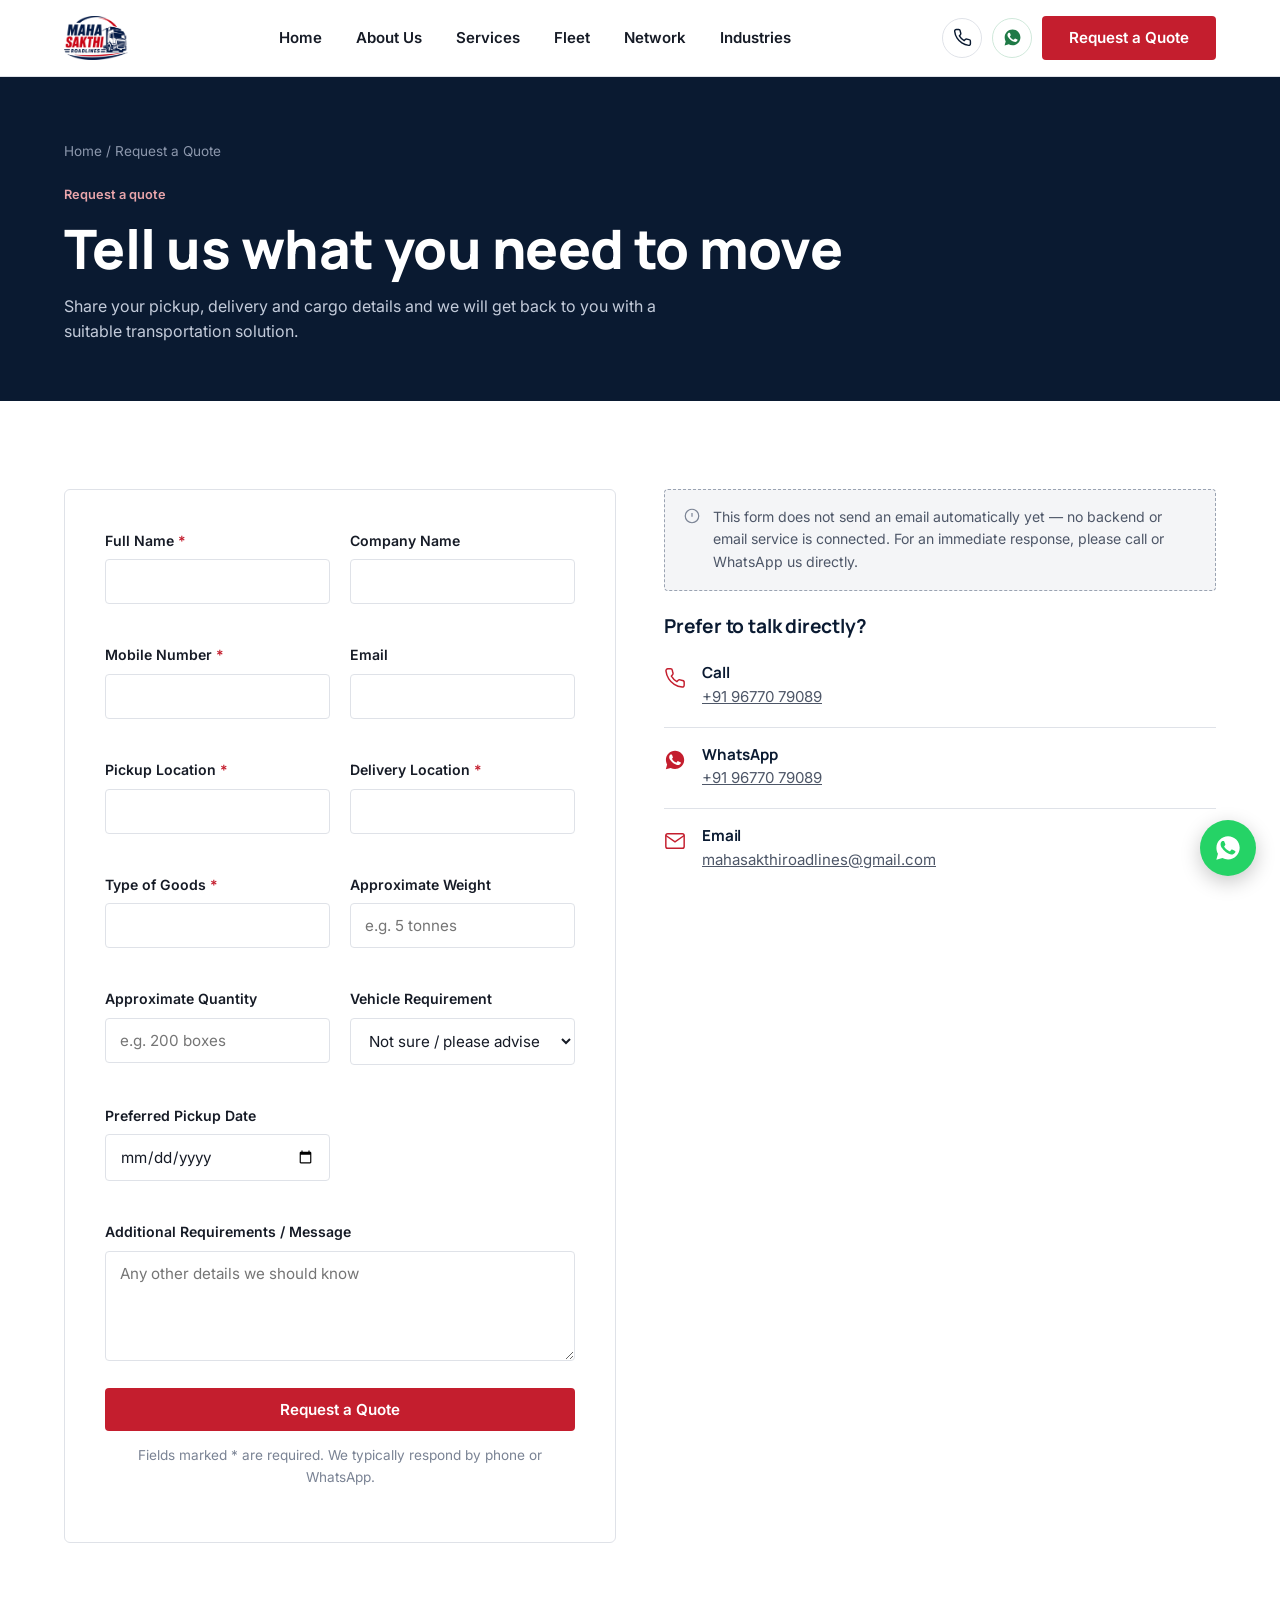
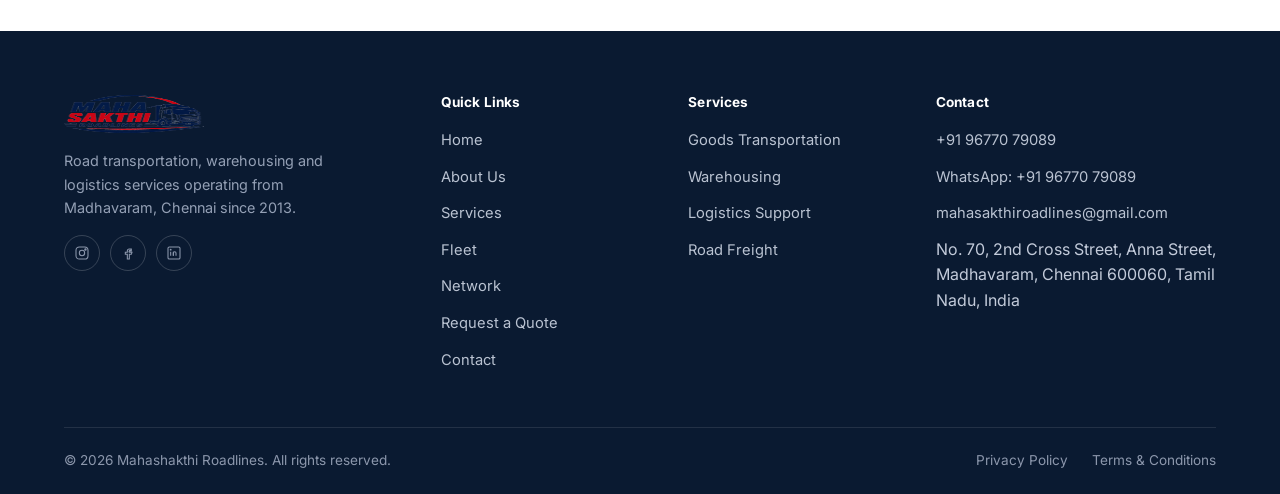
<file: quote.html>
<!DOCTYPE html>
<html lang="en">
<head>
<meta charset="UTF-8">
<meta name="viewport" content="width=device-width, initial-scale=1.0">
<title>Request a Quote | Mahashakthi Roadlines</title>
<meta name="description" content="Request a transportation quote from Mahashakthi Roadlines. Share your pickup, delivery and cargo details and we will get back to you.">
<link rel="canonical" href="https://www.mahashakthiroadlines.com/quote.html">
<meta property="og:title" content="Request a Quote | Mahashakthi Roadlines">
<meta property="og:description" content="Request a transportation quote from Mahashakthi Roadlines. Share your pickup, delivery and cargo details and we will get back to you.">
<meta property="og:type" content="website">
<meta property="og:image" content="https://www.mahashakthiroadlines.com/assets/logo-600.png">
<meta property="og:url" content="https://www.mahashakthiroadlines.com/quote.html">
<meta name="twitter:card" content="summary">
<link rel="icon" type="image/png" href="assets/favicon-32.png">
<link rel="apple-touch-icon" href="assets/apple-touch-icon.png">
<link rel="preconnect" href="https://fonts.googleapis.com">
<link rel="preconnect" href="https://fonts.gstatic.com" crossorigin>
<link href="https://fonts.googleapis.com/css2?family=Inter:wght@400;500;600;700&family=Manrope:wght@700;800&display=swap" rel="stylesheet">
<link rel="stylesheet" href="css/style.css">
</head>
<body>
  <header class="site-header">
    <div class="container header-inner">
      <a class="brand" href="index.html" aria-label="Mahashakthi Roadlines — Home">
        <img src="assets/logo-300.png" alt="Mahashakthi Roadlines logo" width="160" height="110">
      </a>
      <nav class="main-nav" aria-label="Primary">
        <a href="index.html">Home</a>
        <a href="about.html">About Us</a>
        <a href="services.html">Services</a>
        <a href="fleet.html">Fleet</a>
        <a href="network.html">Network</a>
        <a href="industries.html">Industries</a>
      </nav>
      <div class="header-actions">
        <a class="icon-btn call-desktop" href="tel:+919677079089" aria-label="Call Mahashakthi Roadlines"><svg viewBox="0 0 24 24" fill="none" stroke="currentColor" stroke-width="1.8"><path d="M22 16.92v3a2 2 0 0 1-2.18 2 19.79 19.79 0 0 1-8.63-3.07 19.5 19.5 0 0 1-6-6 19.79 19.79 0 0 1-3.07-8.67A2 2 0 0 1 4.11 2h3a2 2 0 0 1 2 1.72c.12.9.34 1.79.65 2.65a2 2 0 0 1-.45 2.11L8.09 9.91a16 16 0 0 0 6 6l1.43-1.43a2 2 0 0 1 2.11-.45c.86.31 1.75.53 2.65.65A2 2 0 0 1 22 16.92z"/></svg></a>
        <a class="icon-btn whatsapp" data-wa-link href="#" aria-label="Chat on WhatsApp"><svg viewBox="0 0 24 24" fill="currentColor"><path d="M12.04 2c-5.5 0-9.96 4.46-9.96 9.96 0 1.76.46 3.44 1.32 4.94L2 22l5.24-1.37c1.44.79 3.06 1.2 4.8 1.2h.01c5.5 0 9.96-4.46 9.96-9.96S17.55 2 12.04 2zm5.86 14.1c-.25.7-1.45 1.34-2 1.43-.53.08-1.2.11-1.94-.12-.45-.14-1.02-.33-1.76-.64-3.1-1.34-5.12-4.46-5.28-4.67-.16-.21-1.26-1.68-1.26-3.2s.79-2.28 1.07-2.59c.28-.31.6-.38.8-.38.2 0 .4 0 .58.01.19.01.44-.07.68.53.25.6.85 2.08.92 2.23.08.16.13.34.02.55-.1.21-.16.34-.31.52-.16.18-.33.4-.47.54-.16.16-.32.33-.14.64.19.31.83 1.37 1.78 2.22 1.22 1.09 2.25 1.43 2.56 1.59.31.16.49.13.67-.08.19-.21.79-.92 1-1.24.21-.31.42-.26.7-.16.29.1 1.83.86 2.15 1.02.31.16.52.23.6.36.08.13.08.75-.17 1.45z"/></svg></a>
        <a class="btn btn-primary" href="quote.html">Request a Quote</a>
        <button class="nav-toggle" aria-label="Open menu" aria-expanded="false"><svg viewBox="0 0 24 24" fill="none" stroke="currentColor" stroke-width="2"><path d="M4 7h16M4 12h16M4 17h16"/></svg></button>
      </div>
    </div>
  </header>

  <div class="mobile-nav" role="dialog" aria-label="Mobile menu">
    <div class="container">
      <div style="display:flex;justify-content:flex-end;padding:8px 0 4px;">
        <button class="nav-toggle" aria-label="Close menu"><svg viewBox="0 0 24 24" fill="none" stroke="currentColor" stroke-width="2"><path d="M6 6l12 12M18 6L6 18"/></svg></button>
      </div>
      <nav aria-label="Mobile primary">
        <a href="index.html">Home</a>
        <a href="about.html">About Us</a>
        <a href="services.html">Services</a>
        <a href="fleet.html">Fleet</a>
        <a href="network.html">Network</a>
        <a href="industries.html">Industries</a>
      </nav>
      <div class="mobile-nav-contact">
        <a class="btn btn-primary btn-block" href="quote.html">Request a Quote</a>
        <a class="btn btn-outline btn-block" href="tel:+919677079089"><svg viewBox="0 0 24 24" fill="none" stroke="currentColor" stroke-width="1.8"><path d="M22 16.92v3a2 2 0 0 1-2.18 2 19.79 19.79 0 0 1-8.63-3.07 19.5 19.5 0 0 1-6-6 19.79 19.79 0 0 1-3.07-8.67A2 2 0 0 1 4.11 2h3a2 2 0 0 1 2 1.72c.12.9.34 1.79.65 2.65a2 2 0 0 1-.45 2.11L8.09 9.91a16 16 0 0 0 6 6l1.43-1.43a2 2 0 0 1 2.11-.45c.86.31 1.75.53 2.65.65A2 2 0 0 1 22 16.92z"/></svg> Call +91 96770 79089</a>
        <a class="btn btn-outline btn-block" data-wa-link href="#"><svg viewBox="0 0 24 24" fill="currentColor"><path d="M12.04 2c-5.5 0-9.96 4.46-9.96 9.96 0 1.76.46 3.44 1.32 4.94L2 22l5.24-1.37c1.44.79 3.06 1.2 4.8 1.2h.01c5.5 0 9.96-4.46 9.96-9.96S17.55 2 12.04 2zm5.86 14.1c-.25.7-1.45 1.34-2 1.43-.53.08-1.2.11-1.94-.12-.45-.14-1.02-.33-1.76-.64-3.1-1.34-5.12-4.46-5.28-4.67-.16-.21-1.26-1.68-1.26-3.2s.79-2.28 1.07-2.59c.28-.31.6-.38.8-.38.2 0 .4 0 .58.01.19.01.44-.07.68.53.25.6.85 2.08.92 2.23.08.16.13.34.02.55-.1.21-.16.34-.31.52-.16.18-.33.4-.47.54-.16.16-.32.33-.14.64.19.31.83 1.37 1.78 2.22 1.22 1.09 2.25 1.43 2.56 1.59.31.16.49.13.67-.08.19-.21.79-.92 1-1.24.21-.31.42-.26.7-.16.29.1 1.83.86 2.15 1.02.31.16.52.23.6.36.08.13.08.75-.17 1.45z"/></svg> WhatsApp Us</a>
      </div>
    </div>
  </div>


  <section class="page-hero">
    <div class="container">
      <div class="breadcrumb"><a href="index.html">Home</a> / Request a Quote</div>
      <span class="eyebrow">Request a quote</span>
      <h1>Tell us what you need to move</h1>
      <p>Share your pickup, delivery and cargo details and we will get back to you with a suitable transportation solution.</p>
    </div>
  </section>

  <section class="section">
    <div class="container">
      <div class="grid grid-2" style="gap:48px;align-items:start;">
        <div class="form-card reveal">
          <form id="quote-form" novalidate>
            <div class="form-grid">
              <div class="field">
                <label for="q-name">Full Name <span class="req">*</span></label>
                <input type="text" id="q-name" name="fullName" required autocomplete="name">
                <div class="error-msg">Please enter your name.</div>
              </div>
              <div class="field">
                <label for="q-company">Company Name</label>
                <input type="text" id="q-company" name="companyName" autocomplete="organization">
              </div>
              <div class="field">
                <label for="quote-phone">Mobile Number <span class="req">*</span></label>
                <input type="tel" id="quote-phone" name="mobileNumber" required autocomplete="tel" inputmode="tel">
                <div class="error-msg">Please enter a valid mobile number.</div>
              </div>
              <div class="field">
                <label for="quote-email">Email</label>
                <input type="email" id="quote-email" name="email" autocomplete="email">
                <div class="error-msg">Please enter a valid email address.</div>
              </div>
              <div class="field">
                <label for="q-pickup">Pickup Location <span class="req">*</span></label>
                <input type="text" id="q-pickup" name="pickupLocation" required>
                <div class="error-msg">Please enter the pickup location.</div>
              </div>
              <div class="field">
                <label for="q-delivery">Delivery Location <span class="req">*</span></label>
                <input type="text" id="q-delivery" name="deliveryLocation" required>
                <div class="error-msg">Please enter the delivery location.</div>
              </div>
              <div class="field">
                <label for="q-goods">Type of Goods <span class="req">*</span></label>
                <input type="text" id="q-goods" name="typeOfGoods" required>
                <div class="error-msg">Please describe the type of goods.</div>
              </div>
              <div class="field">
                <label for="q-weight">Approximate Weight</label>
                <input type="text" id="q-weight" name="approxWeight" placeholder="e.g. 5 tonnes">
              </div>
              <div class="field">
                <label for="q-qty">Approximate Quantity</label>
                <input type="text" id="q-qty" name="approxQuantity" placeholder="e.g. 200 boxes">
              </div>
              <div class="field">
                <label for="q-vehicle">Vehicle Requirement</label>
                <select id="q-vehicle" name="vehicleRequirement">
                  <option value="">Not sure / please advise</option>
                  <option>Light Commercial Vehicle</option>
                  <option>Medium Goods Vehicle</option>
                  <option>Heavy Goods Vehicle</option>
                  <option>Large Capacity Vehicle</option>
                  <option>Specialized Vehicle</option>
                </select>
              </div>
              <div class="field">
                <label for="q-date">Preferred Pickup Date</label>
                <input type="date" id="q-date" name="preferredPickupDate">
              </div>
              <div class="field full">
                <label for="q-message">Additional Requirements / Message</label>
                <textarea id="q-message" name="message" placeholder="Any other details we should know"></textarea>
              </div>
            </div>
            <button type="submit" class="btn btn-primary btn-block">Request a Quote</button>
            <p class="form-note text-center" style="margin-top:14px;">Fields marked <span class="req">*</span> are required. We typically respond by phone or WhatsApp.</p>
          </form>

          <div class="form-success" id="quote-success">
            <div class="check"><svg viewBox="0 0 24 24" fill="none" stroke="currentColor" stroke-width="2.4"><path d="M5 13l4 4L19 7"/></svg></div>
            <h2>Request received</h2>
            <p>Thank you for sharing your requirement. Our team will get back to you shortly on the mobile number provided.</p>
            <div class="hero-ctas" style="justify-content:center;">
              <a class="btn btn-outline" href="tel:+919677079089">Call Us</a>
              <a class="btn btn-primary" data-wa-link data-wa-message="Hello MAHASHAKTHI ROADLINES, I just submitted a quote request on your website." href="#">WhatsApp Us</a>
            </div>
          </div>
        </div>

        <div class="reveal">
          <div class="notice" style="margin-bottom:24px;">
            <svg viewBox="0 0 24 24" fill="none" stroke="currentColor" stroke-width="1.6"><circle cx="12" cy="12" r="9"/><path d="M12 8v5M12 16h.01"/></svg>
            <span>This form does not send an email automatically yet &mdash; no backend or email service is connected. For an immediate response, please call or WhatsApp us directly.</span>
          </div>
          <h3>Prefer to talk directly?</h3>
          <div class="contact-item">
            <svg class="icon" viewBox="0 0 24 24" fill="none" stroke="currentColor" stroke-width="1.6"><path d="M22 16.92v3a2 2 0 0 1-2.18 2 19.79 19.79 0 0 1-8.63-3.07 19.5 19.5 0 0 1-6-6 19.79 19.79 0 0 1-3.07-8.67A2 2 0 0 1 4.11 2h3a2 2 0 0 1 2 1.72c.12.9.34 1.79.65 2.65a2 2 0 0 1-.45 2.11L8.09 9.91a16 16 0 0 0 6 6l1.43-1.43a2 2 0 0 1 2.11-.45c.86.31 1.75.53 2.65.65A2 2 0 0 1 22 16.92z"/></svg>
            <div><h3>Call</h3><p><a href="tel:+919677079089">+91 96770 79089</a></p></div>
          </div>
          <div class="contact-item">
            <svg class="icon" viewBox="0 0 24 24" fill="currentColor"><path d="M12.04 2c-5.5 0-9.96 4.46-9.96 9.96 0 1.76.46 3.44 1.32 4.94L2 22l5.24-1.37c1.44.79 3.06 1.2 4.8 1.2h.01c5.5 0 9.96-4.46 9.96-9.96S17.55 2 12.04 2zm5.86 14.1c-.25.7-1.45 1.34-2 1.43-.53.08-1.2.11-1.94-.12-.45-.14-1.02-.33-1.76-.64-3.1-1.34-5.12-4.46-5.28-4.67-.16-.21-1.26-1.68-1.26-3.2s.79-2.28 1.07-2.59c.28-.31.6-.38.8-.38.2 0 .4 0 .58.01.19.01.44-.07.68.53.25.6.85 2.08.92 2.23.08.16.13.34.02.55-.1.21-.16.34-.31.52-.16.18-.33.4-.47.54-.16.16-.32.33-.14.64.19.31.83 1.37 1.78 2.22 1.22 1.09 2.25 1.43 2.56 1.59.31.16.49.13.67-.08.19-.21.79-.92 1-1.24.21-.31.42-.26.7-.16.29.1 1.83.86 2.15 1.02.31.16.52.23.6.36.08.13.08.75-.17 1.45z"/></svg>
            <div><h3>WhatsApp</h3><p><a data-wa-link href="#">+91 96770 79089</a></p></div>
          </div>
          <div class="contact-item">
            <svg class="icon" viewBox="0 0 24 24" fill="none" stroke="currentColor" stroke-width="1.6"><rect x="2" y="4" width="20" height="16" rx="2"/><path d="M2 6l10 7 10-7"/></svg>
            <div><h3>Email</h3><p><a href="mailto:mahasakthiroadlines@gmail.com">mahasakthiroadlines@gmail.com</a></p></div>
          </div>
        </div>
      </div>
    </div>
  </section>

  <footer class="site-footer">
    <div class="container">
      <div class="footer-grid">
        <div class="footer-brand">
          <img src="assets/logo-300.png" alt="Mahashakthi Roadlines logo" width="140" height="96">
          <p>Road transportation, warehousing and logistics services operating from Madhavaram, Chennai since 2013.</p>
          <div class="footer-social" aria-label="Social media (accounts to be added)">
            <a href="#" aria-label="Instagram (coming soon)" tabindex="-1" aria-disabled="true"><svg viewBox="0 0 24 24" fill="none" stroke="currentColor" stroke-width="1.6"><rect x="3" y="3" width="18" height="18" rx="5"/><circle cx="12" cy="12" r="4"/><circle cx="17.2" cy="6.8" r="1"/></svg></a>
            <a href="#" aria-label="Facebook (coming soon)" tabindex="-1" aria-disabled="true"><svg viewBox="0 0 24 24" fill="none" stroke="currentColor" stroke-width="1.6"><path d="M14 9h3V6h-3c-1.66 0-3 1.34-3 3v2H8v3h3v7h3v-7h3l1-3h-4V9c0-.55.45-1 1-1z"/></svg></a>
            <a href="#" aria-label="LinkedIn (coming soon)" tabindex="-1" aria-disabled="true"><svg viewBox="0 0 24 24" fill="none" stroke="currentColor" stroke-width="1.6"><rect x="3" y="3" width="18" height="18" rx="2"/><line x1="7" y1="10" x2="7" y2="16"/><circle cx="7" cy="7" r="0.6" fill="currentColor"/><path d="M11 16v-4a2 2 0 0 1 4 0v4"/><line x1="11" y1="10" x2="11" y2="16"/></svg></a>
          </div>
        </div>
        <div class="footer-col">
          <h4>Quick Links</h4>
          <ul>
            <li><a href="index.html">Home</a></li>
            <li><a href="about.html">About Us</a></li>
            <li><a href="services.html">Services</a></li>
            <li><a href="fleet.html">Fleet</a></li>
            <li><a href="network.html">Network</a></li>
            <li><a href="quote.html">Request a Quote</a></li>
            <li><a href="contact.html">Contact</a></li>
          </ul>
        </div>
        <div class="footer-col">
          <h4>Services</h4>
          <ul>
            <li><a href="services.html">Goods Transportation</a></li>
            <li><a href="services.html">Warehousing</a></li>
            <li><a href="services.html">Logistics Support</a></li>
            <li><a href="services.html">Road Freight</a></li>
          </ul>
        </div>
        <div class="footer-col">
          <h4>Contact</h4>
          <ul>
            <li><a href="tel:+919677079089">+91 96770 79089</a></li>
            <li><a data-wa-link href="#">WhatsApp: +91 96770 79089</a></li>
            <li><a href="mailto:mahasakthiroadlines@gmail.com">mahasakthiroadlines@gmail.com</a></li>
            <li>No. 70, 2nd Cross Street, Anna Street, Madhavaram, Chennai&nbsp;600060, Tamil Nadu, India</li>
          </ul>
        </div>
      </div>
      <div class="footer-bottom">
        <span>&copy; 2026 Mahashakthi Roadlines. All rights reserved.</span>
        <span class="footer-bottom-links">
          <a href="privacy.html">Privacy Policy</a>
          <a href="terms.html">Terms &amp; Conditions</a>
        </span>
      </div>
    </div>
  </footer>

  <a class="wa-float" data-wa-link href="#" aria-label="Chat on WhatsApp"><svg viewBox="0 0 24 24" fill="currentColor"><path d="M12.04 2c-5.5 0-9.96 4.46-9.96 9.96 0 1.76.46 3.44 1.32 4.94L2 22l5.24-1.37c1.44.79 3.06 1.2 4.8 1.2h.01c5.5 0 9.96-4.46 9.96-9.96S17.55 2 12.04 2zm5.86 14.1c-.25.7-1.45 1.34-2 1.43-.53.08-1.2.11-1.94-.12-.45-.14-1.02-.33-1.76-.64-3.1-1.34-5.12-4.46-5.28-4.67-.16-.21-1.26-1.68-1.26-3.2s.79-2.28 1.07-2.59c.28-.31.6-.38.8-.38.2 0 .4 0 .58.01.19.01.44-.07.68.53.25.6.85 2.08.92 2.23.08.16.13.34.02.55-.1.21-.16.34-.31.52-.16.18-.33.4-.47.54-.16.16-.32.33-.14.64.19.31.83 1.37 1.78 2.22 1.22 1.09 2.25 1.43 2.56 1.59.31.16.49.13.67-.08.19-.21.79-.92 1-1.24.21-.31.42-.26.7-.16.29.1 1.83.86 2.15 1.02.31.16.52.23.6.36.08.13.08.75-.17 1.45z"/></svg></a>

  <div class="mobile-action-bar">
    <div class="row">
      <a href="tel:+919677079089"><svg viewBox="0 0 24 24" fill="none" stroke="currentColor" stroke-width="1.8"><path d="M22 16.92v3a2 2 0 0 1-2.18 2 19.79 19.79 0 0 1-8.63-3.07 19.5 19.5 0 0 1-6-6 19.79 19.79 0 0 1-3.07-8.67A2 2 0 0 1 4.11 2h3a2 2 0 0 1 2 1.72c.12.9.34 1.79.65 2.65a2 2 0 0 1-.45 2.11L8.09 9.91a16 16 0 0 0 6 6l1.43-1.43a2 2 0 0 1 2.11-.45c.86.31 1.75.53 2.65.65A2 2 0 0 1 22 16.92z"/></svg><span>Call</span></a>
      <a data-wa-link href="#"><svg viewBox="0 0 24 24" fill="currentColor"><path d="M12.04 2c-5.5 0-9.96 4.46-9.96 9.96 0 1.76.46 3.44 1.32 4.94L2 22l5.24-1.37c1.44.79 3.06 1.2 4.8 1.2h.01c5.5 0 9.96-4.46 9.96-9.96S17.55 2 12.04 2zm5.86 14.1c-.25.7-1.45 1.34-2 1.43-.53.08-1.2.11-1.94-.12-.45-.14-1.02-.33-1.76-.64-3.1-1.34-5.12-4.46-5.28-4.67-.16-.21-1.26-1.68-1.26-3.2s.79-2.28 1.07-2.59c.28-.31.6-.38.8-.38.2 0 .4 0 .58.01.19.01.44-.07.68.53.25.6.85 2.08.92 2.23.08.16.13.34.02.55-.1.21-.16.34-.31.52-.16.18-.33.4-.47.54-.16.16-.32.33-.14.64.19.31.83 1.37 1.78 2.22 1.22 1.09 2.25 1.43 2.56 1.59.31.16.49.13.67-.08.19-.21.79-.92 1-1.24.21-.31.42-.26.7-.16.29.1 1.83.86 2.15 1.02.31.16.52.23.6.36.08.13.08.75-.17 1.45z"/></svg><span>WhatsApp</span></a>
      <a href="quote.html"><span>Get a Quote</span></a>
    </div>
  </div>

  <script src="js/main.js"></script>

</body>
</html>
</file>
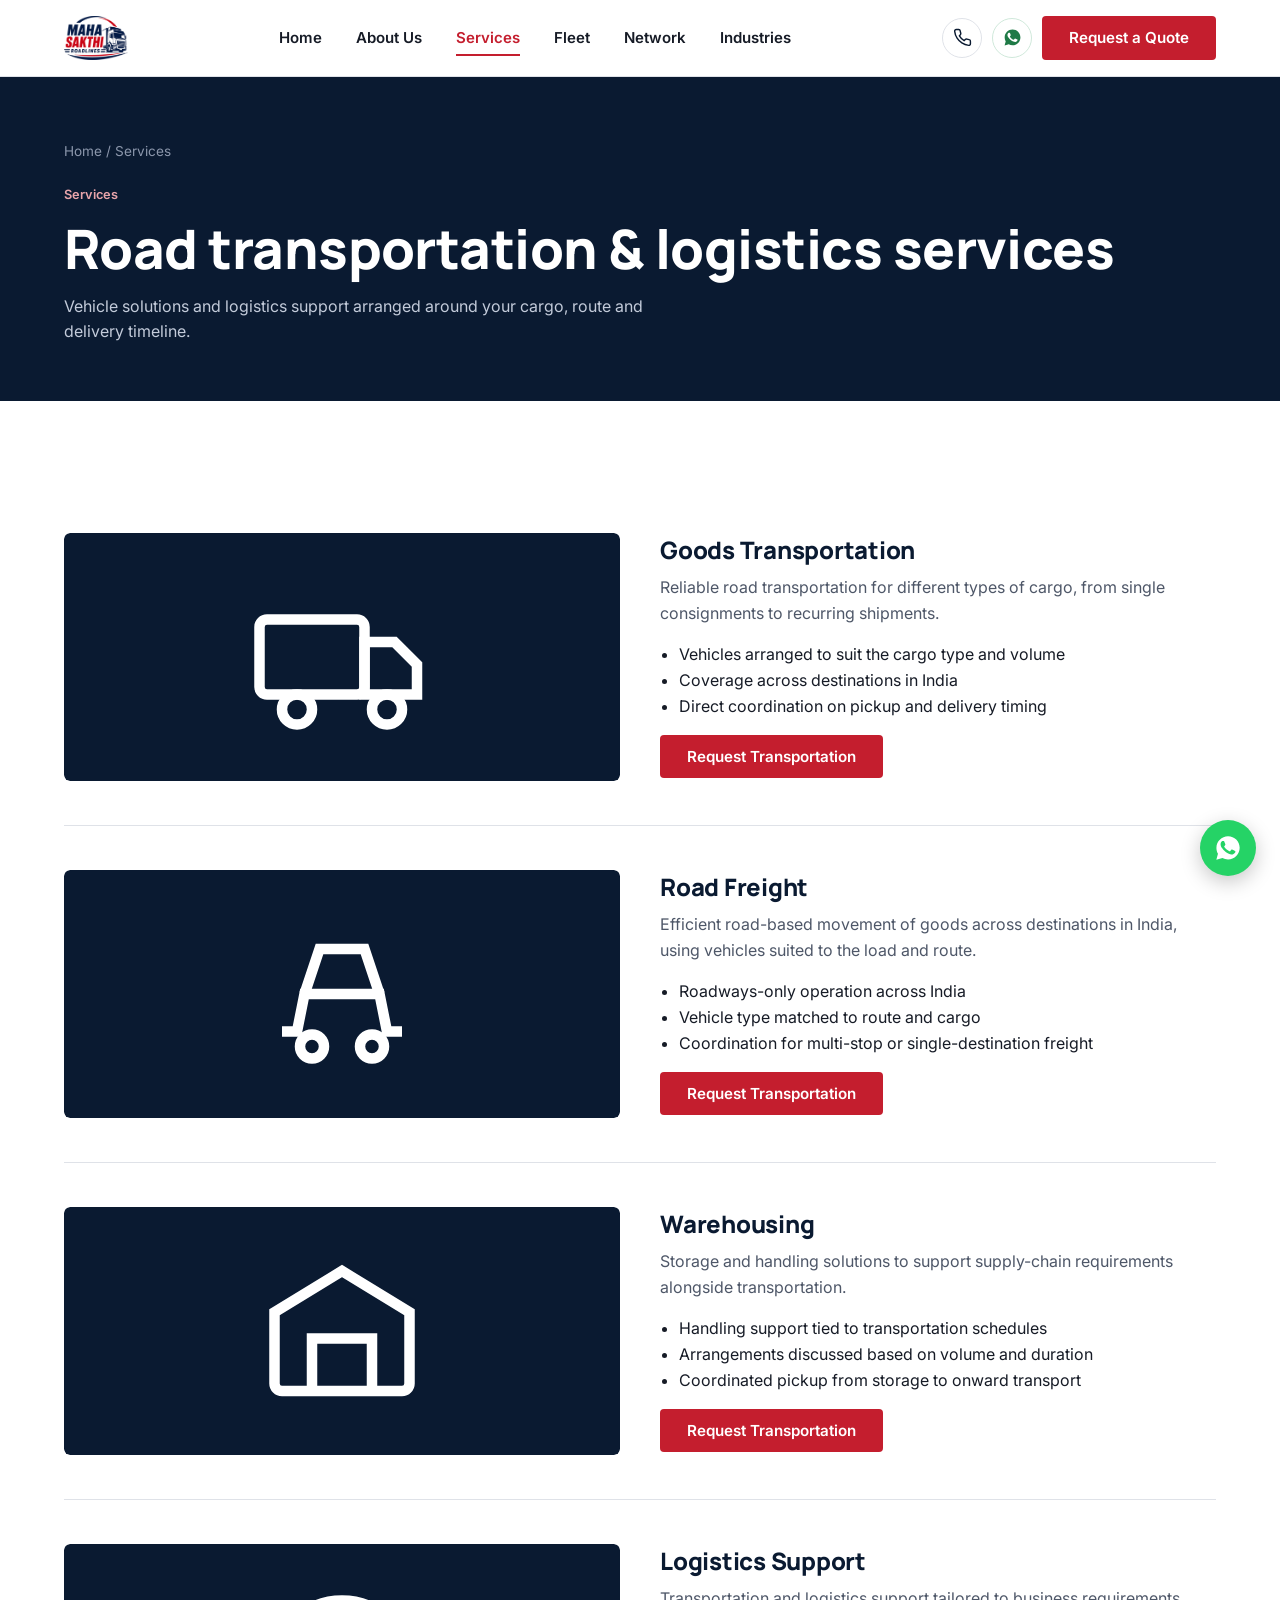
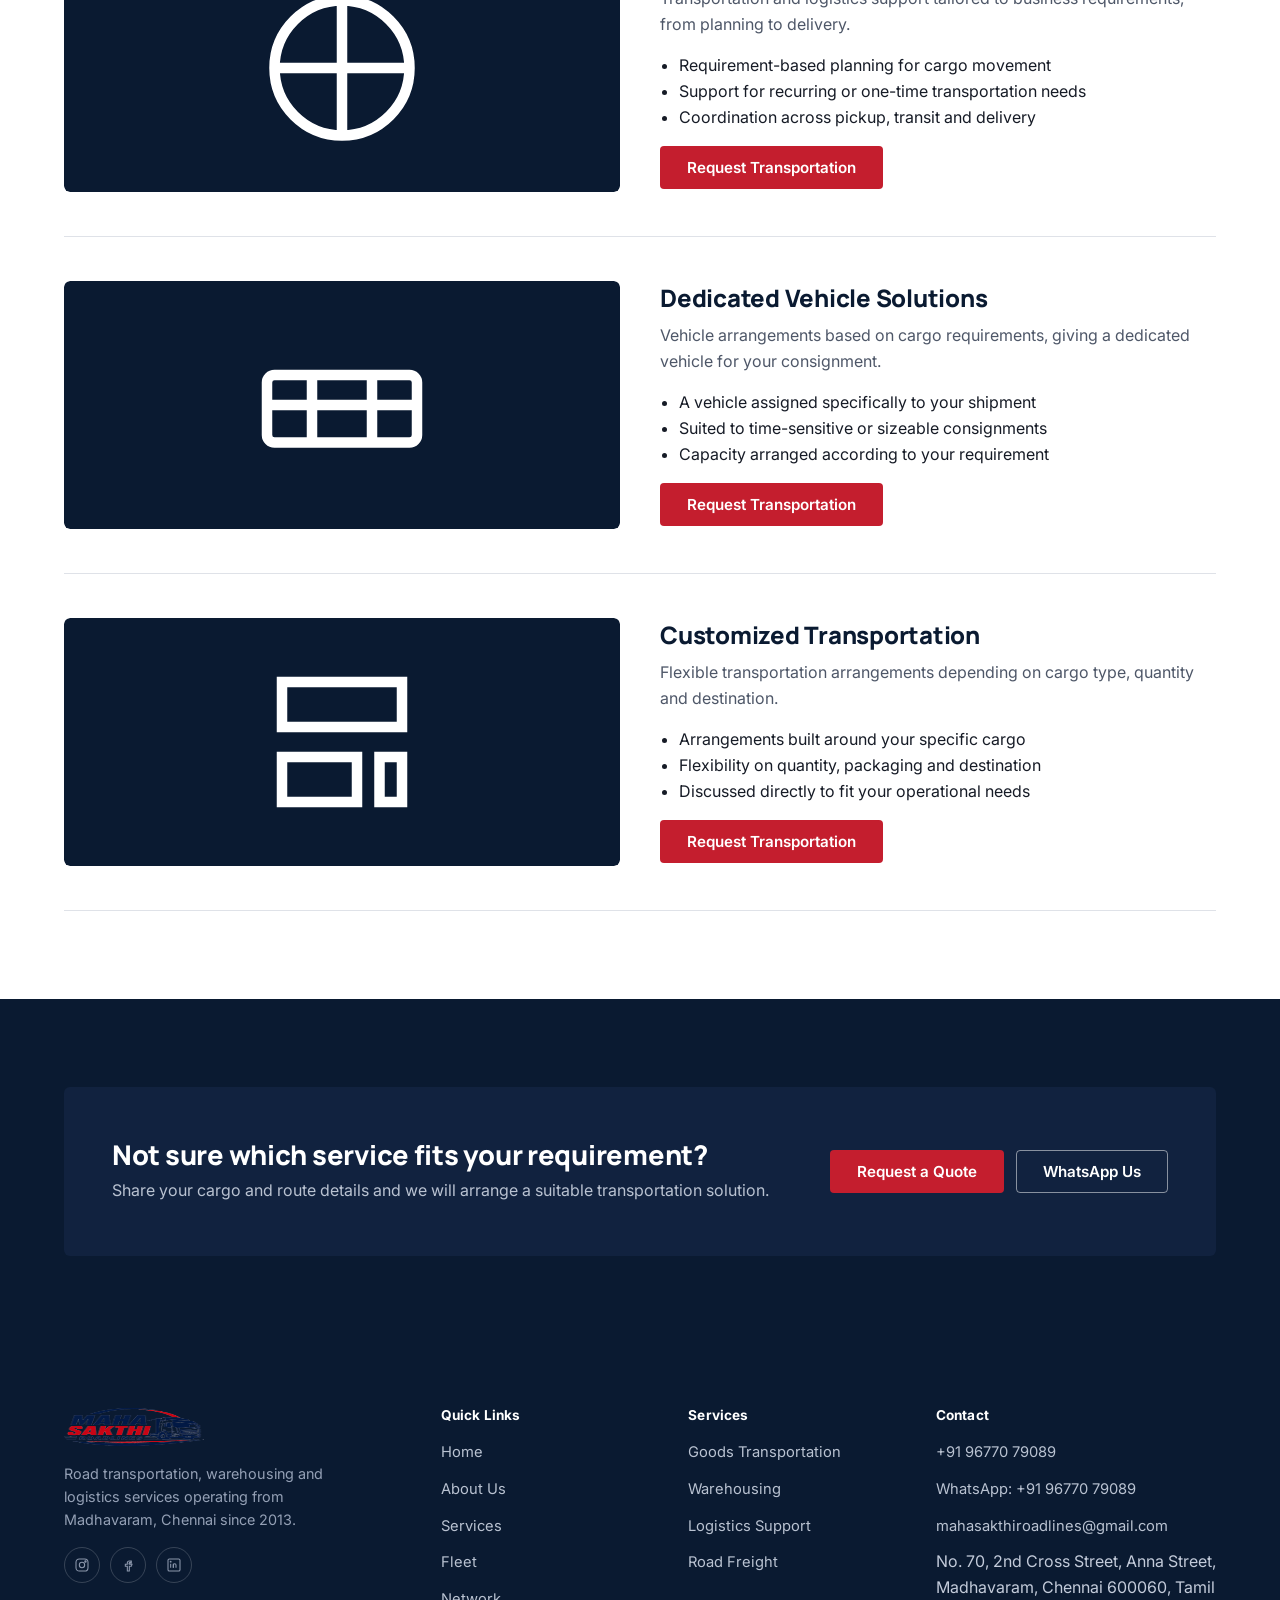
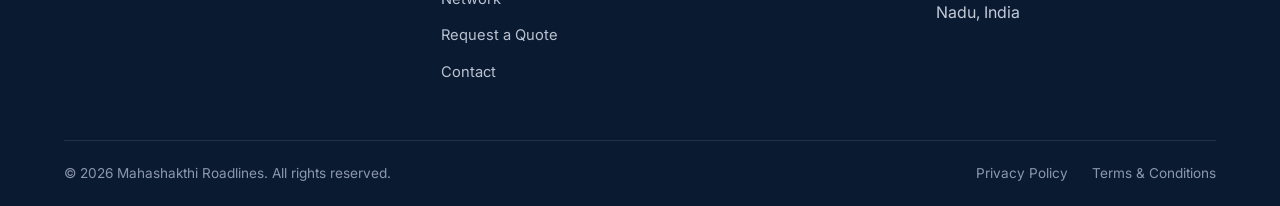
<file: services.html>
<!DOCTYPE html>
<html lang="en">
<head>
<meta charset="UTF-8">
<meta name="viewport" content="width=device-width, initial-scale=1.0">
<title>Services | Mahashakthi Roadlines</title>
<meta name="description" content="Goods transportation, road freight, warehousing, logistics support, dedicated vehicles and customized transportation from Mahashakthi Roadlines, Chennai.">
<link rel="canonical" href="https://www.mahashakthiroadlines.com/services.html">
<meta property="og:title" content="Services | Mahashakthi Roadlines">
<meta property="og:description" content="Goods transportation, road freight, warehousing, logistics support, dedicated vehicles and customized transportation from Mahashakthi Roadlines, Chennai.">
<meta property="og:type" content="website">
<meta property="og:image" content="https://www.mahashakthiroadlines.com/assets/logo-600.png">
<meta property="og:url" content="https://www.mahashakthiroadlines.com/services.html">
<meta name="twitter:card" content="summary">
<link rel="icon" type="image/png" href="assets/favicon-32.png">
<link rel="apple-touch-icon" href="assets/apple-touch-icon.png">
<link rel="preconnect" href="https://fonts.googleapis.com">
<link rel="preconnect" href="https://fonts.gstatic.com" crossorigin>
<link href="https://fonts.googleapis.com/css2?family=Inter:wght@400;500;600;700&family=Manrope:wght@700;800&display=swap" rel="stylesheet">
<link rel="stylesheet" href="css/style.css">
</head>
<body>
  <header class="site-header">
    <div class="container header-inner">
      <a class="brand" href="index.html" aria-label="Mahashakthi Roadlines — Home">
        <img src="assets/logo-300.png" alt="Mahashakthi Roadlines logo" width="160" height="110">
      </a>
      <nav class="main-nav" aria-label="Primary">
        <a href="index.html">Home</a>
        <a href="about.html">About Us</a>
        <a href="services.html" class="active">Services</a>
        <a href="fleet.html">Fleet</a>
        <a href="network.html">Network</a>
        <a href="industries.html">Industries</a>
      </nav>
      <div class="header-actions">
        <a class="icon-btn call-desktop" href="tel:+919677079089" aria-label="Call Mahashakthi Roadlines"><svg viewBox="0 0 24 24" fill="none" stroke="currentColor" stroke-width="1.8"><path d="M22 16.92v3a2 2 0 0 1-2.18 2 19.79 19.79 0 0 1-8.63-3.07 19.5 19.5 0 0 1-6-6 19.79 19.79 0 0 1-3.07-8.67A2 2 0 0 1 4.11 2h3a2 2 0 0 1 2 1.72c.12.9.34 1.79.65 2.65a2 2 0 0 1-.45 2.11L8.09 9.91a16 16 0 0 0 6 6l1.43-1.43a2 2 0 0 1 2.11-.45c.86.31 1.75.53 2.65.65A2 2 0 0 1 22 16.92z"/></svg></a>
        <a class="icon-btn whatsapp" data-wa-link href="#" aria-label="Chat on WhatsApp"><svg viewBox="0 0 24 24" fill="currentColor"><path d="M12.04 2c-5.5 0-9.96 4.46-9.96 9.96 0 1.76.46 3.44 1.32 4.94L2 22l5.24-1.37c1.44.79 3.06 1.2 4.8 1.2h.01c5.5 0 9.96-4.46 9.96-9.96S17.55 2 12.04 2zm5.86 14.1c-.25.7-1.45 1.34-2 1.43-.53.08-1.2.11-1.94-.12-.45-.14-1.02-.33-1.76-.64-3.1-1.34-5.12-4.46-5.28-4.67-.16-.21-1.26-1.68-1.26-3.2s.79-2.28 1.07-2.59c.28-.31.6-.38.8-.38.2 0 .4 0 .58.01.19.01.44-.07.68.53.25.6.85 2.08.92 2.23.08.16.13.34.02.55-.1.21-.16.34-.31.52-.16.18-.33.4-.47.54-.16.16-.32.33-.14.64.19.31.83 1.37 1.78 2.22 1.22 1.09 2.25 1.43 2.56 1.59.31.16.49.13.67-.08.19-.21.79-.92 1-1.24.21-.31.42-.26.7-.16.29.1 1.83.86 2.15 1.02.31.16.52.23.6.36.08.13.08.75-.17 1.45z"/></svg></a>
        <a class="btn btn-primary" href="quote.html">Request a Quote</a>
        <button class="nav-toggle" aria-label="Open menu" aria-expanded="false"><svg viewBox="0 0 24 24" fill="none" stroke="currentColor" stroke-width="2"><path d="M4 7h16M4 12h16M4 17h16"/></svg></button>
      </div>
    </div>
  </header>

  <div class="mobile-nav" role="dialog" aria-label="Mobile menu">
    <div class="container">
      <div style="display:flex;justify-content:flex-end;padding:8px 0 4px;">
        <button class="nav-toggle" aria-label="Close menu"><svg viewBox="0 0 24 24" fill="none" stroke="currentColor" stroke-width="2"><path d="M6 6l12 12M18 6L6 18"/></svg></button>
      </div>
      <nav aria-label="Mobile primary">
        <a href="index.html">Home</a>
        <a href="about.html">About Us</a>
        <a href="services.html" class="active">Services</a>
        <a href="fleet.html">Fleet</a>
        <a href="network.html">Network</a>
        <a href="industries.html">Industries</a>
      </nav>
      <div class="mobile-nav-contact">
        <a class="btn btn-primary btn-block" href="quote.html">Request a Quote</a>
        <a class="btn btn-outline btn-block" href="tel:+919677079089"><svg viewBox="0 0 24 24" fill="none" stroke="currentColor" stroke-width="1.8"><path d="M22 16.92v3a2 2 0 0 1-2.18 2 19.79 19.79 0 0 1-8.63-3.07 19.5 19.5 0 0 1-6-6 19.79 19.79 0 0 1-3.07-8.67A2 2 0 0 1 4.11 2h3a2 2 0 0 1 2 1.72c.12.9.34 1.79.65 2.65a2 2 0 0 1-.45 2.11L8.09 9.91a16 16 0 0 0 6 6l1.43-1.43a2 2 0 0 1 2.11-.45c.86.31 1.75.53 2.65.65A2 2 0 0 1 22 16.92z"/></svg> Call +91 96770 79089</a>
        <a class="btn btn-outline btn-block" data-wa-link href="#"><svg viewBox="0 0 24 24" fill="currentColor"><path d="M12.04 2c-5.5 0-9.96 4.46-9.96 9.96 0 1.76.46 3.44 1.32 4.94L2 22l5.24-1.37c1.44.79 3.06 1.2 4.8 1.2h.01c5.5 0 9.96-4.46 9.96-9.96S17.55 2 12.04 2zm5.86 14.1c-.25.7-1.45 1.34-2 1.43-.53.08-1.2.11-1.94-.12-.45-.14-1.02-.33-1.76-.64-3.1-1.34-5.12-4.46-5.28-4.67-.16-.21-1.26-1.68-1.26-3.2s.79-2.28 1.07-2.59c.28-.31.6-.38.8-.38.2 0 .4 0 .58.01.19.01.44-.07.68.53.25.6.85 2.08.92 2.23.08.16.13.34.02.55-.1.21-.16.34-.31.52-.16.18-.33.4-.47.54-.16.16-.32.33-.14.64.19.31.83 1.37 1.78 2.22 1.22 1.09 2.25 1.43 2.56 1.59.31.16.49.13.67-.08.19-.21.79-.92 1-1.24.21-.31.42-.26.7-.16.29.1 1.83.86 2.15 1.02.31.16.52.23.6.36.08.13.08.75-.17 1.45z"/></svg> WhatsApp Us</a>
      </div>
    </div>
  </div>


  <section class="page-hero">
    <div class="container">
      <div class="breadcrumb"><a href="index.html">Home</a> / Services</div>
      <span class="eyebrow">Services</span>
      <h1>Road transportation &amp; logistics services</h1>
      <p>Vehicle solutions and logistics support arranged around your cargo, route and delivery timeline.</p>
    </div>
  </section>

  <section class="section">
    <div class="container">

      <div class="grid grid-2 reveal" style="align-items:center;gap:40px;padding:44px 0;border-bottom:1px solid var(--gray-200);">
        <div>
          <div class="fleet-card" style="border:none;">
            <div class="art" style="border-radius:6px;"><svg viewBox="0 0 24 24" fill="none" stroke="currentColor" stroke-width="1.4" width="140" height="140"><rect x="1" y="7" width="14" height="10" rx="1"/><path d="M15 10h4l3 3v4h-7z"/><circle cx="6" cy="19" r="2"/><circle cx="18" cy="19" r="2"/></svg></div>
          </div>
        </div>
        <div>
          <h2 style="font-size:1.5rem;">Goods Transportation</h2>
          <p>Reliable road transportation for different types of cargo, from single consignments to recurring shipments.</p>
          <ul>
            <li>Vehicles arranged to suit the cargo type and volume</li>
            <li>Coverage across destinations in India</li>
            <li>Direct coordination on pickup and delivery timing</li>
          </ul>
          <a class="btn btn-primary" href="quote.html">Request Transportation</a>
        </div>
      </div>

      <div class="grid grid-2 reveal" style="align-items:center;gap:40px;padding:44px 0;border-bottom:1px solid var(--gray-200);">
        <div>
          <div class="fleet-card" style="border:none;">
            <div class="art" style="border-radius:6px;"><svg viewBox="0 0 24 24" fill="none" stroke="currentColor" stroke-width="1.4" width="140" height="140"><path d="M4 17h2l1-5h10l1 5h2"/><path d="M7 12 9 6h6l2 6"/><circle cx="8" cy="19" r="1.6"/><circle cx="16" cy="19" r="1.6"/></svg></div>
          </div>
        </div>
        <div>
          <h2 style="font-size:1.5rem;">Road Freight</h2>
          <p>Efficient road-based movement of goods across destinations in India, using vehicles suited to the load and route.</p>
          <ul>
            <li>Roadways-only operation across India</li>
            <li>Vehicle type matched to route and cargo</li>
            <li>Coordination for multi-stop or single-destination freight</li>
          </ul>
          <a class="btn btn-primary" href="quote.html">Request Transportation</a>
        </div>
      </div>

      <div class="grid grid-2 reveal" style="align-items:center;gap:40px;padding:44px 0;border-bottom:1px solid var(--gray-200);">
        <div>
          <div class="fleet-card" style="border:none;">
            <div class="art" style="border-radius:6px;"><svg viewBox="0 0 24 24" fill="none" stroke="currentColor" stroke-width="1.4" width="140" height="140"><path d="M3 9.5 12 4l9 5.5V19a1 1 0 0 1-1 1H4a1 1 0 0 1-1-1z"/><path d="M8 20v-7h8v7"/></svg></div>
          </div>
        </div>
        <div>
          <h2 style="font-size:1.5rem;">Warehousing</h2>
          <p>Storage and handling solutions to support supply-chain requirements alongside transportation.</p>
          <ul>
            <li>Handling support tied to transportation schedules</li>
            <li>Arrangements discussed based on volume and duration</li>
            <li>Coordinated pickup from storage to onward transport</li>
          </ul>
          <a class="btn btn-primary" href="quote.html">Request Transportation</a>
        </div>
      </div>

      <div class="grid grid-2 reveal" style="align-items:center;gap:40px;padding:44px 0;border-bottom:1px solid var(--gray-200);">
        <div>
          <div class="fleet-card" style="border:none;">
            <div class="art" style="border-radius:6px;"><svg viewBox="0 0 24 24" fill="none" stroke="currentColor" stroke-width="1.4" width="140" height="140"><circle cx="12" cy="12" r="9"/><path d="M12 3v18M3 12h18"/></svg></div>
          </div>
        </div>
        <div>
          <h2 style="font-size:1.5rem;">Logistics Support</h2>
          <p>Transportation and logistics support tailored to business requirements, from planning to delivery.</p>
          <ul>
            <li>Requirement-based planning for cargo movement</li>
            <li>Support for recurring or one-time transportation needs</li>
            <li>Coordination across pickup, transit and delivery</li>
          </ul>
          <a class="btn btn-primary" href="quote.html">Request Transportation</a>
        </div>
      </div>

      <div class="grid grid-2 reveal" style="align-items:center;gap:40px;padding:44px 0;border-bottom:1px solid var(--gray-200);">
        <div>
          <div class="fleet-card" style="border:none;">
            <div class="art" style="border-radius:6px;"><svg viewBox="0 0 24 24" fill="none" stroke="currentColor" stroke-width="1.4" width="140" height="140"><rect x="2" y="8" width="20" height="9" rx="1"/><path d="M2 12h20M8 8v9M16 8v9"/></svg></div>
          </div>
        </div>
        <div>
          <h2 style="font-size:1.5rem;">Dedicated Vehicle Solutions</h2>
          <p>Vehicle arrangements based on cargo requirements, giving a dedicated vehicle for your consignment.</p>
          <ul>
            <li>A vehicle assigned specifically to your shipment</li>
            <li>Suited to time-sensitive or sizeable consignments</li>
            <li>Capacity arranged according to your requirement</li>
          </ul>
          <a class="btn btn-primary" href="quote.html">Request Transportation</a>
        </div>
      </div>

      <div class="grid grid-2 reveal" style="align-items:center;gap:40px;padding:44px 0;border-bottom:1px solid var(--gray-200);">
        <div>
          <div class="fleet-card" style="border:none;">
            <div class="art" style="border-radius:6px;"><svg viewBox="0 0 24 24" fill="none" stroke="currentColor" stroke-width="1.4" width="140" height="140"><path d="M4 4h16v6H4zM4 14h10v6H4zM17 14h3v6h-3z"/></svg></div>
          </div>
        </div>
        <div>
          <h2 style="font-size:1.5rem;">Customized Transportation</h2>
          <p>Flexible transportation arrangements depending on cargo type, quantity and destination.</p>
          <ul>
            <li>Arrangements built around your specific cargo</li>
            <li>Flexibility on quantity, packaging and destination</li>
            <li>Discussed directly to fit your operational needs</li>
          </ul>
          <a class="btn btn-primary" href="quote.html">Request Transportation</a>
        </div>
      </div>

    </div>
  </section>

  <section class="section section--navy">
    <div class="container">
      <div class="cta-band reveal" style="background:var(--navy-800);">
        <div>
          <h2>Not sure which service fits your requirement?</h2>
          <p>Share your cargo and route details and we will arrange a suitable transportation solution.</p>
        </div>
        <div class="cta-band-actions">
          <a class="btn btn-primary" href="quote.html">Request a Quote</a>
          <a class="btn btn-outline-light" data-wa-link href="#">WhatsApp Us</a>
        </div>
      </div>
    </div>
  </section>

  <footer class="site-footer">
    <div class="container">
      <div class="footer-grid">
        <div class="footer-brand">
          <img src="assets/logo-300.png" alt="Mahashakthi Roadlines logo" width="140" height="96">
          <p>Road transportation, warehousing and logistics services operating from Madhavaram, Chennai since 2013.</p>
          <div class="footer-social" aria-label="Social media (accounts to be added)">
            <a href="#" aria-label="Instagram (coming soon)" tabindex="-1" aria-disabled="true"><svg viewBox="0 0 24 24" fill="none" stroke="currentColor" stroke-width="1.6"><rect x="3" y="3" width="18" height="18" rx="5"/><circle cx="12" cy="12" r="4"/><circle cx="17.2" cy="6.8" r="1"/></svg></a>
            <a href="#" aria-label="Facebook (coming soon)" tabindex="-1" aria-disabled="true"><svg viewBox="0 0 24 24" fill="none" stroke="currentColor" stroke-width="1.6"><path d="M14 9h3V6h-3c-1.66 0-3 1.34-3 3v2H8v3h3v7h3v-7h3l1-3h-4V9c0-.55.45-1 1-1z"/></svg></a>
            <a href="#" aria-label="LinkedIn (coming soon)" tabindex="-1" aria-disabled="true"><svg viewBox="0 0 24 24" fill="none" stroke="currentColor" stroke-width="1.6"><rect x="3" y="3" width="18" height="18" rx="2"/><line x1="7" y1="10" x2="7" y2="16"/><circle cx="7" cy="7" r="0.6" fill="currentColor"/><path d="M11 16v-4a2 2 0 0 1 4 0v4"/><line x1="11" y1="10" x2="11" y2="16"/></svg></a>
          </div>
        </div>
        <div class="footer-col">
          <h4>Quick Links</h4>
          <ul>
            <li><a href="index.html">Home</a></li>
            <li><a href="about.html">About Us</a></li>
            <li><a href="services.html">Services</a></li>
            <li><a href="fleet.html">Fleet</a></li>
            <li><a href="network.html">Network</a></li>
            <li><a href="quote.html">Request a Quote</a></li>
            <li><a href="contact.html">Contact</a></li>
          </ul>
        </div>
        <div class="footer-col">
          <h4>Services</h4>
          <ul>
            <li><a href="services.html">Goods Transportation</a></li>
            <li><a href="services.html">Warehousing</a></li>
            <li><a href="services.html">Logistics Support</a></li>
            <li><a href="services.html">Road Freight</a></li>
          </ul>
        </div>
        <div class="footer-col">
          <h4>Contact</h4>
          <ul>
            <li><a href="tel:+919677079089">+91 96770 79089</a></li>
            <li><a data-wa-link href="#">WhatsApp: +91 96770 79089</a></li>
            <li><a href="mailto:mahasakthiroadlines@gmail.com">mahasakthiroadlines@gmail.com</a></li>
            <li>No. 70, 2nd Cross Street, Anna Street, Madhavaram, Chennai&nbsp;600060, Tamil Nadu, India</li>
          </ul>
        </div>
      </div>
      <div class="footer-bottom">
        <span>&copy; 2026 Mahashakthi Roadlines. All rights reserved.</span>
        <span class="footer-bottom-links">
          <a href="privacy.html">Privacy Policy</a>
          <a href="terms.html">Terms &amp; Conditions</a>
        </span>
      </div>
    </div>
  </footer>

  <a class="wa-float" data-wa-link href="#" aria-label="Chat on WhatsApp"><svg viewBox="0 0 24 24" fill="currentColor"><path d="M12.04 2c-5.5 0-9.96 4.46-9.96 9.96 0 1.76.46 3.44 1.32 4.94L2 22l5.24-1.37c1.44.79 3.06 1.2 4.8 1.2h.01c5.5 0 9.96-4.46 9.96-9.96S17.55 2 12.04 2zm5.86 14.1c-.25.7-1.45 1.34-2 1.43-.53.08-1.2.11-1.94-.12-.45-.14-1.02-.33-1.76-.64-3.1-1.34-5.12-4.46-5.28-4.67-.16-.21-1.26-1.68-1.26-3.2s.79-2.28 1.07-2.59c.28-.31.6-.38.8-.38.2 0 .4 0 .58.01.19.01.44-.07.68.53.25.6.85 2.08.92 2.23.08.16.13.34.02.55-.1.21-.16.34-.31.52-.16.18-.33.4-.47.54-.16.16-.32.33-.14.64.19.31.83 1.37 1.78 2.22 1.22 1.09 2.25 1.43 2.56 1.59.31.16.49.13.67-.08.19-.21.79-.92 1-1.24.21-.31.42-.26.7-.16.29.1 1.83.86 2.15 1.02.31.16.52.23.6.36.08.13.08.75-.17 1.45z"/></svg></a>

  <div class="mobile-action-bar">
    <div class="row">
      <a href="tel:+919677079089"><svg viewBox="0 0 24 24" fill="none" stroke="currentColor" stroke-width="1.8"><path d="M22 16.92v3a2 2 0 0 1-2.18 2 19.79 19.79 0 0 1-8.63-3.07 19.5 19.5 0 0 1-6-6 19.79 19.79 0 0 1-3.07-8.67A2 2 0 0 1 4.11 2h3a2 2 0 0 1 2 1.72c.12.9.34 1.79.65 2.65a2 2 0 0 1-.45 2.11L8.09 9.91a16 16 0 0 0 6 6l1.43-1.43a2 2 0 0 1 2.11-.45c.86.31 1.75.53 2.65.65A2 2 0 0 1 22 16.92z"/></svg><span>Call</span></a>
      <a data-wa-link href="#"><svg viewBox="0 0 24 24" fill="currentColor"><path d="M12.04 2c-5.5 0-9.96 4.46-9.96 9.96 0 1.76.46 3.44 1.32 4.94L2 22l5.24-1.37c1.44.79 3.06 1.2 4.8 1.2h.01c5.5 0 9.96-4.46 9.96-9.96S17.55 2 12.04 2zm5.86 14.1c-.25.7-1.45 1.34-2 1.43-.53.08-1.2.11-1.94-.12-.45-.14-1.02-.33-1.76-.64-3.1-1.34-5.12-4.46-5.28-4.67-.16-.21-1.26-1.68-1.26-3.2s.79-2.28 1.07-2.59c.28-.31.6-.38.8-.38.2 0 .4 0 .58.01.19.01.44-.07.68.53.25.6.85 2.08.92 2.23.08.16.13.34.02.55-.1.21-.16.34-.31.52-.16.18-.33.4-.47.54-.16.16-.32.33-.14.64.19.31.83 1.37 1.78 2.22 1.22 1.09 2.25 1.43 2.56 1.59.31.16.49.13.67-.08.19-.21.79-.92 1-1.24.21-.31.42-.26.7-.16.29.1 1.83.86 2.15 1.02.31.16.52.23.6.36.08.13.08.75-.17 1.45z"/></svg><span>WhatsApp</span></a>
      <a href="quote.html"><span>Get a Quote</span></a>
    </div>
  </div>

  <script src="js/main.js"></script>

</body>
</html>
</file>
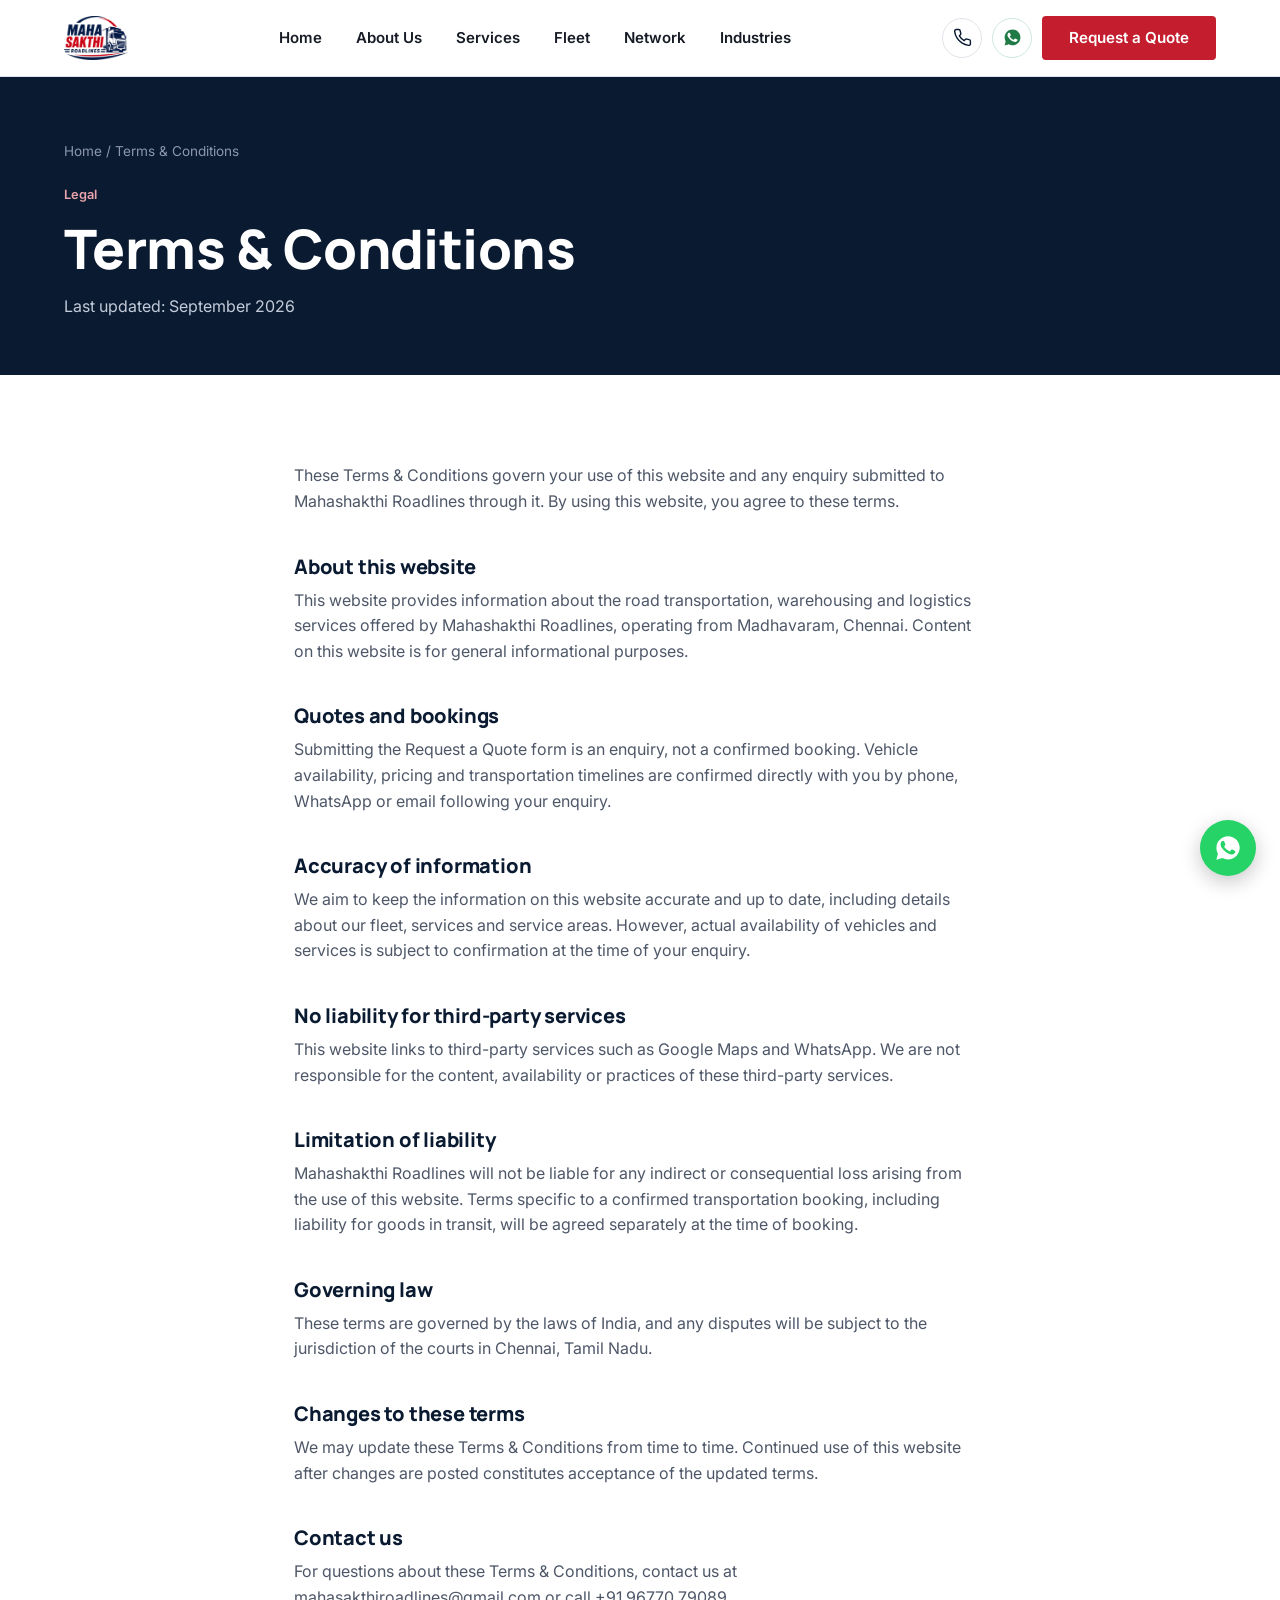
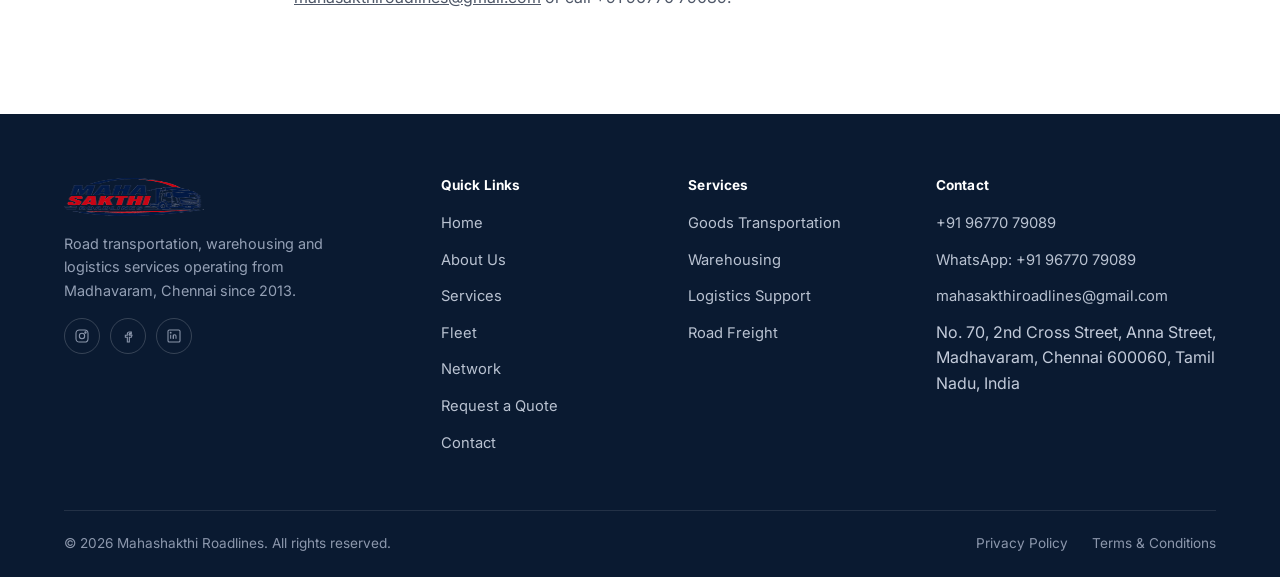
<file: terms.html>
<!DOCTYPE html>
<html lang="en">
<head>
<meta charset="UTF-8">
<meta name="viewport" content="width=device-width, initial-scale=1.0">
<title>Terms & Conditions | Mahashakthi Roadlines</title>
<meta name="description" content="Terms & Conditions for using the Mahashakthi Roadlines website and submitting transportation enquiries.">
<link rel="canonical" href="https://www.mahashakthiroadlines.com/terms.html">
<meta property="og:title" content="Terms & Conditions | Mahashakthi Roadlines">
<meta property="og:description" content="Terms & Conditions for using the Mahashakthi Roadlines website and submitting transportation enquiries.">
<meta property="og:type" content="website">
<meta property="og:image" content="https://www.mahashakthiroadlines.com/assets/logo-600.png">
<meta property="og:url" content="https://www.mahashakthiroadlines.com/terms.html">
<meta name="twitter:card" content="summary">
<link rel="icon" type="image/png" href="assets/favicon-32.png">
<link rel="apple-touch-icon" href="assets/apple-touch-icon.png">
<link rel="preconnect" href="https://fonts.googleapis.com">
<link rel="preconnect" href="https://fonts.gstatic.com" crossorigin>
<link href="https://fonts.googleapis.com/css2?family=Inter:wght@400;500;600;700&family=Manrope:wght@700;800&display=swap" rel="stylesheet">
<link rel="stylesheet" href="css/style.css">
</head>
<body>
  <header class="site-header">
    <div class="container header-inner">
      <a class="brand" href="index.html" aria-label="Mahashakthi Roadlines — Home">
        <img src="assets/logo-300.png" alt="Mahashakthi Roadlines logo" width="160" height="110">
      </a>
      <nav class="main-nav" aria-label="Primary">
        <a href="index.html">Home</a>
        <a href="about.html">About Us</a>
        <a href="services.html">Services</a>
        <a href="fleet.html">Fleet</a>
        <a href="network.html">Network</a>
        <a href="industries.html">Industries</a>
      </nav>
      <div class="header-actions">
        <a class="icon-btn call-desktop" href="tel:+919677079089" aria-label="Call Mahashakthi Roadlines"><svg viewBox="0 0 24 24" fill="none" stroke="currentColor" stroke-width="1.8"><path d="M22 16.92v3a2 2 0 0 1-2.18 2 19.79 19.79 0 0 1-8.63-3.07 19.5 19.5 0 0 1-6-6 19.79 19.79 0 0 1-3.07-8.67A2 2 0 0 1 4.11 2h3a2 2 0 0 1 2 1.72c.12.9.34 1.79.65 2.65a2 2 0 0 1-.45 2.11L8.09 9.91a16 16 0 0 0 6 6l1.43-1.43a2 2 0 0 1 2.11-.45c.86.31 1.75.53 2.65.65A2 2 0 0 1 22 16.92z"/></svg></a>
        <a class="icon-btn whatsapp" data-wa-link href="#" aria-label="Chat on WhatsApp"><svg viewBox="0 0 24 24" fill="currentColor"><path d="M12.04 2c-5.5 0-9.96 4.46-9.96 9.96 0 1.76.46 3.44 1.32 4.94L2 22l5.24-1.37c1.44.79 3.06 1.2 4.8 1.2h.01c5.5 0 9.96-4.46 9.96-9.96S17.55 2 12.04 2zm5.86 14.1c-.25.7-1.45 1.34-2 1.43-.53.08-1.2.11-1.94-.12-.45-.14-1.02-.33-1.76-.64-3.1-1.34-5.12-4.46-5.28-4.67-.16-.21-1.26-1.68-1.26-3.2s.79-2.28 1.07-2.59c.28-.31.6-.38.8-.38.2 0 .4 0 .58.01.19.01.44-.07.68.53.25.6.85 2.08.92 2.23.08.16.13.34.02.55-.1.21-.16.34-.31.52-.16.18-.33.4-.47.54-.16.16-.32.33-.14.64.19.31.83 1.37 1.78 2.22 1.22 1.09 2.25 1.43 2.56 1.59.31.16.49.13.67-.08.19-.21.79-.92 1-1.24.21-.31.42-.26.7-.16.29.1 1.83.86 2.15 1.02.31.16.52.23.6.36.08.13.08.75-.17 1.45z"/></svg></a>
        <a class="btn btn-primary" href="quote.html">Request a Quote</a>
        <button class="nav-toggle" aria-label="Open menu" aria-expanded="false"><svg viewBox="0 0 24 24" fill="none" stroke="currentColor" stroke-width="2"><path d="M4 7h16M4 12h16M4 17h16"/></svg></button>
      </div>
    </div>
  </header>

  <div class="mobile-nav" role="dialog" aria-label="Mobile menu">
    <div class="container">
      <div style="display:flex;justify-content:flex-end;padding:8px 0 4px;">
        <button class="nav-toggle" aria-label="Close menu"><svg viewBox="0 0 24 24" fill="none" stroke="currentColor" stroke-width="2"><path d="M6 6l12 12M18 6L6 18"/></svg></button>
      </div>
      <nav aria-label="Mobile primary">
        <a href="index.html">Home</a>
        <a href="about.html">About Us</a>
        <a href="services.html">Services</a>
        <a href="fleet.html">Fleet</a>
        <a href="network.html">Network</a>
        <a href="industries.html">Industries</a>
      </nav>
      <div class="mobile-nav-contact">
        <a class="btn btn-primary btn-block" href="quote.html">Request a Quote</a>
        <a class="btn btn-outline btn-block" href="tel:+919677079089"><svg viewBox="0 0 24 24" fill="none" stroke="currentColor" stroke-width="1.8"><path d="M22 16.92v3a2 2 0 0 1-2.18 2 19.79 19.79 0 0 1-8.63-3.07 19.5 19.5 0 0 1-6-6 19.79 19.79 0 0 1-3.07-8.67A2 2 0 0 1 4.11 2h3a2 2 0 0 1 2 1.72c.12.9.34 1.79.65 2.65a2 2 0 0 1-.45 2.11L8.09 9.91a16 16 0 0 0 6 6l1.43-1.43a2 2 0 0 1 2.11-.45c.86.31 1.75.53 2.65.65A2 2 0 0 1 22 16.92z"/></svg> Call +91 96770 79089</a>
        <a class="btn btn-outline btn-block" data-wa-link href="#"><svg viewBox="0 0 24 24" fill="currentColor"><path d="M12.04 2c-5.5 0-9.96 4.46-9.96 9.96 0 1.76.46 3.44 1.32 4.94L2 22l5.24-1.37c1.44.79 3.06 1.2 4.8 1.2h.01c5.5 0 9.96-4.46 9.96-9.96S17.55 2 12.04 2zm5.86 14.1c-.25.7-1.45 1.34-2 1.43-.53.08-1.2.11-1.94-.12-.45-.14-1.02-.33-1.76-.64-3.1-1.34-5.12-4.46-5.28-4.67-.16-.21-1.26-1.68-1.26-3.2s.79-2.28 1.07-2.59c.28-.31.6-.38.8-.38.2 0 .4 0 .58.01.19.01.44-.07.68.53.25.6.85 2.08.92 2.23.08.16.13.34.02.55-.1.21-.16.34-.31.52-.16.18-.33.4-.47.54-.16.16-.32.33-.14.64.19.31.83 1.37 1.78 2.22 1.22 1.09 2.25 1.43 2.56 1.59.31.16.49.13.67-.08.19-.21.79-.92 1-1.24.21-.31.42-.26.7-.16.29.1 1.83.86 2.15 1.02.31.16.52.23.6.36.08.13.08.75-.17 1.45z"/></svg> WhatsApp Us</a>
      </div>
    </div>
  </div>


  <section class="page-hero">
    <div class="container">
      <div class="breadcrumb"><a href="index.html">Home</a> / Terms &amp; Conditions</div>
      <span class="eyebrow">Legal</span>
      <h1>Terms &amp; Conditions</h1>
      <p>Last updated: September 2026</p>
    </div>
  </section>

  <section class="section">
    <div class="container legal-body">
      <p>These Terms &amp; Conditions govern your use of this website and any enquiry submitted to Mahashakthi Roadlines through it. By using this website, you agree to these terms.</p>

      <h2>About this website</h2>
      <p>This website provides information about the road transportation, warehousing and logistics services offered by Mahashakthi Roadlines, operating from Madhavaram, Chennai. Content on this website is for general informational purposes.</p>

      <h2>Quotes and bookings</h2>
      <p>Submitting the Request a Quote form is an enquiry, not a confirmed booking. Vehicle availability, pricing and transportation timelines are confirmed directly with you by phone, WhatsApp or email following your enquiry.</p>

      <h2>Accuracy of information</h2>
      <p>We aim to keep the information on this website accurate and up to date, including details about our fleet, services and service areas. However, actual availability of vehicles and services is subject to confirmation at the time of your enquiry.</p>

      <h2>No liability for third-party services</h2>
      <p>This website links to third-party services such as Google Maps and WhatsApp. We are not responsible for the content, availability or practices of these third-party services.</p>

      <h2>Limitation of liability</h2>
      <p>Mahashakthi Roadlines will not be liable for any indirect or consequential loss arising from the use of this website. Terms specific to a confirmed transportation booking, including liability for goods in transit, will be agreed separately at the time of booking.</p>

      <h2>Governing law</h2>
      <p>These terms are governed by the laws of India, and any disputes will be subject to the jurisdiction of the courts in Chennai, Tamil Nadu.</p>

      <h2>Changes to these terms</h2>
      <p>We may update these Terms &amp; Conditions from time to time. Continued use of this website after changes are posted constitutes acceptance of the updated terms.</p>

      <h2>Contact us</h2>
      <p>For questions about these Terms &amp; Conditions, contact us at <a href="mailto:mahasakthiroadlines@gmail.com">mahasakthiroadlines@gmail.com</a> or call +91 96770 79089.</p>
    </div>
  </section>

  <footer class="site-footer">
    <div class="container">
      <div class="footer-grid">
        <div class="footer-brand">
          <img src="assets/logo-300.png" alt="Mahashakthi Roadlines logo" width="140" height="96">
          <p>Road transportation, warehousing and logistics services operating from Madhavaram, Chennai since 2013.</p>
          <div class="footer-social" aria-label="Social media (accounts to be added)">
            <a href="#" aria-label="Instagram (coming soon)" tabindex="-1" aria-disabled="true"><svg viewBox="0 0 24 24" fill="none" stroke="currentColor" stroke-width="1.6"><rect x="3" y="3" width="18" height="18" rx="5"/><circle cx="12" cy="12" r="4"/><circle cx="17.2" cy="6.8" r="1"/></svg></a>
            <a href="#" aria-label="Facebook (coming soon)" tabindex="-1" aria-disabled="true"><svg viewBox="0 0 24 24" fill="none" stroke="currentColor" stroke-width="1.6"><path d="M14 9h3V6h-3c-1.66 0-3 1.34-3 3v2H8v3h3v7h3v-7h3l1-3h-4V9c0-.55.45-1 1-1z"/></svg></a>
            <a href="#" aria-label="LinkedIn (coming soon)" tabindex="-1" aria-disabled="true"><svg viewBox="0 0 24 24" fill="none" stroke="currentColor" stroke-width="1.6"><rect x="3" y="3" width="18" height="18" rx="2"/><line x1="7" y1="10" x2="7" y2="16"/><circle cx="7" cy="7" r="0.6" fill="currentColor"/><path d="M11 16v-4a2 2 0 0 1 4 0v4"/><line x1="11" y1="10" x2="11" y2="16"/></svg></a>
          </div>
        </div>
        <div class="footer-col">
          <h4>Quick Links</h4>
          <ul>
            <li><a href="index.html">Home</a></li>
            <li><a href="about.html">About Us</a></li>
            <li><a href="services.html">Services</a></li>
            <li><a href="fleet.html">Fleet</a></li>
            <li><a href="network.html">Network</a></li>
            <li><a href="quote.html">Request a Quote</a></li>
            <li><a href="contact.html">Contact</a></li>
          </ul>
        </div>
        <div class="footer-col">
          <h4>Services</h4>
          <ul>
            <li><a href="services.html">Goods Transportation</a></li>
            <li><a href="services.html">Warehousing</a></li>
            <li><a href="services.html">Logistics Support</a></li>
            <li><a href="services.html">Road Freight</a></li>
          </ul>
        </div>
        <div class="footer-col">
          <h4>Contact</h4>
          <ul>
            <li><a href="tel:+919677079089">+91 96770 79089</a></li>
            <li><a data-wa-link href="#">WhatsApp: +91 96770 79089</a></li>
            <li><a href="mailto:mahasakthiroadlines@gmail.com">mahasakthiroadlines@gmail.com</a></li>
            <li>No. 70, 2nd Cross Street, Anna Street, Madhavaram, Chennai&nbsp;600060, Tamil Nadu, India</li>
          </ul>
        </div>
      </div>
      <div class="footer-bottom">
        <span>&copy; 2026 Mahashakthi Roadlines. All rights reserved.</span>
        <span class="footer-bottom-links">
          <a href="privacy.html">Privacy Policy</a>
          <a href="terms.html">Terms &amp; Conditions</a>
        </span>
      </div>
    </div>
  </footer>

  <a class="wa-float" data-wa-link href="#" aria-label="Chat on WhatsApp"><svg viewBox="0 0 24 24" fill="currentColor"><path d="M12.04 2c-5.5 0-9.96 4.46-9.96 9.96 0 1.76.46 3.44 1.32 4.94L2 22l5.24-1.37c1.44.79 3.06 1.2 4.8 1.2h.01c5.5 0 9.96-4.46 9.96-9.96S17.55 2 12.04 2zm5.86 14.1c-.25.7-1.45 1.34-2 1.43-.53.08-1.2.11-1.94-.12-.45-.14-1.02-.33-1.76-.64-3.1-1.34-5.12-4.46-5.28-4.67-.16-.21-1.26-1.68-1.26-3.2s.79-2.28 1.07-2.59c.28-.31.6-.38.8-.38.2 0 .4 0 .58.01.19.01.44-.07.68.53.25.6.85 2.08.92 2.23.08.16.13.34.02.55-.1.21-.16.34-.31.52-.16.18-.33.4-.47.54-.16.16-.32.33-.14.64.19.31.83 1.37 1.78 2.22 1.22 1.09 2.25 1.43 2.56 1.59.31.16.49.13.67-.08.19-.21.79-.92 1-1.24.21-.31.42-.26.7-.16.29.1 1.83.86 2.15 1.02.31.16.52.23.6.36.08.13.08.75-.17 1.45z"/></svg></a>

  <div class="mobile-action-bar">
    <div class="row">
      <a href="tel:+919677079089"><svg viewBox="0 0 24 24" fill="none" stroke="currentColor" stroke-width="1.8"><path d="M22 16.92v3a2 2 0 0 1-2.18 2 19.79 19.79 0 0 1-8.63-3.07 19.5 19.5 0 0 1-6-6 19.79 19.79 0 0 1-3.07-8.67A2 2 0 0 1 4.11 2h3a2 2 0 0 1 2 1.72c.12.9.34 1.79.65 2.65a2 2 0 0 1-.45 2.11L8.09 9.91a16 16 0 0 0 6 6l1.43-1.43a2 2 0 0 1 2.11-.45c.86.31 1.75.53 2.65.65A2 2 0 0 1 22 16.92z"/></svg><span>Call</span></a>
      <a data-wa-link href="#"><svg viewBox="0 0 24 24" fill="currentColor"><path d="M12.04 2c-5.5 0-9.96 4.46-9.96 9.96 0 1.76.46 3.44 1.32 4.94L2 22l5.24-1.37c1.44.79 3.06 1.2 4.8 1.2h.01c5.5 0 9.96-4.46 9.96-9.96S17.55 2 12.04 2zm5.86 14.1c-.25.7-1.45 1.34-2 1.43-.53.08-1.2.11-1.94-.12-.45-.14-1.02-.33-1.76-.64-3.1-1.34-5.12-4.46-5.28-4.67-.16-.21-1.26-1.68-1.26-3.2s.79-2.28 1.07-2.59c.28-.31.6-.38.8-.38.2 0 .4 0 .58.01.19.01.44-.07.68.53.25.6.85 2.08.92 2.23.08.16.13.34.02.55-.1.21-.16.34-.31.52-.16.18-.33.4-.47.54-.16.16-.32.33-.14.64.19.31.83 1.37 1.78 2.22 1.22 1.09 2.25 1.43 2.56 1.59.31.16.49.13.67-.08.19-.21.79-.92 1-1.24.21-.31.42-.26.7-.16.29.1 1.83.86 2.15 1.02.31.16.52.23.6.36.08.13.08.75-.17 1.45z"/></svg><span>WhatsApp</span></a>
      <a href="quote.html"><span>Get a Quote</span></a>
    </div>
  </div>

  <script src="js/main.js"></script>

</body>
</html>
</file>
<file: css/style.css>
/* =========================================================
   MAHASHAKTHI ROADLINES — Design System
   Palette drawn from the company mark: deep navy, signal red,
   white. Two-family type system: Manrope for display/headings
   (a confident, route-sign geometry), Inter for body copy.
   Motif: a horizontal "route line" with mile-marker ticks,
   echoing the arc in the logo — used as a structural device,
   not decoration, wherever we mark a sequence or a journey.
   ========================================================= */

:root{
  --navy-900:#0A1A31;
  --navy-800:#11223F;
  --navy-700:#17335C;
  --navy-600:#1F4179;
  --red-600:#C41E2E;
  --red-700:#9E1622;
  --white:#FFFFFF;
  --gray-50:#F4F5F7;
  --gray-100:#ECEEF1;
  --gray-200:#DFE2E8;
  --gray-400:#9AA3B2;
  --ink:#161B26;
  --ink-soft:#4E5768;
  --ink-faint:#7A8394;

  --font-display:'Manrope', 'Segoe UI', sans-serif;
  --font-body:'Inter', 'Segoe UI', sans-serif;

  --container:1200px;
  --radius-sm:4px;
  --radius-md:6px;

  --shadow-card:0 1px 2px rgba(10,26,49,0.06), 0 8px 24px rgba(10,26,49,0.06);
}

*,*::before,*::after{box-sizing:border-box;}
html{scroll-behavior:smooth;}
@media (prefers-reduced-motion: reduce){
  html{scroll-behavior:auto;}
  *,*::before,*::after{animation-duration:0.001ms !important;animation-iteration-count:1 !important;transition-duration:0.001ms !important;scroll-behavior:auto !important;}
}

body{
  margin:0;
  font-family:var(--font-body);
  color:var(--ink);
  background:var(--white);
  line-height:1.6;
  font-size:16px;
  -webkit-font-smoothing:antialiased;
}

h1,h2,h3,h4{
  font-family:var(--font-display);
  color:var(--navy-900);
  line-height:1.15;
  margin:0 0 0.5em;
  letter-spacing:-0.01em;
}
h1{font-size:clamp(2.1rem,4.4vw,3.4rem); font-weight:800;}
h2{font-size:clamp(1.6rem,3vw,2.3rem); font-weight:800;}
h3{font-size:1.2rem; font-weight:700;}
p{margin:0 0 1em; color:var(--ink-soft); max-width:70ch;}
a{color:inherit;}
img{max-width:100%; display:block;}
ul{padding-left:1.2em;}

.container{max-width:var(--container); margin:0 auto; padding:0 24px;}
.section{padding:88px 0;}
.section--tight{padding:56px 0;}
.section--alt{background:var(--gray-50);}
.section--navy{background:var(--navy-900); color:var(--white);}
.section--navy h2, .section--navy h3{color:var(--white);}
.section--navy p{color:#B9C2D1;}

.eyebrow{
  display:inline-block;
  font-family:var(--font-body);
  font-weight:600;
  font-size:0.8rem;
  color:var(--red-600);
  margin-bottom:12px;
}

.section-head{max-width:640px; margin-bottom:44px;}
.section-head p{margin-top:10px;}

/* ---------- Buttons ---------- */
.btn{
  display:inline-flex;
  align-items:center;
  gap:8px;
  padding:13px 26px;
  font-family:var(--font-body);
  font-weight:600;
  font-size:0.95rem;
  border-radius:var(--radius-sm);
  text-decoration:none;
  border:1.5px solid transparent;
  cursor:pointer;
  transition:background 0.15s ease, color 0.15s ease, border-color 0.15s ease, transform 0.1s ease;
  line-height:1;
}
.btn svg{width:18px; height:18px; flex-shrink:0;}
.btn-primary{background:var(--red-600); color:var(--white);}
.btn-primary:hover{background:var(--red-700);}
.btn-outline{background:transparent; color:var(--navy-900); border-color:var(--navy-900);}
.btn-outline:hover{background:var(--navy-900); color:var(--white);}
.btn-outline-light{background:transparent; color:var(--white); border-color:rgba(255,255,255,0.5);}
.btn-outline-light:hover{background:var(--white); color:var(--navy-900); border-color:var(--white);}
.btn-ghost{background:transparent; color:var(--navy-900); padding:13px 6px;}
.btn-ghost:hover{color:var(--red-600);}
.btn-block{width:100%; justify-content:center;}
.btn:active{transform:translateY(1px);}

/* ---------- Header ---------- */
.site-header{
  position:sticky; top:0; z-index:1000;
  background:rgba(255,255,255,0.94);
  backdrop-filter:saturate(180%) blur(10px);
  border-bottom:1px solid var(--gray-200);
}
.header-inner{
  display:flex; align-items:center; justify-content:space-between;
  height:76px;
}
.brand{display:flex; align-items:center; gap:10px; text-decoration:none;}
.brand img{height:44px; width:auto;}
.brand-name{display:none;}

.main-nav{display:flex; align-items:center; gap:2px;}
.main-nav a{
  padding:10px 16px;
  font-weight:600;
  font-size:0.94rem;
  text-decoration:none;
  color:var(--ink);
  border-radius:var(--radius-sm);
  position:relative;
}
.main-nav a:hover{color:var(--navy-900); background:var(--gray-50);}
.main-nav a.active{color:var(--red-600);}
.main-nav a.active::after{
  content:"";
  position:absolute; left:16px; right:16px; bottom:4px;
  height:2px; background:var(--red-600);
}

.header-actions{display:flex; align-items:center; gap:10px;}
.icon-btn{
  display:flex; align-items:center; justify-content:center;
  width:40px; height:40px;
  border-radius:50%;
  color:var(--navy-900);
  text-decoration:none;
  border:1.5px solid var(--gray-200);
  transition:border-color 0.15s ease, color 0.15s ease;
}
.icon-btn:hover{border-color:var(--navy-900);}
.icon-btn svg{width:19px; height:19px;}
.icon-btn.whatsapp{color:#1F7A46; border-color:#CFE8DA;}
.icon-btn.whatsapp:hover{border-color:#1F7A46;}

.nav-toggle{
  display:none;
  width:44px; height:44px;
  border:none; background:none;
  align-items:center; justify-content:center;
  cursor:pointer;
}
.nav-toggle svg{width:24px; height:24px; color:var(--navy-900);}

.mobile-nav{
  display:none;
  position:fixed; inset:76px 0 0 0;
  background:var(--white);
  z-index:999;
  padding:24px;
  overflow-y:auto;
}
.mobile-nav.open{display:block;}
.mobile-nav a{
  display:block;
  padding:16px 4px;
  font-family:var(--font-display);
  font-size:1.3rem;
  font-weight:700;
  color:var(--navy-900);
  text-decoration:none;
  border-bottom:1px solid var(--gray-100);
}
.mobile-nav a.active{color:var(--red-600);}
.mobile-nav-contact{margin-top:28px; display:flex; flex-direction:column; gap:12px;}

/* ---------- Route motif ---------- */
.route-rule{
  display:flex; align-items:center; gap:0;
  width:100%; height:20px;
  margin:0 0 8px;
}
.route-rule svg{width:100%; height:100%; display:block;}

/* ---------- Hero ---------- */
.hero{
  background:var(--navy-900);
  color:var(--white);
  position:relative;
  overflow:hidden;
  padding:76px 0 0;
}
.hero-grid{
  display:grid;
  grid-template-columns:1.05fr 0.95fr;
  gap:40px;
  align-items:center;
  padding-bottom:64px;
}
.hero-badge{
  display:inline-flex; align-items:center; gap:8px;
  padding:7px 14px;
  border:1px solid rgba(255,255,255,0.25);
  border-radius:999px;
  font-size:0.82rem;
  font-weight:600;
  color:#D7DEEA;
  margin-bottom:22px;
}
.hero-badge .dot{width:7px; height:7px; border-radius:50%; background:var(--red-600); flex-shrink:0;}
.hero h1{color:var(--white); margin-bottom:22px;}
.hero p.lead{color:#C3CBDA; font-size:1.12rem; max-width:52ch; margin-bottom:32px;}
.hero-ctas{display:flex; gap:14px; flex-wrap:wrap;}

.hero-visual{position:relative;}
.route-panel{
  background:var(--navy-800);
  border:1px solid rgba(255,255,255,0.08);
  border-radius:var(--radius-md);
  padding:32px 28px 8px;
}
.route-panel-title{font-size:0.78rem; font-weight:600; letter-spacing:0.02em; color:#9BA8BE; margin-bottom:26px;}
.route-track{position:relative; padding-left:26px; margin-bottom:0;}
.route-track::before{
  content:"";
  position:absolute; left:6px; top:6px; bottom:6px; width:2px;
  background:linear-gradient(var(--red-600), rgba(255,255,255,0.15));
}
.route-stop{position:relative; padding-bottom:30px;}
.route-stop:last-child{padding-bottom:0;}
.route-stop::before{
  content:"";
  position:absolute; left:-26px; top:4px;
  width:13px; height:13px; border-radius:50%;
  background:var(--navy-800); border:2px solid var(--red-600);
}
.route-stop .fig{font-family:var(--font-display); font-weight:800; font-size:1.5rem; color:var(--white);}
.route-stop .lbl{font-size:0.86rem; color:#98A3B7;}

/* ---------- Stats strip ---------- */
.stats-strip{
  border-top:1px solid var(--gray-200);
  border-bottom:1px solid var(--gray-200);
}
.stats-row{
  display:grid;
  grid-template-columns:repeat(4,1fr);
}
.stat-cell{
  padding:34px 20px;
  text-align:left;
  border-left:1px solid var(--gray-200);
}
.stat-cell:first-child{border-left:none;}
.stat-fig{font-family:var(--font-display); font-weight:800; font-size:2.1rem; color:var(--navy-900);}
.stat-lbl{font-size:0.9rem; color:var(--ink-soft); margin-top:4px;}

/* ---------- Cards ---------- */
.grid{display:grid; gap:28px;}
.grid-2{grid-template-columns:repeat(2,1fr);}
.grid-3{grid-template-columns:repeat(3,1fr);}
.grid-4{grid-template-columns:repeat(4,1fr);}

.service-card{
  padding:30px 26px;
  background:var(--white);
  border:1px solid var(--gray-200);
  border-radius:var(--radius-md);
  transition:border-color 0.15s ease, box-shadow 0.15s ease, transform 0.15s ease;
}
.service-card:hover{border-color:var(--navy-700); box-shadow:var(--shadow-card); transform:translateY(-2px);}
.service-card .icon{width:42px; height:42px; color:var(--red-600); margin-bottom:18px;}
.service-card h3{margin-bottom:8px;}
.service-card p{font-size:0.95rem; margin-bottom:16px;}
.service-card .card-link{font-weight:600; font-size:0.9rem; color:var(--navy-900); text-decoration:none; display:inline-flex; align-items:center; gap:6px;}
.service-card .card-link:hover{color:var(--red-600);}
.service-card .card-link svg{width:14px; height:14px;}

.reason-row{
  display:flex; gap:18px;
  padding:22px 0;
  border-bottom:1px solid var(--gray-200);
}
.reason-row:first-child{padding-top:0;}
.reason-row .icon{width:30px; height:30px; color:var(--red-600); flex-shrink:0; margin-top:2px;}
.reason-row h3{margin-bottom:4px; font-size:1.05rem;}
.reason-row p{font-size:0.94rem; margin:0;}

.process-track{
  position:relative;
  display:grid;
  grid-template-columns:repeat(4,1fr);
  gap:24px;
  margin-top:12px;
}
.process-track::before{
  content:"";
  position:absolute; top:19px; left:6%; right:6%; height:2px;
  background:repeating-linear-gradient(to right, var(--gray-200) 0 8px, transparent 8px 14px);
}
.process-step{position:relative; padding-top:56px;}
.process-step .num{
  position:absolute; top:0; left:0;
  width:40px; height:40px; border-radius:50%;
  background:var(--navy-900); color:var(--white);
  font-family:var(--font-display); font-weight:800; font-size:1.05rem;
  display:flex; align-items:center; justify-content:center;
  z-index:1;
}
.process-step h3{font-size:1rem; margin-bottom:6px;}
.process-step p{font-size:0.92rem;}

/* ---------- Industry chips ---------- */
.industry-grid{display:grid; grid-template-columns:repeat(3,1fr); gap:1px; background:var(--gray-200); border:1px solid var(--gray-200);}
.industry-cell{background:var(--white); padding:26px 24px;}
.industry-cell h3{font-size:1rem; margin-bottom:6px;}
.industry-cell p{font-size:0.9rem; margin:0;}

/* ---------- CTA band ---------- */
.cta-band{
  background:var(--navy-900);
  color:var(--white);
  border-radius:var(--radius-md);
  padding:52px 48px;
  display:flex; align-items:center; justify-content:space-between; gap:32px;
  flex-wrap:wrap;
}
.cta-band h2{color:var(--white); margin-bottom:8px; font-size:1.7rem;}
.cta-band p{color:#B9C2D1; margin:0;}
.cta-band-actions{display:flex; gap:12px; flex-wrap:wrap;}

/* ---------- India map (SVG) ---------- */
.map-wrap{display:grid; grid-template-columns:1fr 1fr; gap:48px; align-items:center;}
.map-wrap svg{width:100%; height:auto;}
.map-legend{list-style:none; padding:0; margin:0;}
.map-legend li{display:flex; align-items:center; gap:10px; padding:10px 0; border-bottom:1px solid var(--gray-200); font-size:0.94rem;}
.map-legend li:last-child{border-bottom:none;}
.map-legend .swatch{width:12px; height:12px; border-radius:50%; flex-shrink:0;}

/* ---------- Timeline ---------- */
.timeline{border-left:2px solid var(--gray-200); padding-left:28px; margin-left:6px;}
.timeline-item{position:relative; padding-bottom:32px;}
.timeline-item:last-child{padding-bottom:0;}
.timeline-item::before{content:""; position:absolute; left:-33px; top:3px; width:11px; height:11px; border-radius:50%; background:var(--red-600);}
.timeline-item .yr{font-family:var(--font-display); font-weight:800; color:var(--navy-900);}

/* ---------- Values ---------- */
.value-list{display:grid; grid-template-columns:repeat(3,1fr); gap:24px;}
.value-item{padding:22px 0; border-top:2px solid var(--navy-900);}
.value-item h3{font-size:1rem;}
.value-item p{font-size:0.9rem; margin:0;}

/* ---------- Forms ---------- */
.form-card{
  background:var(--white);
  border:1px solid var(--gray-200);
  border-radius:var(--radius-md);
  padding:40px;
}
.form-grid{display:grid; grid-template-columns:1fr 1fr; gap:20px;}
.field{margin-bottom:20px;}
.field.full{grid-column:1 / -1;}
.field label{display:block; font-weight:600; font-size:0.88rem; margin-bottom:7px; color:var(--ink);}
.field .req{color:var(--red-600);}
.field input, .field select, .field textarea{
  width:100%;
  padding:12px 14px;
  border:1.5px solid var(--gray-200);
  border-radius:var(--radius-sm);
  font-family:var(--font-body);
  font-size:0.95rem;
  color:var(--ink);
  background:var(--white);
  transition:border-color 0.15s ease;
}
.field input:focus, .field select:focus, .field textarea:focus{
  outline:none; border-color:var(--navy-700);
  box-shadow:0 0 0 3px rgba(23,51,92,0.12);
}
.field textarea{resize:vertical; min-height:110px;}
.field .error-msg{display:none; color:var(--red-600); font-size:0.82rem; margin-top:6px;}
.field.has-error input, .field.has-error select, .field.has-error textarea{border-color:var(--red-600);}
.field.has-error .error-msg{display:block;}
.form-note{font-size:0.85rem; color:var(--ink-faint); margin-top:4px;}

.form-success{
  display:none;
  text-align:center;
  padding:56px 24px;
}
.form-success.show{display:block;}
.form-success .check{
  width:58px; height:58px; border-radius:50%;
  background:#E8F3EC; color:#1F7A46;
  display:flex; align-items:center; justify-content:center;
  margin:0 auto 20px;
}
.form-success .check svg{width:28px; height:28px;}

/* ---------- Contact ---------- */
.contact-grid{display:grid; grid-template-columns:0.9fr 1.1fr; gap:48px;}
.contact-item{display:flex; gap:16px; padding:18px 0; border-bottom:1px solid var(--gray-200);}
.contact-item:last-child{border-bottom:none;}
.contact-item .icon{width:22px; height:22px; color:var(--red-600); flex-shrink:0; margin-top:3px;}
.contact-item h3{font-size:0.95rem; margin-bottom:3px;}
.contact-item p{margin:0; font-size:0.94rem;}
.map-embed{border:1px solid var(--gray-200); border-radius:var(--radius-md); overflow:hidden; height:100%; min-height:360px;}
.map-embed iframe{width:100%; height:100%; min-height:360px; border:0; display:block;}

/* ---------- Fleet ---------- */
.fleet-card{border:1px solid var(--gray-200); border-radius:var(--radius-md); overflow:hidden; background:var(--white);}
.fleet-card .art{background:var(--navy-900); padding:34px; display:flex; align-items:center; justify-content:center;}
.fleet-card .art svg{width:100%; max-width:180px; height:auto; color:var(--white);}
.fleet-card .body{padding:22px 24px;}
.fleet-card h3{font-size:1.02rem; margin-bottom:6px;}
.fleet-card p{font-size:0.9rem; margin-bottom:0;}
.fleet-note{
  background:var(--gray-50);
  border:1px solid var(--gray-200);
  border-radius:var(--radius-md);
  padding:22px 26px;
  font-size:0.94rem;
  color:var(--ink-soft);
}

/* ---------- Placeholder notice (future features) ---------- */
.notice{
  display:flex; gap:12px;
  border:1px dashed var(--gray-400);
  border-radius:var(--radius-sm);
  padding:16px 18px;
  font-size:0.88rem;
  color:var(--ink-soft);
  background:var(--gray-50);
}
.notice svg{width:18px; height:18px; color:var(--ink-faint); flex-shrink:0; margin-top:1px;}

/* ---------- Footer ---------- */
.site-footer{background:var(--navy-900); color:#C3CBDA; padding-top:64px;}
.footer-grid{display:grid; grid-template-columns:1.6fr 1fr 1fr 1.3fr; gap:32px; padding-bottom:44px;}
.footer-brand img{height:38px; margin-bottom:16px;}
.footer-brand p{color:#94A0B5; font-size:0.9rem; max-width:32ch;}
.footer-col h4{font-family:var(--font-body); font-size:0.85rem; font-weight:700; color:var(--white); margin-bottom:16px; letter-spacing:0.01em;}
.footer-col ul{list-style:none; padding:0; margin:0;}
.footer-col li{margin-bottom:11px;}
.footer-col a{color:#B9C2D1; text-decoration:none; font-size:0.92rem;}
.footer-col a:hover{color:var(--white);}
.footer-social{display:flex; gap:10px; margin-top:16px;}
.footer-social a{
  width:36px; height:36px; border-radius:50%;
  border:1px solid rgba(255,255,255,0.18);
  display:flex; align-items:center; justify-content:center;
  color:#8C97AC;
}
.footer-social svg{width:16px; height:16px;}
.footer-bottom{
  border-top:1px solid rgba(255,255,255,0.1);
  padding:22px 0;
  display:flex; justify-content:space-between; align-items:center; flex-wrap:wrap; gap:12px;
  font-size:0.85rem; color:#8C97AC;
}
.footer-bottom-links a{color:#8C97AC; text-decoration:none; margin-left:20px;}
.footer-bottom-links a:hover{color:var(--white);}

/* ---------- Floating WhatsApp ---------- */
.wa-float{
  position:fixed; right:24px; bottom:24px; z-index:900;
  width:56px; height:56px; border-radius:50%;
  background:#25D366; color:var(--white);
  display:flex; align-items:center; justify-content:center;
  box-shadow:0 6px 20px rgba(0,0,0,0.22);
  text-decoration:none;
}
.wa-float svg{width:28px; height:28px;}

/* ---------- Mobile action bar ---------- */
.mobile-action-bar{
  display:none;
  position:fixed; left:0; right:0; bottom:0; z-index:950;
  background:var(--white);
  border-top:1px solid var(--gray-200);
  box-shadow:0 -4px 16px rgba(10,26,49,0.08);
}
.mobile-action-bar .row{display:grid; grid-template-columns:1fr 1fr 1.3fr;}
.mobile-action-bar a{
  display:flex; flex-direction:column; align-items:center; justify-content:center; gap:3px;
  padding:10px 4px 12px;
  text-decoration:none;
  font-size:0.72rem; font-weight:600;
  color:var(--navy-900);
  border-right:1px solid var(--gray-200);
}
.mobile-action-bar a:last-child{border-right:none; background:var(--red-600); color:var(--white);}
.mobile-action-bar svg{width:20px; height:20px;}

/* ---------- Page hero (inner pages) ---------- */
.page-hero{background:var(--navy-900); color:var(--white); padding:64px 0 56px;}
.page-hero .eyebrow{color:#E9A5AB;}
.page-hero h1{color:var(--white); margin-bottom:14px;}
.page-hero p{color:#C3CBDA; max-width:60ch; margin:0;}
.breadcrumb{font-size:0.85rem; color:#8C97AC; margin-bottom:18px;}
.breadcrumb a{color:#8C97AC; text-decoration:none;}
.breadcrumb a:hover{color:var(--white);}

/* ---------- Legal pages ---------- */
.legal-body h2{font-size:1.25rem; margin-top:2em;}
.legal-body p, .legal-body li{color:var(--ink-soft);}
.legal-body{max-width:74ch;}

/* ---------- Scroll reveal ----------
   Content must never depend on JavaScript to become visible, so
   .reveal is a plain, always-visible marker (kept in markup for any
   future enhancement). The one deliberate motion moment on the site
   is the hero's load-in animation below. */
.reveal{opacity:1;}

@keyframes fadeUpIn{
  from{opacity:0; transform:translateY(14px);}
  to{opacity:1; transform:translateY(0);}
}
.hero-copy{animation:fadeUpIn 0.6s ease both;}
.hero-visual{animation:fadeUpIn 0.6s ease 0.12s both;}

/* ---------- Utility ---------- */
.mt-0{margin-top:0;}
.text-center{text-align:center;}

/* =========================================================
   Responsive
   ========================================================= */
@media (max-width:1080px){
  .footer-grid{grid-template-columns:1fr 1fr;}
  .map-wrap{grid-template-columns:1fr;}
}

@media (max-width:960px){
  .main-nav{display:none;}
  .header-actions .icon-btn.call-desktop{display:none;}
  .nav-toggle{display:flex;}
  .hero-grid{grid-template-columns:1fr; padding-bottom:48px;}
  .stats-row{grid-template-columns:repeat(2,1fr);}
  .stat-cell:nth-child(3){border-left:none;}
  .grid-4{grid-template-columns:repeat(2,1fr);}
  .grid-3{grid-template-columns:repeat(2,1fr);}
  .grid-2{grid-template-columns:1fr;}
  .industry-grid{grid-template-columns:repeat(2,1fr);}
  .process-track{grid-template-columns:repeat(2,1fr); row-gap:36px;}
  .process-track::before{display:none;}
  .value-list{grid-template-columns:1fr 1fr;}
  .contact-grid{grid-template-columns:1fr;}
  .form-grid{grid-template-columns:1fr;}
  .cta-band{padding:40px 28px;}
  body{padding-bottom:64px;}
  .mobile-action-bar{display:block;}
  .wa-float{display:none;}
}

@media (max-width:640px){
  .section{padding:56px 0;}
  .footer-grid{grid-template-columns:1fr; gap:36px;}
  .grid-4{grid-template-columns:1fr;}
  .grid-3{grid-template-columns:1fr;}
  .industry-grid{grid-template-columns:1fr;}
  .stats-row{grid-template-columns:1fr 1fr;}
  .value-list{grid-template-columns:1fr;}
  .footer-bottom{flex-direction:column; align-items:flex-start;}
  .footer-bottom-links a{margin-left:0; margin-right:18px;}
  .cta-band{text-align:left;}
  .cta-band-actions{width:100%;}
  .cta-band-actions .btn{flex:1; justify-content:center;}
}
</file>
